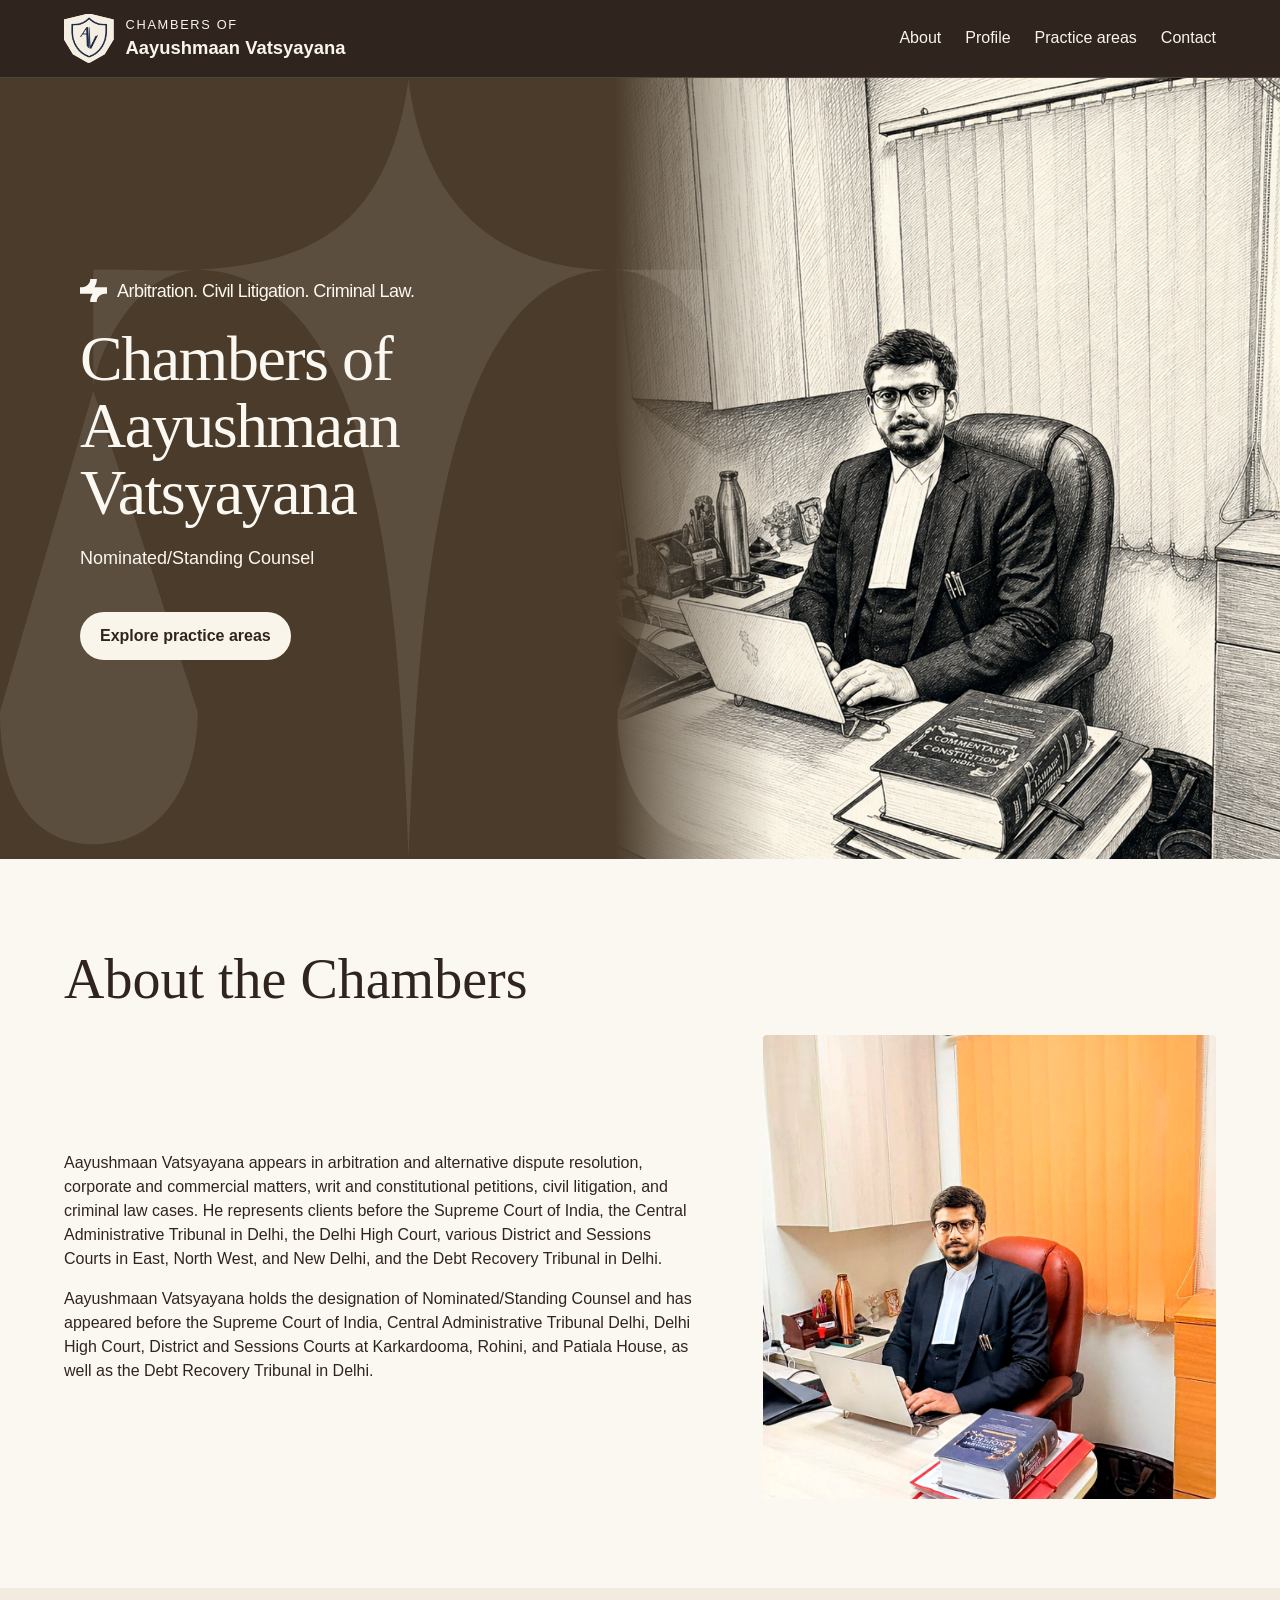
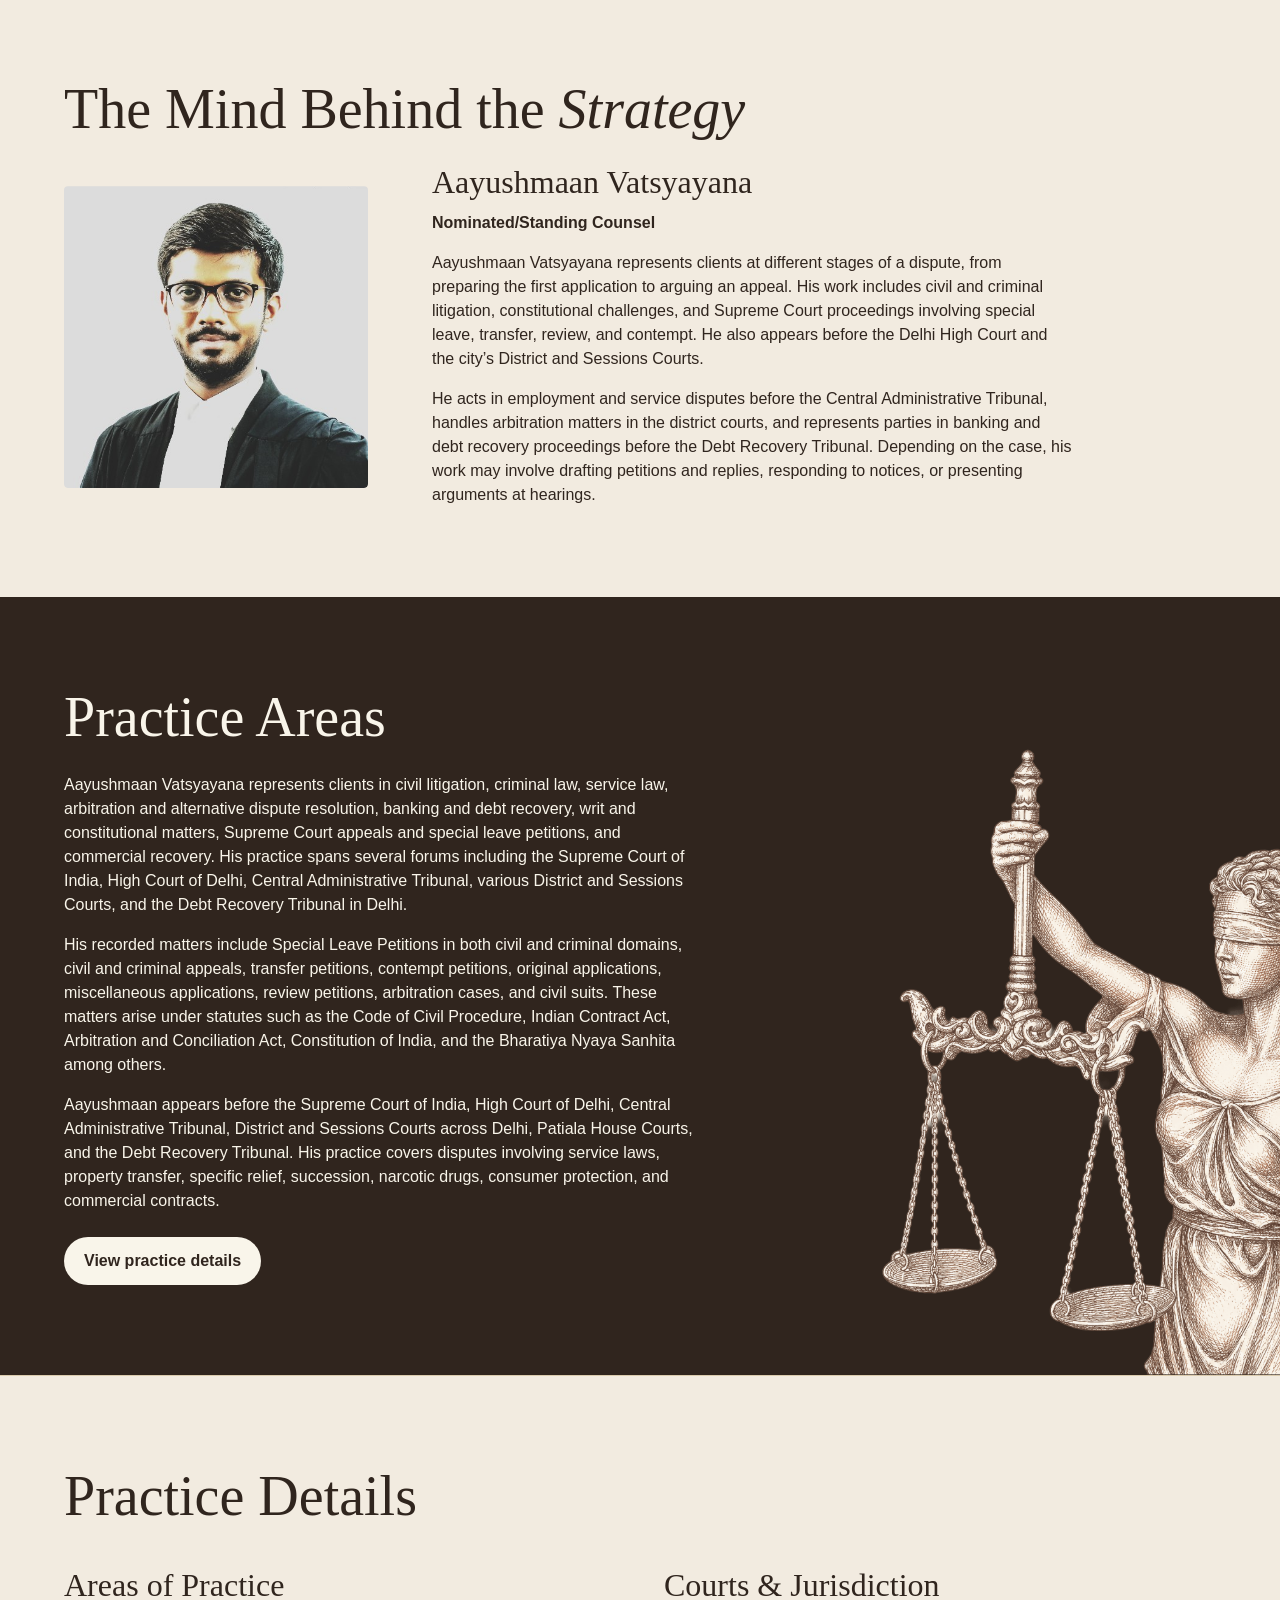
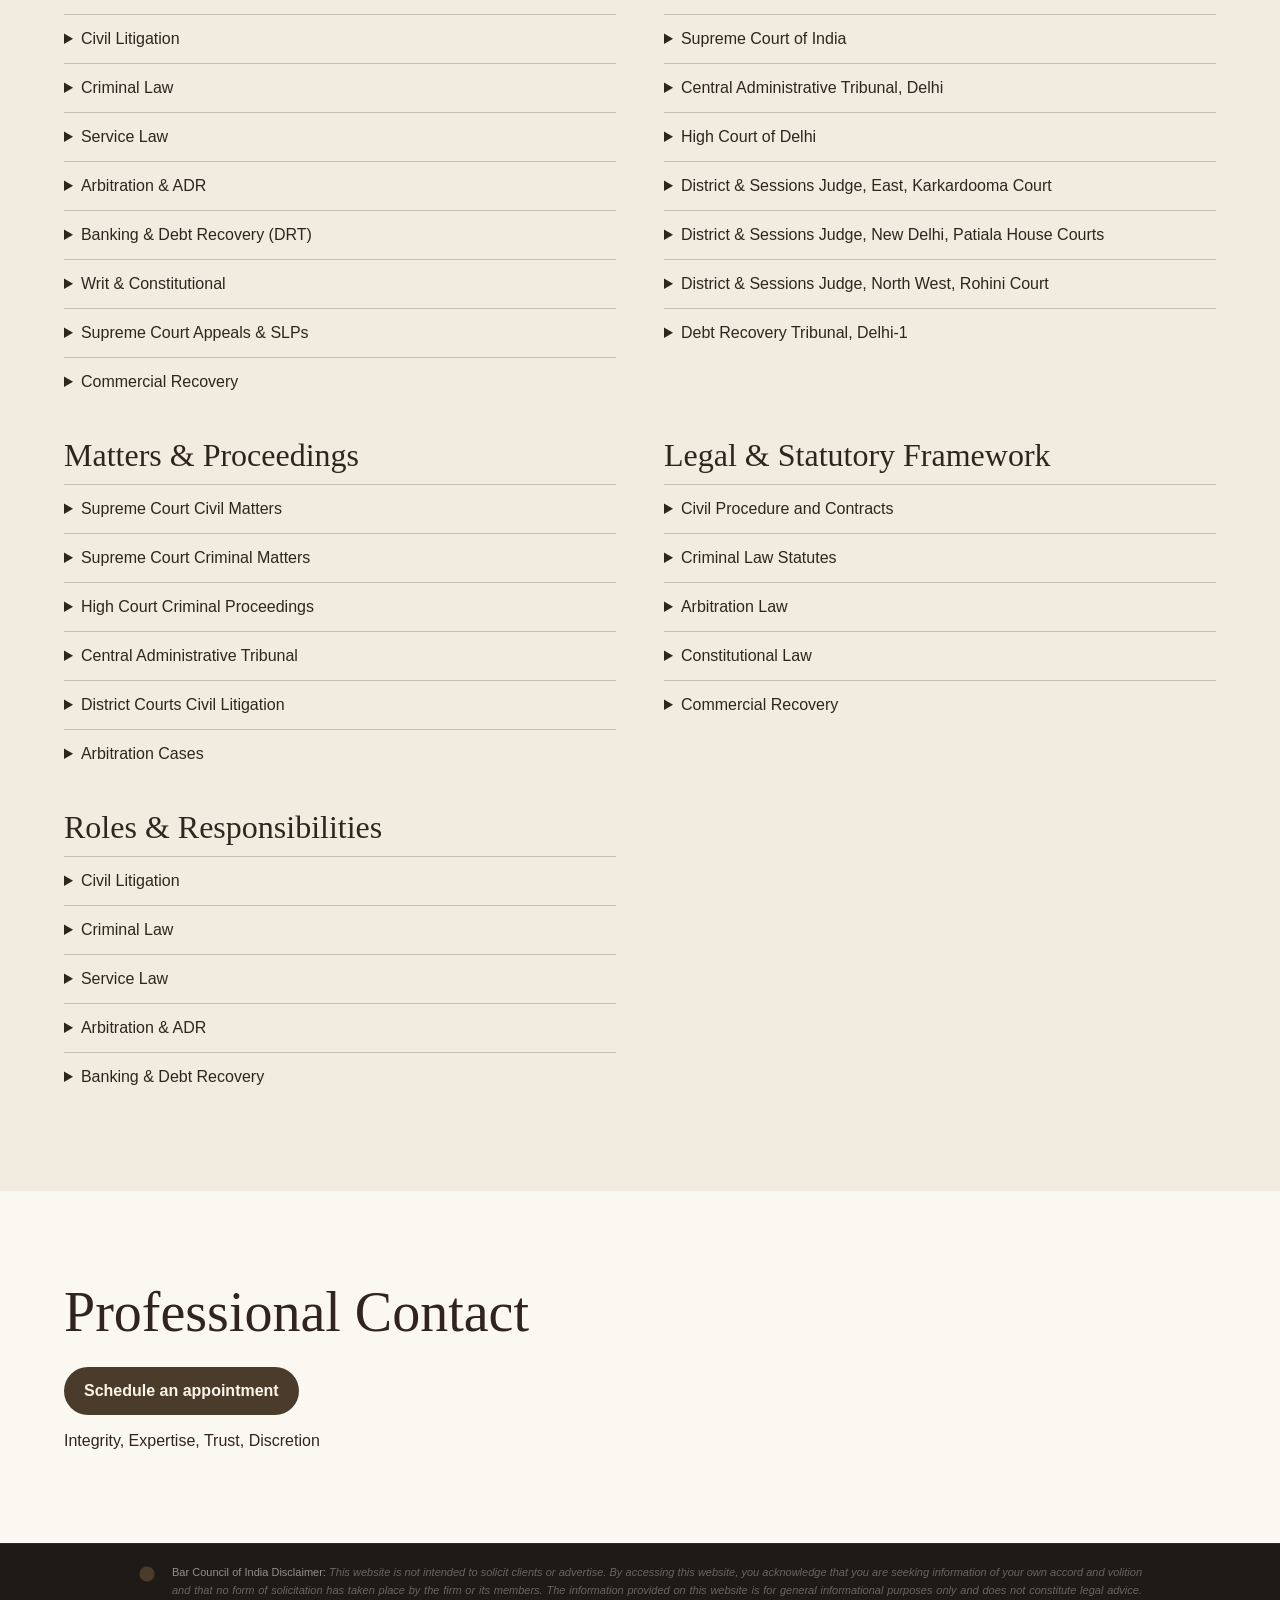
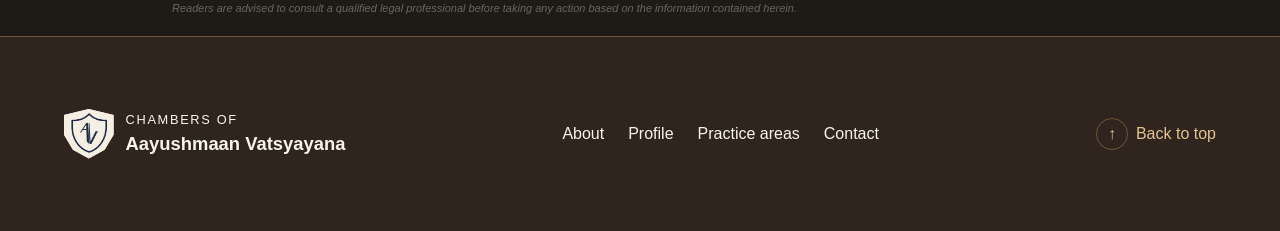
<file: index.html>
<!DOCTYPE html><html lang="en" class="jost_3e36cb27-module__GOVEQa__variable cormorant_garamond_97c65d7c-module__KWVokq__variable h-full"><head><meta charset="utf-8">
<meta http-equiv="Content-Security-Policy" content="default-src &#39;self&#39; data: blob:; script-src &#39;self&#39; &#39;unsafe-inline&#39; &#39;unsafe-eval&#39;; style-src &#39;self&#39; &#39;unsafe-inline&#39;; img-src &#39;self&#39; data: blob:; font-src &#39;self&#39; data:; media-src &#39;self&#39; data: blob:; connect-src &#39;self&#39;; frame-src &#39;self&#39;; worker-src &#39;self&#39; blob:; form-action &#39;self&#39;">


<meta name="viewport" content="width=device-width, initial-scale=1"><link rel="stylesheet" href="./assets/site/_next/static/chunks/3c9st355b9h98.__q189041d8.css" data-precedence="next"><title>Chambers of Aayushmaan Vatsyayana</title><meta name="description" content="Aayushmaan Vatsyayana, Nominated/Standing Counsel. Arbitration. Civil Litigation. Criminal Law."><link rel="icon" href="./assets/site/images/vatsyayana-logo.jpg" type="image/jpeg"><link rel="preload" href="./assets/site/_next/static/chunks/33ex3e_4hazko.__q189041d8.css" as="style"><link rel="stylesheet" href="./brand/brand.css">
<style data-sclf-ua-colours>:where(button,input,select,textarea){color:var(--sar-color-auto-000000, #1e1b16)}:where(input,select,textarea){background-color:var(--sar-color-auto-ffffff, #f5efe2)}</style><style data-sclf-logo-fit>img[data-sclf-logo]{object-fit:contain!important;max-height:100%!important}</style></head>
<body><main>
<section id="hero" class="flex w-full flex-col items-center bg-[#6d2c34] mx-auto" data-sar-section="home/s01-hero" data-sar-type="hero"><header class="home-header">
  <div class="home-header-inner">
    <a class="home-logo" href="#hero" aria-label="Chambers of Aayushmaan Vatsyayana">
      <span class="home-logo-emblem" aria-hidden="true"><img src="./assets/site/images/vatsyayana-logo.jpg" alt="" width="1188" height="750" loading="eager" decoding="async"></span>
      <span class="home-logo-title"><small>Chambers of</small><strong>Aayushmaan Vatsyayana</strong></span>
    </a>
    <nav class="home-desktop-nav" aria-label="Main navigation"><a href="#about-us">About</a><a href="#team">Profile</a><a href="#services">Practice areas</a><a href="#contact" data-open-appointment aria-haspopup="dialog">Contact</a></nav>
    <div class="home-mobile-menu">
      <button class="home-menu-toggle" type="button" aria-label="Open navigation menu" aria-expanded="false" aria-controls="home-mobile-nav">
        <span class="home-menu-icon" aria-hidden="true"><span></span><span></span><span></span></span>
      </button>
      <nav id="home-mobile-nav" aria-label="Mobile navigation" hidden>
        <a href="#hero">Home</a>
        <a href="#about-us">About</a>
        <a href="#services">Services</a>
        <a href="#contact" data-open-appointment aria-haspopup="dialog">Let’s Talk</a>
      </nav>
    </div>
  </div>
</header><div class="relative flex w-full justify-center overflow-hidden bg-[#6d2c34] home-hero-body"><div class="pointer-events-none absolute left-0 top-1/2 hidden -translate-y-1/2 sm:block w-[64%] max-w-[820px] aspect-[805/764]"><img alt="" loading="lazy" decoding="async" data-nimg="fill" class="object-contain object-left" style="position:absolute;height:100%;width:100%;left:0;top:0;right:0;bottom:0;color:transparent" src="./assets/site/images/hero-watermark.__q189041d8.svg"></div><div class="home-hero-engraving"><img src="./assets/site/images/vatsyayana-engraving.png" alt="Engraved portrait of Aayushmaan Vatsyayana at his desk" width="1080" height="1350" loading="eager" decoding="async"></div><div class="home-hero-content relative z-10 flex w-full max-w-[1570px] justify-center md:justify-start items-center px-5 sm:px-8 md:px-12 lg:px-20"><div class="flex home-hero-copy flex-col gap-6 md:gap-10 lg:pl-[34px]"><div class="flex flex-col gap-3 md:gap-5"><div style="opacity: 1; translate: none; rotate: none; scale: none; transform: translate(0px, 0px);" class="flex items-center gap-2.5"><img alt="" loading="lazy" width="27" height="23" decoding="async" data-nimg="1" class="shrink-0 w-5 h-4 md:w-[27px] md:h-[23px]" style="color:transparent" src="./assets/site/images/plus-icon.__q189041d8.svg"><p class="font-jost text-sm md:text-lg font-light tracking-[-0.54px] text-[#f9f5ea]">Arbitration. Civil Litigation. Criminal Law.</p></div><h1 style="opacity: 1; translate: none; rotate: none; scale: none; transform: translate(0px, 0px);" class="font-cormorant text-[42px] sm:text-[56px] md:text-[64px] lg:text-[72px] font-light leading-[1.05] tracking-[-1.5px] text-[#f9f5ea]">Chambers of <br>Aayushmaan Vatsyayana</h1><p class="home-hero-designation font-jost text-[#f9f5ea]">Nominated/Standing Counsel</p></div><div style="opacity: 1; translate: none; rotate: none; scale: none; transform: translate(0px, 0px);"><a class="home-action" href="#services">Explore practice areas</a></div></div></div></div></section>
<section id="about-us" class="home-section "><div class="home-section-inner"><h2>About the Chambers</h2><div class="home-split"><div class="home-prose"><p>Aayushmaan Vatsyayana appears in arbitration and alternative dispute resolution, corporate and commercial matters, writ and constitutional petitions, civil litigation, and criminal law cases. He represents clients before the Supreme Court of India, the Central Administrative Tribunal in Delhi, the Delhi High Court, various District and Sessions Courts in East, North West, and New Delhi, and the Debt Recovery Tribunal in Delhi.</p><p>Aayushmaan Vatsyayana holds the designation of Nominated/Standing Counsel and has appeared before the Supreme Court of India, Central Administrative Tribunal Delhi, Delhi High Court, District and Sessions Courts at Karkardooma, Rohini, and Patiala House, as well as the Debt Recovery Tribunal in Delhi.</p></div><img src="./assets/site/images/vatsyayana-office.png" alt="Aayushmaan Vatsyayana in his chambers" width="1080" height="1350" loading="lazy" decoding="async"></div></div></section>
<section id="team" class="home-section "><div class="home-section-inner"><h2>The Mind Behind the <em>Strategy</em></h2><div class="home-split home-profile"><img src="./assets/site/images/vatsyayana-headshot.jpg" alt="Aayushmaan Vatsyayana" width="500" height="500" loading="lazy" decoding="async"><div class="home-prose"><h3>Aayushmaan Vatsyayana</h3><p class="home-role">Nominated/Standing Counsel</p><p>Aayushmaan Vatsyayana represents clients at different stages of a dispute, from preparing the first application to arguing an appeal. His work includes civil and criminal litigation, constitutional challenges, and Supreme Court proceedings involving special leave, transfer, review, and contempt. He also appears before the Delhi High Court and the city’s District and Sessions Courts.</p><p>He acts in employment and service disputes before the Central Administrative Tribunal, handles arbitration matters in the district courts, and represents parties in banking and debt recovery proceedings before the Debt Recovery Tribunal. Depending on the case, his work may involve drafting petitions and replies, responding to notices, or presenting arguments at hearings.</p></div></div></div></section>
<section id="services" class="home-section home-section-dark"><div class="home-section-inner"><div class="practice-intro"><div><h2>Practice Areas</h2><div class="home-prose"><p>Aayushmaan Vatsyayana represents clients in civil litigation, criminal law, service law, arbitration and alternative dispute resolution, banking and debt recovery, writ and constitutional matters, Supreme Court appeals and special leave petitions, and commercial recovery. His practice spans several forums including the Supreme Court of India, High Court of Delhi, Central Administrative Tribunal, various District and Sessions Courts, and the Debt Recovery Tribunal in Delhi.</p><p>His recorded matters include Special Leave Petitions in both civil and criminal domains, civil and criminal appeals, transfer petitions, contempt petitions, original applications, miscellaneous applications, review petitions, arbitration cases, and civil suits. These matters arise under statutes such as the Code of Civil Procedure, Indian Contract Act, Arbitration and Conciliation Act, Constitution of India, and the Bharatiya Nyaya Sanhita among others.</p><p>Aayushmaan appears before the Supreme Court of India, High Court of Delhi, Central Administrative Tribunal, District and Sessions Courts across Delhi, Patiala House Courts, and the Debt Recovery Tribunal. His practice covers disputes involving service laws, property transfer, specific relief, succession, narcotic drugs, consumer protection, and commercial contracts.</p></div><a class="home-action practice-directory-link" href="#practice-directory">View practice details</a></div>
  <picture class="practice-engraving"><source media="(min-width: 768px)" srcset="./assets/site/_next/image.__q00c6fb45.png"><img alt="" width="1364" height="2050" loading="lazy" decoding="async"></picture>
</div></div></section>
<section id="practice-directory" class="home-section practice-directory" aria-labelledby="practice-directory-title">
  <div class="home-section-inner">
    <h2 id="practice-directory-title">Practice Details</h2>
    <div class="home-disclosure-grid"><div class="home-disclosures"><h3>Areas of Practice</h3><details><summary>Civil Litigation</summary><p>Aayushmaan Vatsyayana appears in civil litigation matters including Special Leave Petitions, civil appeals, transfer petitions, review petitions, civil suits, and curative petitions. His work includes contempt petitions and original applications before the Supreme Court of India and the Central Administrative Tribunal in Delhi, as well as proceedings before the District and Sessions Judge at Patiala House Courts. These matters involve statutes such as the Code of Civil Procedure, Limitation Act, and Indian Contract Act.</p></details><details><summary>Criminal Law</summary><p>He handles criminal law matters including Special Leave Petitions, criminal appeals, miscellaneous criminal applications, and transfer petitions. His appearances are recorded before the Supreme Court of India and the High Court of Delhi, representing petitioners and complainants. These matters are governed by the Bharatiya Nyaya Sanhita, Bharatiya Nagarik Suraksha Sanhita, and Bharatiya Sakshya Adhiniyam.</p></details><details><summary>Service Law</summary><p>Aayushmaan represents clients in service law matters through original applications before the Central Administrative Tribunal in Delhi. His practice covers issues related to appointment, probation, suspension, dismissal, promotion, seniority, and other service-related disputes.</p></details><details><summary>Arbitration &amp; ADR</summary><p>His arbitration practice includes arbitration cases before the District and Sessions Judge at Rohini Court, Delhi. These matters fall under the Arbitration and Conciliation Act and the Code of Civil Procedure.</p></details><details><summary>Banking &amp; Debt Recovery (DRT)</summary><p>He appears in securitisation applications before the Debt Recovery Tribunal, Delhi-1, handling matters related to banking and debt recovery.</p></details><details><summary>Writ &amp; Constitutional</summary><p>Aayushmaan handles writ petitions before the Supreme Court of India involving constitutional issues governed by the Constitution of India.</p></details><details><summary>Supreme Court Appeals &amp; SLPs</summary><p>He appears in Special Leave Petitions, civil appeals, and transfer petitions before the Supreme Court of India, representing clients in appellate matters.</p></details><details><summary>Commercial Recovery</summary><p>His commercial recovery practice involves civil suits before the District and Sessions Judge, Delhi, dealing with matters under the Indian Contract Act, Specific Relief Act, and Companies Act.</p></details></div><div class="home-disclosures"><h3>Courts &amp; Jurisdiction</h3><details><summary>Supreme Court of India</summary><p>Aayushmaan Vatsyayana appears in Special Leave Petitions and Criminal Appeals, as well as Transfer Petitions and Special Leave Petitions in civil matters before the Supreme Court of India. His practice here covers criminal law, civil litigation, and writ and constitutional matters.</p></details><details><summary>Central Administrative Tribunal, Delhi</summary><p>He represents clients in Miscellaneous Applications and Original Applications before the Central Administrative Tribunal in Delhi, focusing on service law matters.</p></details><details><summary>High Court of Delhi</summary><p>Vatsyayana appears in criminal miscellaneous matters before the High Court of Delhi, engaging with the criminal law practice area.</p></details><details><summary>District &amp; Sessions Judge, East, Karkardooma Court</summary><p>He appears before the District &amp; Sessions Judge at Karkardooma Court, East District, Delhi, handling matters within his practice scope.</p></details><details><summary>District &amp; Sessions Judge, New Delhi, Patiala House Courts</summary><p>His practice includes civil suits before the District and Sessions Judge at Patiala House Courts, New Delhi, within the civil litigation domain.</p></details><details><summary>District &amp; Sessions Judge, North West, Rohini Court</summary><p>Vatsyayana appears in arbitration cases before the District &amp; Sessions Judge at Rohini Court, North West Delhi, working within arbitration and alternative dispute resolution.</p></details><details><summary>Debt Recovery Tribunal, Delhi-1</summary><p>He represents matters involving securitisation applications before the Debt Recovery Tribunal, Delhi-1, focusing on banking and debt recovery.</p></details></div><div class="home-disclosures"><h3>Matters &amp; Proceedings</h3><details><summary>Supreme Court Civil Matters</summary><p>Aayushmaan Vatsyayana appears in Special Leave Petitions, Civil Appeals, Transfer Petitions, Review Petitions, and Miscellaneous Applications within civil litigation before the Supreme Court of India in New Delhi. He also represents clients in Contempt Petitions before this court.</p></details><details><summary>Supreme Court Criminal Matters</summary><p>His practice includes Special Leave Petitions, Criminal Appeals, Transfer Petitions, and related Miscellaneous Applications in criminal law before the Supreme Court of India, New Delhi.</p></details><details><summary>High Court Criminal Proceedings</summary><p>He appears in Criminal Miscellaneous matters before the High Court of Delhi, Delhi, involving various aspects of criminal law.</p></details><details><summary>Central Administrative Tribunal</summary><p>Aayushmaan Vatsyayana handles Original Applications and Miscellaneous Applications before the Central Administrative Tribunal, Delhi, focusing on service law matters.</p></details><details><summary>District Courts Civil Litigation</summary><p>His work includes Civil Suits before the District and Sessions Judge at Patiala House Courts, New Delhi, categorized under commercial civil matters.</p></details><details><summary>Arbitration Cases</summary><p>He represents parties in Arbitration Cases before the District and Sessions Judge at North West, Rohini Court, Delhi, under arbitration proceedings.</p></details></div><div class="home-disclosures"><h3>Legal &amp; Statutory Framework</h3><details><summary>Civil Procedure and Contracts</summary><p>His civil litigation practice involves the Code of Civil Procedure, 1908, the Limitation Act, 1963, and the Indian Contract Act, 1872.</p></details><details><summary>Criminal Law Statutes</summary><p>Criminal law matters in his practice are governed by the Bharatiya Nyaya Sanhita, 2023, the Bharatiya Nagarik Suraksha Sanhita, 2023, and the Bharatiya Sakshya Adhiniyam, 2023.</p></details><details><summary>Arbitration Law</summary><p>Arbitration and related dispute resolution matters fall under the Arbitration and Conciliation Act, 1996.</p></details><details><summary>Constitutional Law</summary><p>His work in writ and constitutional matters involves the Constitution of India.</p></details><details><summary>Commercial Recovery</summary><p>Commercial recovery proceedings in his practice are governed by the Specific Relief Act, 1963, and the Companies Act, 2013.</p></details></div><div class="home-disclosures"><h3>Roles &amp; Responsibilities</h3><details><summary>Civil Litigation</summary><p>Represents parties in contempt petitions, original applications, and review petitions before the Supreme Court and the Central Administrative Tribunal, Delhi, managing pleadings, notices, and arguments.</p></details><details><summary>Criminal Law</summary><p>Acts for petitioners and complainants in special leave petitions, criminal appeals, and miscellaneous criminal applications before the Supreme Court and Delhi High Court.</p></details><details><summary>Service Law</summary><p>Engages in service law matters, representing clients in relevant proceedings.</p></details><details><summary>Arbitration &amp; ADR</summary><p>Handles arbitration cases before the District &amp; Sessions Judge, overseeing petitions, notices, replies, and hearings.</p></details><details><summary>Banking &amp; Debt Recovery</summary><p>Appears in banking and debt recovery matters before the Debt Recovery Tribunal, managing procedural stages and hearings.</p></details></div></div></div></section>
<section id="contact" class="home-section "><div class="home-section-inner"><h2>Professional Contact</h2><button class="home-action" type="button" data-open-appointment aria-haspopup="dialog">Schedule an appointment</button><p>Integrity, Expertise, Trust, Discretion</p></div></section>
</main>
<section class="flex w-full flex-col items-center justify-center border-t border-[rgba(184,147,90,0.15)] bg-[#111] px-5 sm:px-8 md:px-16 lg:px-[138px] py-[19px] mx-auto" data-sar-section="home/s11-content" data-sar-type="content"><div class="flex w-full items-start gap-3 md:gap-4"><img alt="" loading="lazy" width="18" height="18" decoding="async" data-nimg="1" class="mt-0.5 shrink-0" style="color:transparent" src="./assets/site/images/disclaimer-icon.__q189041d8.svg"><p class="text-justify font-jost text-[11px] leading-[18.15px]"><span class="font-medium text-white/55">Bar Council of India Disclaimer:</span><span class="font-light italic text-white/35"> This website is not intended to solicit clients or advertise. By accessing this website, you acknowledge that you are seeking information of your own accord and volition and that no form of solicitation has taken place by the firm or its members. The information provided on this website is for general informational purposes only and does not constitute legal advice. Readers are advised to consult a qualified legal professional before taking any action based on the information contained herein.</span></p></div></section>
<footer class="home-footer"><div class="home-footer-inner"><a class="home-logo" href="#hero" aria-label="Chambers of Aayushmaan Vatsyayana">
      <span class="home-logo-emblem" aria-hidden="true"><img src="./assets/site/images/vatsyayana-logo.jpg" alt="" width="1188" height="750" loading="eager" decoding="async"></span>
      <span class="home-logo-title"><small>Chambers of</small><strong>Aayushmaan Vatsyayana</strong></span>
    </a><nav aria-label="Footer navigation"><a href="#about-us">About</a><a href="#team">Profile</a><a href="#services">Practice areas</a><a href="#contact" data-open-appointment aria-haspopup="dialog">Contact</a></nav><a class="home-back-top" href="#hero"><span aria-hidden="true">↑</span> Back to top</a></div></footer>

<dialog id="appointment-dialog" class="appointment-dialog" aria-labelledby="appointment-title">
  <div class="appointment-heading">
    <div>
      <h2 id="appointment-title">Schedule an <em>Appointment</em></h2>
      <p>Prepare a request to send via LinkedIn.</p>
    </div>
    <form method="dialog"><button class="appointment-close" aria-label="Close appointment form">&times;</button></form>
  </div>
  <div class="appointment-body">
    <form id="appointment-form" class="appointment-fields" method="dialog">
      <label>Full name<input name="name" autocomplete="name" required autofocus></label>
      <label>Mobile number<input name="phone" type="tel" autocomplete="tel" placeholder="+91 00000 00000" required></label>
      <label class="appointment-wide">Email address<input name="email" type="email" autocomplete="email" required></label>
      <label class="appointment-wide">Matter type
        <select name="matter" required>
          <option value="">Select area of practice</option>
          <option>Civil Litigation</option><option>Criminal Law</option><option>Service Law</option>
          <option>Arbitration &amp; ADR</option><option>Banking &amp; Debt Recovery</option>
          <option>Writ &amp; Constitutional</option><option>Supreme Court Appeals &amp; SLPs</option>
          <option>Commercial Recovery</option><option>Other</option>
        </select>
      </label>
      <label>Preferred date<input name="date" type="date" required></label>
      <label>Preferred time (IST)
        <select name="time" required>
          <option value="">Select a time slot</option>
          <option>Morning (9 am–12 pm)</option>
          <option>Afternoon (12–4 pm)</option>
          <option>Evening (4–7 pm)</option>
        </select>
      </label>
      <label class="appointment-wide">Brief description (optional)<textarea name="description" rows="3" maxlength="1200"></textarea></label>
      <button class="home-action appointment-wide" type="submit">Prepare appointment request</button>
    </form>
    <div id="appointment-draft" class="appointment-draft" hidden>
      <label for="appointment-message">Your request</label>
      <textarea id="appointment-message" rows="8" readonly></textarea>
      <div class="appointment-actions">
        <button type="button" class="home-action" id="appointment-copy">Copy request</button>
        <a href="https://www.linkedin.com/in/aayushmaan-vatsyayana-6444554b" target="_blank" rel="noopener">Open LinkedIn</a>
      </div>
      <p id="appointment-status" role="status">Copy the request and paste it into a LinkedIn message to send it.</p>
    </div>
  </div>
</dialog>
<script src="./runtime/homepage.js" defer></script>
</body></html>
</file>
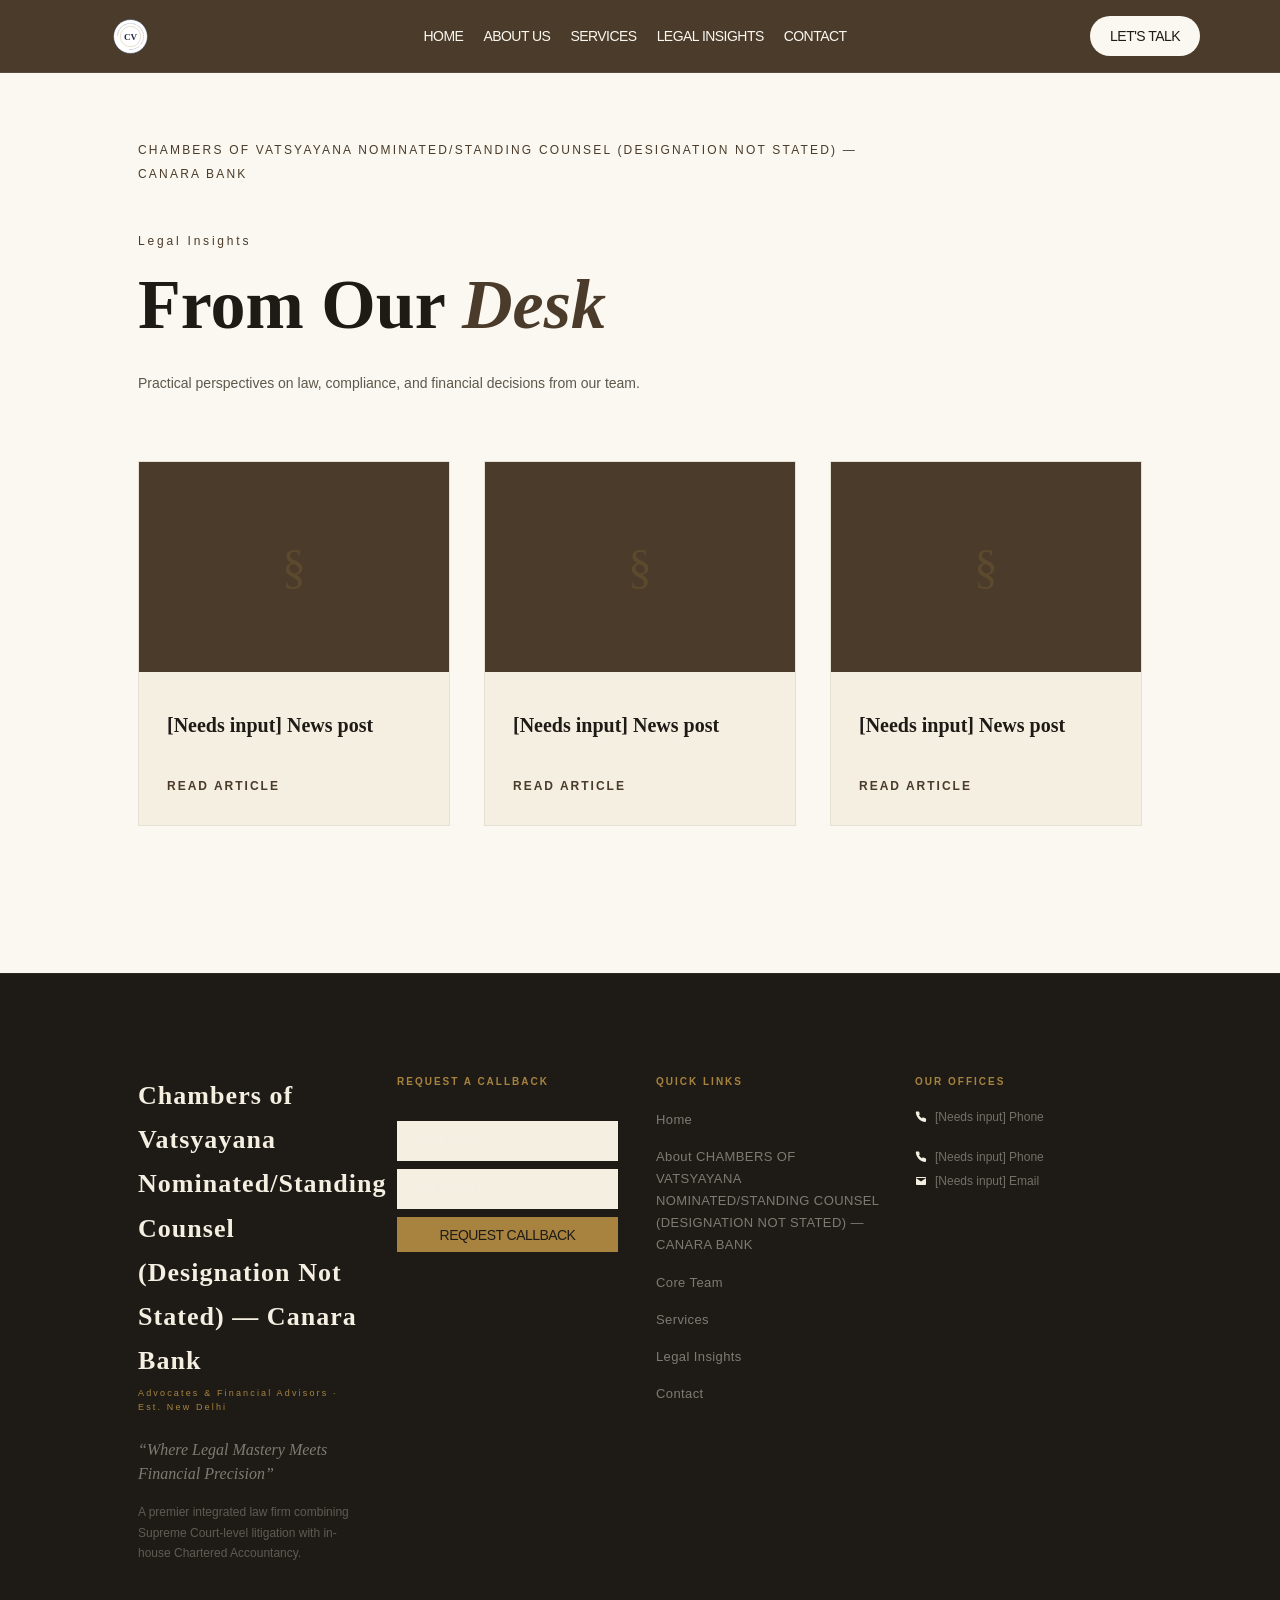
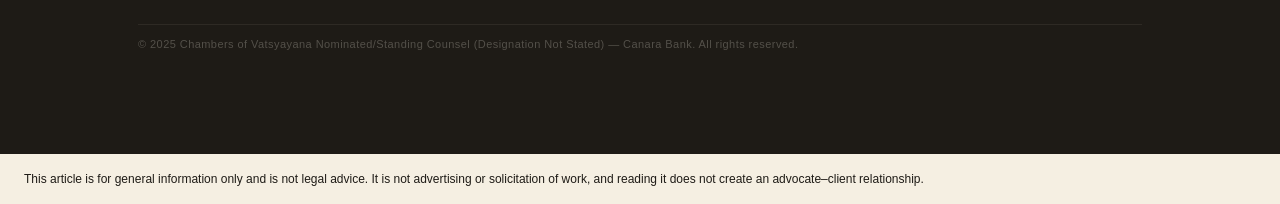
<file: blog/index.html>
<!DOCTYPE html><html lang="en" class="jost_3e36cb27-module__GOVEQa__variable cormorant_garamond_97c65d7c-module__KWVokq__variable h-full"><head><meta charset="utf-8">
<meta http-equiv="Content-Security-Policy" content="default-src &#39;self&#39; data: blob:; script-src &#39;self&#39; &#39;unsafe-inline&#39; &#39;unsafe-eval&#39;; style-src &#39;self&#39; &#39;unsafe-inline&#39;; img-src &#39;self&#39; data: blob:; font-src &#39;self&#39; data:; media-src &#39;self&#39; data: blob:; connect-src &#39;self&#39;; frame-src &#39;self&#39;; worker-src &#39;self&#39; blob:; form-action &#39;self&#39;">


<meta name="viewport" content="width=device-width, initial-scale=1"><link rel="stylesheet" href="../assets/site/_next/static/chunks/3c9st355b9h98.__q189041d8.css" data-precedence="next"><link rel="preload" as="script" fetchpriority="low" href="../assets/site/_next/static/chunks/0iq1i69206cyl.__q189041d8.js"><title>Chambers of Vatsyayana Nominated/Standing Counsel (Designation Not Stated) — Canara Bank</title><meta name="description" content="Counsel grounded in the law&#39;s long tradition."><link rel="icon" href="data:image/svg+xml,%3Csvg%20xmlns%3D%22http%3A%2F%2Fwww.w3.org%2F2000%2Fsvg%22%20width%3D%22200%22%20height%3D%22200%22%20viewBox%3D%220%200%20200%20200%22%3E%3Cdefs%3E%3Cpath%20id%3D%22scl-monogram-ring%22%20d%3D%22M26%2C100a74%2C74%200%201%2C1%20148%2C0a74%2C74%200%201%2C1%20-148%2C0%22%2F%3E%3C%2Fdefs%3E%3Ccircle%20cx%3D%22100%22%20cy%3D%22100%22%20r%3D%2297%22%20fill%3D%22white%22%20stroke%3D%22%231f2a44%22%20stroke-width%3D%223%22%2F%3E%3Ccircle%20cx%3D%22100%22%20cy%3D%22100%22%20r%3D%2258%22%20fill%3D%22none%22%20stroke%3D%22%23a8833f%22%20stroke-width%3D%221.5%22%2F%3E%3Ctext%20font-family%3D%22%26apos%3BCormorant%20Garamond%26apos%3B%2C%20Georgia%2C%20%26apos%3BTimes%20New%20Roman%26apos%3B%2C%20serif%22%20font-size%3D%227%22%20letter-spacing%3D%221.26%22%20fill%3D%22%231f2a44%22%3E%3CtextPath%20href%3D%22%23scl-monogram-ring%22%20startOffset%3D%2225%25%22%20text-anchor%3D%22middle%22%20dominant-baseline%3D%22middle%22%3ECHAMBERS%20OF%20VATSYAYANA%20%C2%B7%20NOMINATED%2FSTANDING%20COUNSEL%20(DESIGNATION%20NOT%20STATED)%20%E2%80%94%20CANARA%20BANK%3C%2FtextPath%3E%3C%2Ftext%3E%3Ctext%20x%3D%22100%22%20y%3D%22100%22%20text-anchor%3D%22middle%22%20dominant-baseline%3D%22central%22%20font-family%3D%22%26apos%3BCormorant%20Garamond%26apos%3B%2C%20Georgia%2C%20%26apos%3BTimes%20New%20Roman%26apos%3B%2C%20serif%22%20font-size%3D%2252%22%20font-weight%3D%22600%22%20fill%3D%22%231f2a44%22%3ECV%3C%2Ftext%3E%3C%2Fsvg%3E"><link rel="preload" href="../assets/site/_next/static/chunks/33ex3e_4hazko.__q189041d8.css" as="style"><link rel="stylesheet" href="../brand/brand.css">
<style data-sclf-ua-colours>:where(button,input,select,textarea){color:var(--sar-color-auto-000000, #1e1b16)}:where(input,select,textarea){background-color:var(--sar-color-auto-ffffff, #f5efe2)}</style><style data-sclf-logo-fit>img[data-sclf-logo]{object-fit:contain!important;max-height:100%!important}</style></head><body class="min-h-full flex flex-col bg-white"><div hidden=""></div><div class="min-h-screen bg-[#f8f3eb] text-[#1a1a1a]"><header class="sticky top-0 z-50 border-b border-white/10 bg-[#6b1f2a]" data-sar-section="blog/s01-navigation" data-sar-type="navigation"><div class="mx-auto flex w-full max-w-[1570px] items-center justify-between px-5 py-4 sm:px-8 md:px-12 lg:px-20"><a class="inline-flex items-center" href="../index.html"><button type="button" class="inline-flex cursor-pointer items-center gap-2.5 transition-opacity duration-200 hover:opacity-80" aria-label="Go to home"><img alt="CHAMBERS OF VATSYAYANA NOMINATED/STANDING COUNSEL (DESIGNATION NOT STATED) — CANARA BANK" width="100" height="35" decoding="async" data-nimg="1" class="h-[35px] w-[100px] object-contain transition-opacity duration-200 hover:opacity-80" style="color:transparent" src="data:image/svg+xml,%3Csvg%20xmlns%3D%22http%3A%2F%2Fwww.w3.org%2F2000%2Fsvg%22%20width%3D%22200%22%20height%3D%22200%22%20viewBox%3D%220%200%20200%20200%22%3E%3Cdefs%3E%3Cpath%20id%3D%22scl-monogram-ring%22%20d%3D%22M26%2C100a74%2C74%200%201%2C1%20148%2C0a74%2C74%200%201%2C1%20-148%2C0%22%2F%3E%3C%2Fdefs%3E%3Ccircle%20cx%3D%22100%22%20cy%3D%22100%22%20r%3D%2297%22%20fill%3D%22white%22%20stroke%3D%22%231f2a44%22%20stroke-width%3D%223%22%2F%3E%3Ccircle%20cx%3D%22100%22%20cy%3D%22100%22%20r%3D%2258%22%20fill%3D%22none%22%20stroke%3D%22%23a8833f%22%20stroke-width%3D%221.5%22%2F%3E%3Ctext%20font-family%3D%22%26apos%3BCormorant%20Garamond%26apos%3B%2C%20Georgia%2C%20%26apos%3BTimes%20New%20Roman%26apos%3B%2C%20serif%22%20font-size%3D%227%22%20letter-spacing%3D%221.26%22%20fill%3D%22%231f2a44%22%3E%3CtextPath%20href%3D%22%23scl-monogram-ring%22%20startOffset%3D%2225%25%22%20text-anchor%3D%22middle%22%20dominant-baseline%3D%22middle%22%3ECHAMBERS%20OF%20VATSYAYANA%20%C2%B7%20NOMINATED%2FSTANDING%20COUNSEL%20(DESIGNATION%20NOT%20STATED)%20%E2%80%94%20CANARA%20BANK%3C%2FtextPath%3E%3C%2Ftext%3E%3Ctext%20x%3D%22100%22%20y%3D%22100%22%20text-anchor%3D%22middle%22%20dominant-baseline%3D%22central%22%20font-family%3D%22%26apos%3BCormorant%20Garamond%26apos%3B%2C%20Georgia%2C%20%26apos%3BTimes%20New%20Roman%26apos%3B%2C%20serif%22%20font-size%3D%2252%22%20font-weight%3D%22600%22%20fill%3D%22%231f2a44%22%3ECV%3C%2Ftext%3E%3C%2Fsvg%3E" data-sclf-logo=""></button></a><nav class="hidden items-center gap-5 md:flex"><a class="font-jost text-sm font-normal uppercase tracking-[-0.54px] text-[#f9f5ea] transition-opacity duration-200 hover:opacity-80" href="../index.html">Home</a><a class="font-jost text-sm font-normal uppercase tracking-[-0.54px] text-[#f9f5ea] transition-opacity duration-200 hover:opacity-80" href="../index.html#about-us">About Us</a><a class="font-jost text-sm font-normal uppercase tracking-[-0.54px] text-[#f9f5ea] transition-opacity duration-200 hover:opacity-80" href="../index.html#services">Services</a><a class="font-jost text-sm font-normal uppercase tracking-[-0.54px] text-[#f9f5ea] transition-opacity duration-200 hover:opacity-80" href="../blog/index.html">Legal Insights</a><a class="font-jost text-sm font-normal uppercase tracking-[-0.54px] text-[#f9f5ea] transition-opacity duration-200 hover:opacity-80" href="../index.html#contact">Contact</a></nav><a class="rounded-full bg-[#f9f5ea] px-5 py-2.5 font-jost text-sm font-normal uppercase tracking-[-0.54px] text-[#1a1a1a] transition-all duration-200 hover:bg-white" href="../index.html#contact">Let&#39;s talk</a></div></header>
<div class="w-full" data-sar-section="blog/s02-hero" data-sar-type="hero"><main class="min-h-screen bg-[#f8f3eb] px-5 py-16 sm:px-8 md:px-16 lg:px-[138px]"><div class="mx-auto flex w-full max-w-[1280px] flex-col gap-12 md:gap-16"><header class="max-w-[720px]"><a class="font-jost text-xs uppercase tracking-[2.2px] text-[#6b1f2a] transition-colors hover:text-[#b8935a]" href="../index.html">Chambers of Vatsyayana Nominated/Standing Counsel (Designation Not Stated) — Canara Bank</a><p class="mt-12 font-jost text-xs tracking-[2.8px] text-[#b8935a]">Legal Insights</p><h1 class="mt-3 font-cormorant text-[48px] font-semibold leading-tight text-[#1a1a1a] md:text-[70px]">From Our <span class="italic text-[#6b1f2a]">Desk</span></h1><p class="mt-5 max-w-[620px] font-jost text-sm font-light leading-7 text-[#777]">Practical perspectives on law, compliance, and financial decisions from our team.</p></header><div class="grid grid-cols-1 gap-6 sm:grid-cols-2 lg:grid-cols-3 md:gap-[34px]"><article class="group overflow-hidden border border-black/[0.07] bg-white transition-shadow duration-300 hover:shadow-xl"><a class="block" href="../blog/the-security-cheque-trap/index.html"><div class="relative h-[210px] overflow-hidden"><img alt="" loading="lazy" decoding="async" data-nimg="fill" class="blog-img-zoom object-cover" style="position:absolute;height:100%;width:100%;left:0;top:0;right:0;bottom:0;color:transparent" sizes="100vw" src="data:image/svg+xml,%3Csvg%20xmlns%3D%22http%3A%2F%2Fwww.w3.org%2F2000%2Fsvg%22%20viewBox%3D%220%200%2016%209%22%3E%3Crect%20width%3D%2216%22%20height%3D%229%22%20fill%3D%22%234a3b2a%22%2F%3E%3C%2Fsvg%3E"><span class="absolute left-1/2 top-1/2 -translate-x-1/2 -translate-y-1/2 font-cormorant text-[48px] font-light text-[rgba(184,147,90,0.2)]">§</span><span class="absolute bottom-4 left-4 bg-[#6b1f2a] px-2.5 py-1.5 font-jost text-xs font-semibold uppercase tracking-[2.2px] text-white"></span></div><div class="p-6 md:p-7"><p class="font-jost text-xs font-semibold uppercase tracking-[2.2px] text-[#aaa]"></p><h2 class="mt-3 font-cormorant text-xl font-semibold leading-[26px] text-[#1a1a1a] transition-colors duration-200 group-hover:text-[#6b1f2a]">[Needs input] News post</h2><p class="mt-4 font-jost text-[13px] font-light leading-[22.75px] text-[#777]"></p><span class="mt-6 inline-block font-jost text-xs font-semibold uppercase tracking-[2px] text-[#b8935a]">Read article</span></div></a></article><article class="group overflow-hidden border border-black/[0.07] bg-white transition-shadow duration-300 hover:shadow-xl"><a class="block" href="../blog/the-stop-payment-myth/index.html"><div class="relative h-[210px] overflow-hidden"><img alt="" loading="lazy" decoding="async" data-nimg="fill" class="blog-img-zoom object-cover" style="position:absolute;height:100%;width:100%;left:0;top:0;right:0;bottom:0;color:transparent" sizes="100vw" src="data:image/svg+xml,%3Csvg%20xmlns%3D%22http%3A%2F%2Fwww.w3.org%2F2000%2Fsvg%22%20viewBox%3D%220%200%2016%209%22%3E%3Crect%20width%3D%2216%22%20height%3D%229%22%20fill%3D%22%234a3b2a%22%2F%3E%3C%2Fsvg%3E"><span class="absolute left-1/2 top-1/2 -translate-x-1/2 -translate-y-1/2 font-cormorant text-[48px] font-light text-[rgba(184,147,90,0.2)]">§</span><span class="absolute bottom-4 left-4 bg-[#6b1f2a] px-2.5 py-1.5 font-jost text-xs font-semibold uppercase tracking-[2.2px] text-white"></span></div><div class="p-6 md:p-7"><p class="font-jost text-xs font-semibold uppercase tracking-[2.2px] text-[#aaa]"></p><h2 class="mt-3 font-cormorant text-xl font-semibold leading-[26px] text-[#1a1a1a] transition-colors duration-200 group-hover:text-[#6b1f2a]">[Needs input] News post</h2><p class="mt-4 font-jost text-[13px] font-light leading-[22.75px] text-[#777]"></p><span class="mt-6 inline-block font-jost text-xs font-semibold uppercase tracking-[2px] text-[#b8935a]">Read article</span></div></a></article><article class="group overflow-hidden border border-black/[0.07] bg-white transition-shadow duration-300 hover:shadow-xl"><a class="block" href="../blog/the-jurisdiction-carousel/index.html"><div class="relative h-[210px] overflow-hidden"><img alt="" loading="lazy" decoding="async" data-nimg="fill" class="blog-img-zoom object-cover" style="position:absolute;height:100%;width:100%;left:0;top:0;right:0;bottom:0;color:transparent" sizes="100vw" src="data:image/svg+xml,%3Csvg%20xmlns%3D%22http%3A%2F%2Fwww.w3.org%2F2000%2Fsvg%22%20viewBox%3D%220%200%2016%209%22%3E%3Crect%20width%3D%2216%22%20height%3D%229%22%20fill%3D%22%234a3b2a%22%2F%3E%3C%2Fsvg%3E"><span class="absolute left-1/2 top-1/2 -translate-x-1/2 -translate-y-1/2 font-cormorant text-[48px] font-light text-[rgba(184,147,90,0.2)]">§</span><span class="absolute bottom-4 left-4 bg-[#6b1f2a] px-2.5 py-1.5 font-jost text-xs font-semibold uppercase tracking-[2.2px] text-white"></span></div><div class="p-6 md:p-7"><p class="font-jost text-xs font-semibold uppercase tracking-[2.2px] text-[#aaa]"></p><h2 class="mt-3 font-cormorant text-xl font-semibold leading-[26px] text-[#1a1a1a] transition-colors duration-200 group-hover:text-[#6b1f2a]">[Needs input] News post</h2><p class="mt-4 font-jost text-[13px] font-light leading-[22.75px] text-[#777]"></p><span class="mt-6 inline-block font-jost text-xs font-semibold uppercase tracking-[2px] text-[#b8935a]">Read article</span></div></a></article></div></div></main></div>
<footer class="relative flex w-full flex-col border-t border-white/[0.06] bg-[#111] px-5 sm:px-8 md:px-16 lg:px-[138px] py-14 md:py-[100px] mx-auto overflow-hidden" data-sar-section="blog/s03-footer" data-sar-type="footer"><div class="flex w-full flex-col gap-10 md:gap-[61px]"><div class="grid grid-cols-1 sm:grid-cols-2 lg:grid-cols-4 gap-10 md:gap-8"><div data-reveal="true" class="sm:col-span-2 lg:col-span-1 max-w-[318px]" style="translate: none; rotate: none; scale: none; transform: translate(0px, 0px); opacity: 1;"><p class="font-cormorant text-[22px] md:text-[26px] font-semibold leading-[44.2px] tracking-[1.04px] text-white">Chambers of Vatsyayana Nominated/Standing Counsel (Designation Not Stated) — Canara Bank</p><p class="mt-1 font-jost text-[9px] tracking-[2.16px] text-[#b8935a]">Advocates &amp; Financial Advisors · Est. New Delhi</p><p class="mt-6 font-cormorant text-base italic leading-6 text-white/45">“Where Legal Mastery Meets Financial Precision”</p><p class="mt-4 font-jost text-xs font-light leading-[20.4px] text-white/30">A premier integrated law firm combining Supreme Court-level litigation with in-house Chartered Accountancy.</p></div><div data-reveal="true" class="w-full lg:w-[221px]" style="translate: none; rotate: none; scale: none; transform: translate(0px, 0px); opacity: 1;"><p class="font-jost text-[10px] font-semibold uppercase tracking-[2px] text-[#b8935a]">Request a Callback</p><input type="text" placeholder="Your Name" class="input-gold mt-6 md:mt-8 block h-10 w-full border border-white/10 bg-white/[0.05] px-3.5 font-jost text-xs text-white placeholder:text-white/25"><input type="tel" placeholder="Mobile Number" class="input-gold mt-2 block h-10 w-full border border-white/10 bg-white/[0.05] px-3.5 font-jost text-xs text-white placeholder:text-white/25"><button type="button" class="cursor-pointer mt-2 h-[35px] w-full bg-[#b8935a] font-jost text-sm uppercase tracking-[-0.54px] text-[#1a1a1a] transition-all duration-200 hover:bg-[#c9a46b] hover:shadow-md active:scale-[0.98]">Request Callback</button></div><div data-reveal="true" style="translate: none; rotate: none; scale: none; transform: translate(0px, 0px); opacity: 1;"><p class="font-jost text-[10px] font-semibold uppercase tracking-[2px] text-[#b8935a]">Quick Links</p><ul class="mt-5 space-y-[15px] font-jost text-[13px] font-light leading-[22.1px] tracking-[0.39px] text-white/45"><li><a class="transition-colors duration-200 hover:text-white/70" href="#">Home</a></li><li><a class="transition-colors duration-200 hover:text-white/70" href="#about-us">About CHAMBERS OF VATSYAYANA NOMINATED/STANDING COUNSEL (DESIGNATION NOT STATED) — CANARA BANK</a></li><li><a class="transition-colors duration-200 hover:text-white/70" href="#team">Core Team</a></li><li><a class="transition-colors duration-200 hover:text-white/70" href="#services">Services</a></li><li><a class="transition-colors duration-200 hover:text-white/70" href="#blogs">Legal Insights</a></li><li><a class="transition-colors duration-200 hover:text-white/70" href="#contact">Contact</a></li></ul></div><div data-reveal="true" style="translate: none; rotate: none; scale: none; transform: translate(0px, 0px); opacity: 1;"><p class="font-jost text-[10px] font-semibold uppercase tracking-[2px] text-[#b8935a]">Our Offices</p><div class="mt-5 space-y-6"><div><p class="font-jost text-[11px] tracking-[1.1px] text-white/55"></p><p class="font-jost text-xs font-light leading-[20.4px] text-white/40"></p><div class="mt-2 flex items-center gap-2"><img alt="" loading="lazy" width="12" height="12" decoding="async" data-nimg="1" style="color:transparent" src="../assets/site/images/footer-phone.__q189041d8.svg"><span class="font-jost text-xs font-light text-white/40 transition-colors hover:text-white/60">[Needs input] Phone</span></div></div><div><p class="font-jost text-[11px] tracking-[1.1px] text-white/55"></p><p class="font-jost text-xs font-light leading-[20.4px] text-white/40"></p><div class="mt-2 flex items-center gap-2"><img alt="" loading="lazy" width="12" height="12" decoding="async" data-nimg="1" style="color:transparent" src="../assets/site/images/footer-phone.__q189041d8.svg"><span class="font-jost text-xs font-light text-white/40 transition-colors hover:text-white/60">[Needs input] Phone</span></div><div class="mt-2 flex items-center gap-2"><img alt="" loading="lazy" width="12" height="12" decoding="async" data-nimg="1" style="color:transparent" src="../assets/site/images/footer-email.__q189041d8.svg"><span class="font-jost text-xs font-light text-white/40 break-all transition-colors hover:text-white/60">[Needs input] Email</span></div></div></div></div></div><div data-reveal="true" class="border-t border-white/[0.07] pt-2.5" style="translate: none; rotate: none; scale: none; transform: translate(0px, 0px); opacity: 1;"><div class="flex flex-col sm:flex-row items-start sm:items-center justify-between gap-2 font-jost text-[11px] font-light leading-[18.7px]"><p class="tracking-[0.44px] text-white/25">© 2025 Chambers of Vatsyayana Nominated/Standing Counsel (Designation Not Stated) — Canara Bank. All rights reserved.</p><p class="text-white/20"></p></div></div></div></footer>
</div><next-route-announcer style="position: absolute;"></next-route-announcer><aside data-sclf-disclaimer style="padding:16px 24px;font-size:12px;line-height:1.5;color:var(--sar-color-auto-000000, #1e1b16);background-color:var(--sar-color-auto-ffffff, #f5efe2)">This article is for general information only and is not legal advice. It is not advertising or solicitation of work, and reading it does not create an advocate–client relationship.</aside></body></html>
</file>
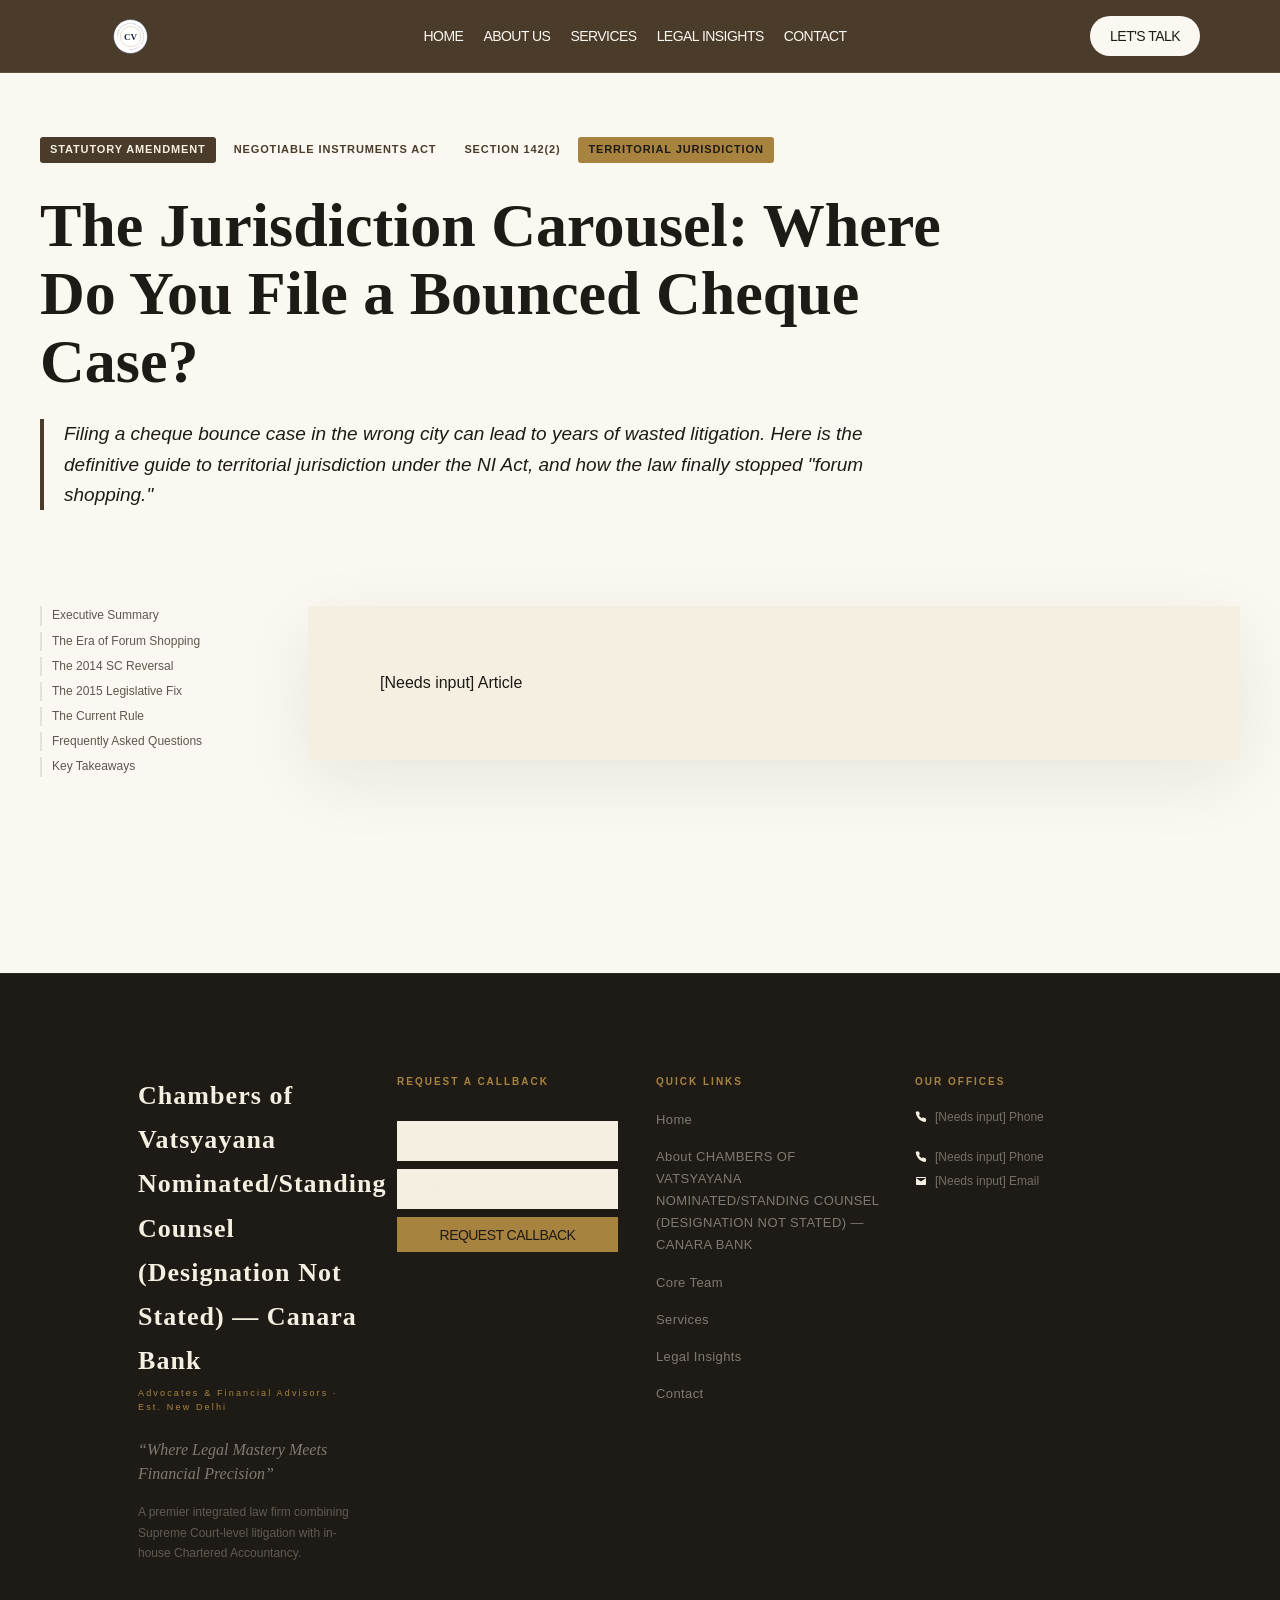
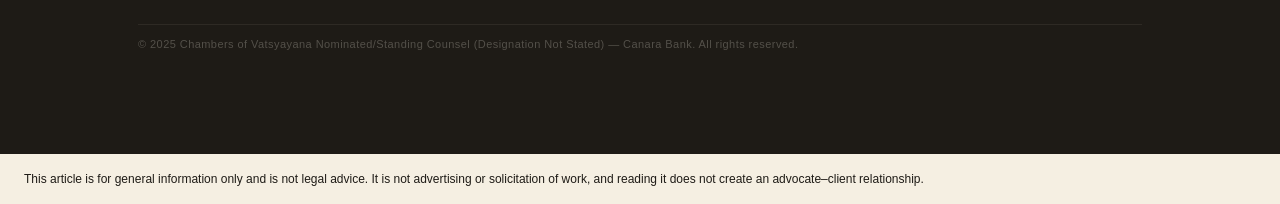
<file: blog/the-jurisdiction-carousel/index.html>
<!DOCTYPE html><html lang="en" class="jost_3e36cb27-module__GOVEQa__variable cormorant_garamond_97c65d7c-module__KWVokq__variable h-full"><head><meta charset="utf-8">
<meta http-equiv="Content-Security-Policy" content="default-src &#39;self&#39; data: blob:; script-src &#39;self&#39; &#39;unsafe-inline&#39; &#39;unsafe-eval&#39;; style-src &#39;self&#39; &#39;unsafe-inline&#39;; img-src &#39;self&#39; data: blob:; font-src &#39;self&#39; data:; media-src &#39;self&#39; data: blob:; connect-src &#39;self&#39;; frame-src &#39;self&#39;; worker-src &#39;self&#39; blob:; form-action &#39;self&#39;">


<meta name="viewport" content="width=device-width, initial-scale=1"><link rel="stylesheet" href="../../assets/site/_next/static/chunks/3c9st355b9h98.__q189041d8.css" data-precedence="next"><link rel="stylesheet" href="../../assets/site/_next/static/chunks/33ex3e_4hazko.__q189041d8.css" data-precedence="next"><link rel="preload" as="script" fetchpriority="low" href="../../assets/site/_next/static/chunks/0iq1i69206cyl.__q189041d8.js"><title>Chambers of Vatsyayana Nominated/Standing Counsel (Designation Not Stated) — Canara Bank</title><meta name="description" content="Counsel grounded in the law&#39;s long tradition."><link rel="icon" href="data:image/svg+xml,%3Csvg%20xmlns%3D%22http%3A%2F%2Fwww.w3.org%2F2000%2Fsvg%22%20width%3D%22200%22%20height%3D%22200%22%20viewBox%3D%220%200%20200%20200%22%3E%3Cdefs%3E%3Cpath%20id%3D%22scl-monogram-ring%22%20d%3D%22M26%2C100a74%2C74%200%201%2C1%20148%2C0a74%2C74%200%201%2C1%20-148%2C0%22%2F%3E%3C%2Fdefs%3E%3Ccircle%20cx%3D%22100%22%20cy%3D%22100%22%20r%3D%2297%22%20fill%3D%22white%22%20stroke%3D%22%231f2a44%22%20stroke-width%3D%223%22%2F%3E%3Ccircle%20cx%3D%22100%22%20cy%3D%22100%22%20r%3D%2258%22%20fill%3D%22none%22%20stroke%3D%22%23a8833f%22%20stroke-width%3D%221.5%22%2F%3E%3Ctext%20font-family%3D%22%26apos%3BCormorant%20Garamond%26apos%3B%2C%20Georgia%2C%20%26apos%3BTimes%20New%20Roman%26apos%3B%2C%20serif%22%20font-size%3D%227%22%20letter-spacing%3D%221.26%22%20fill%3D%22%231f2a44%22%3E%3CtextPath%20href%3D%22%23scl-monogram-ring%22%20startOffset%3D%2225%25%22%20text-anchor%3D%22middle%22%20dominant-baseline%3D%22middle%22%3ECHAMBERS%20OF%20VATSYAYANA%20%C2%B7%20NOMINATED%2FSTANDING%20COUNSEL%20(DESIGNATION%20NOT%20STATED)%20%E2%80%94%20CANARA%20BANK%3C%2FtextPath%3E%3C%2Ftext%3E%3Ctext%20x%3D%22100%22%20y%3D%22100%22%20text-anchor%3D%22middle%22%20dominant-baseline%3D%22central%22%20font-family%3D%22%26apos%3BCormorant%20Garamond%26apos%3B%2C%20Georgia%2C%20%26apos%3BTimes%20New%20Roman%26apos%3B%2C%20serif%22%20font-size%3D%2252%22%20font-weight%3D%22600%22%20fill%3D%22%231f2a44%22%3ECV%3C%2Ftext%3E%3C%2Fsvg%3E"><link rel="stylesheet" href="../../brand/brand.css">
<style data-sclf-ua-colours>:where(button,input,select,textarea){color:var(--sar-color-auto-000000, #1e1b16)}:where(input,select,textarea){background-color:var(--sar-color-auto-ffffff, #f5efe2)}</style><style data-sclf-logo-fit>img[data-sclf-logo]{object-fit:contain!important;max-height:100%!important}</style></head><body class="min-h-full flex flex-col bg-white"><div hidden=""></div><div class="min-h-screen bg-[#f8f3eb] text-[#1a1a1a]"><header class="sticky top-0 z-50 border-b border-white/10 bg-[#6b1f2a]" data-sar-section="blog-the-jurisdiction-carousel/s01-navigation" data-sar-type="navigation"><div class="mx-auto flex w-full max-w-[1570px] items-center justify-between px-5 py-4 sm:px-8 md:px-12 lg:px-20"><a class="inline-flex items-center" href="../../index.html"><button type="button" class="inline-flex cursor-pointer items-center gap-2.5 transition-opacity duration-200 hover:opacity-80" aria-label="Go to home"><img alt="CHAMBERS OF VATSYAYANA NOMINATED/STANDING COUNSEL (DESIGNATION NOT STATED) — CANARA BANK" width="100" height="35" decoding="async" data-nimg="1" class="h-[35px] w-[100px] object-contain transition-opacity duration-200 hover:opacity-80" style="color:transparent" src="data:image/svg+xml,%3Csvg%20xmlns%3D%22http%3A%2F%2Fwww.w3.org%2F2000%2Fsvg%22%20width%3D%22200%22%20height%3D%22200%22%20viewBox%3D%220%200%20200%20200%22%3E%3Cdefs%3E%3Cpath%20id%3D%22scl-monogram-ring%22%20d%3D%22M26%2C100a74%2C74%200%201%2C1%20148%2C0a74%2C74%200%201%2C1%20-148%2C0%22%2F%3E%3C%2Fdefs%3E%3Ccircle%20cx%3D%22100%22%20cy%3D%22100%22%20r%3D%2297%22%20fill%3D%22white%22%20stroke%3D%22%231f2a44%22%20stroke-width%3D%223%22%2F%3E%3Ccircle%20cx%3D%22100%22%20cy%3D%22100%22%20r%3D%2258%22%20fill%3D%22none%22%20stroke%3D%22%23a8833f%22%20stroke-width%3D%221.5%22%2F%3E%3Ctext%20font-family%3D%22%26apos%3BCormorant%20Garamond%26apos%3B%2C%20Georgia%2C%20%26apos%3BTimes%20New%20Roman%26apos%3B%2C%20serif%22%20font-size%3D%227%22%20letter-spacing%3D%221.26%22%20fill%3D%22%231f2a44%22%3E%3CtextPath%20href%3D%22%23scl-monogram-ring%22%20startOffset%3D%2225%25%22%20text-anchor%3D%22middle%22%20dominant-baseline%3D%22middle%22%3ECHAMBERS%20OF%20VATSYAYANA%20%C2%B7%20NOMINATED%2FSTANDING%20COUNSEL%20(DESIGNATION%20NOT%20STATED)%20%E2%80%94%20CANARA%20BANK%3C%2FtextPath%3E%3C%2Ftext%3E%3Ctext%20x%3D%22100%22%20y%3D%22100%22%20text-anchor%3D%22middle%22%20dominant-baseline%3D%22central%22%20font-family%3D%22%26apos%3BCormorant%20Garamond%26apos%3B%2C%20Georgia%2C%20%26apos%3BTimes%20New%20Roman%26apos%3B%2C%20serif%22%20font-size%3D%2252%22%20font-weight%3D%22600%22%20fill%3D%22%231f2a44%22%3ECV%3C%2Ftext%3E%3C%2Fsvg%3E" data-sclf-logo=""></button></a><nav class="hidden items-center gap-5 md:flex"><a class="font-jost text-sm font-normal uppercase tracking-[-0.54px] text-[#f9f5ea] transition-opacity duration-200 hover:opacity-80" href="../../index.html">Home</a><a class="font-jost text-sm font-normal uppercase tracking-[-0.54px] text-[#f9f5ea] transition-opacity duration-200 hover:opacity-80" href="../../index.html#about-us">About Us</a><a class="font-jost text-sm font-normal uppercase tracking-[-0.54px] text-[#f9f5ea] transition-opacity duration-200 hover:opacity-80" href="../../index.html#services">Services</a><a class="font-jost text-sm font-normal uppercase tracking-[-0.54px] text-[#f9f5ea] transition-opacity duration-200 hover:opacity-80" href="../../blog/index.html">Legal Insights</a><a class="font-jost text-sm font-normal uppercase tracking-[-0.54px] text-[#f9f5ea] transition-opacity duration-200 hover:opacity-80" href="../../index.html#contact">Contact</a></nav><a class="rounded-full bg-[#f9f5ea] px-5 py-2.5 font-jost text-sm font-normal uppercase tracking-[-0.54px] text-[#1a1a1a] transition-all duration-200 hover:bg-white" href="../../index.html#contact">Let&#39;s talk</a></div></header>
<div class="w-full" data-sar-section="blog-the-jurisdiction-carousel/s02-faq" data-sar-type="faq"><main class="BlogArticle-module__iFhOjW__page"><header class="BlogArticle-module__iFhOjW__header"><div class="BlogArticle-module__iFhOjW__tagStrip"><span class="BlogArticle-module__iFhOjW__tag BlogArticle-module__iFhOjW__tagCourt">Statutory Amendment</span><span class="BlogArticle-module__iFhOjW__tag">Negotiable Instruments Act</span><span class="BlogArticle-module__iFhOjW__tag">Section 142(2)</span><span class="BlogArticle-module__iFhOjW__tag BlogArticle-module__iFhOjW__tagStatusYes">Territorial Jurisdiction</span></div><h1>The Jurisdiction Carousel: Where Do You File a Bounced Cheque Case?</h1><p class="BlogArticle-module__iFhOjW__articleDeck">Filing a cheque bounce case in the wrong city can lead to years of wasted litigation. Here is the definitive guide to territorial jurisdiction under the NI Act, and how the law finally stopped &quot;forum shopping.&quot;</p></header><div class="BlogArticle-module__iFhOjW__layout"><nav class="BlogArticle-module__iFhOjW__toc" aria-label=""><ul><li><a href="#executive-summary">Executive Summary</a></li><li><a href="#the-chaos">The Era of Forum Shopping</a></li><li><a href="#the-reversal">The 2014 SC Reversal</a></li><li><a href="#the-amendment">The 2015 Legislative Fix</a></li><li><a href="#ratio-decidendi">The Current Rule</a></li><li><a href="#frequently-asked-questions">Frequently Asked Questions</a></li><li><a href="#key-takeaways">Key Takeaways</a></li></ul></nav><article class="BlogArticle-module__iFhOjW__articleBody"><p>[Needs input] Article</p></article></div></main></div>
<footer class="relative flex w-full flex-col border-t border-white/[0.06] bg-[#111] px-5 sm:px-8 md:px-16 lg:px-[138px] py-14 md:py-[100px] mx-auto overflow-hidden" data-sar-section="blog-the-jurisdiction-carousel/s03-footer" data-sar-type="footer"><div class="flex w-full flex-col gap-10 md:gap-[61px]"><div class="grid grid-cols-1 sm:grid-cols-2 lg:grid-cols-4 gap-10 md:gap-8"><div data-reveal="true" class="sm:col-span-2 lg:col-span-1 max-w-[318px]" style="translate: none; rotate: none; scale: none; transform: translate(0px, 0px); opacity: 1;"><p class="font-cormorant text-[22px] md:text-[26px] font-semibold leading-[44.2px] tracking-[1.04px] text-white">Chambers of Vatsyayana Nominated/Standing Counsel (Designation Not Stated) — Canara Bank</p><p class="mt-1 font-jost text-[9px] tracking-[2.16px] text-[#b8935a]">Advocates &amp; Financial Advisors · Est. New Delhi</p><p class="mt-6 font-cormorant text-base italic leading-6 text-white/45">“Where Legal Mastery Meets Financial Precision”</p><p class="mt-4 font-jost text-xs font-light leading-[20.4px] text-white/30">A premier integrated law firm combining Supreme Court-level litigation with in-house Chartered Accountancy.</p></div><div data-reveal="true" class="w-full lg:w-[221px]" style="translate: none; rotate: none; scale: none; transform: translate(0px, 0px); opacity: 1;"><p class="font-jost text-[10px] font-semibold uppercase tracking-[2px] text-[#b8935a]">Request a Callback</p><input type="text" placeholder="Your Name" class="input-gold mt-6 md:mt-8 block h-10 w-full border border-white/10 bg-white/[0.05] px-3.5 font-jost text-xs text-white placeholder:text-white/25"><input type="tel" placeholder="Mobile Number" class="input-gold mt-2 block h-10 w-full border border-white/10 bg-white/[0.05] px-3.5 font-jost text-xs text-white placeholder:text-white/25"><button type="button" class="cursor-pointer mt-2 h-[35px] w-full bg-[#b8935a] font-jost text-sm uppercase tracking-[-0.54px] text-[#1a1a1a] transition-all duration-200 hover:bg-[#c9a46b] hover:shadow-md active:scale-[0.98]">Request Callback</button></div><div data-reveal="true" style="translate: none; rotate: none; scale: none; transform: translate(0px, 0px); opacity: 1;"><p class="font-jost text-[10px] font-semibold uppercase tracking-[2px] text-[#b8935a]">Quick Links</p><ul class="mt-5 space-y-[15px] font-jost text-[13px] font-light leading-[22.1px] tracking-[0.39px] text-white/45"><li><a class="transition-colors duration-200 hover:text-white/70" href="#">Home</a></li><li><a class="transition-colors duration-200 hover:text-white/70" href="#about-us">About CHAMBERS OF VATSYAYANA NOMINATED/STANDING COUNSEL (DESIGNATION NOT STATED) — CANARA BANK</a></li><li><a class="transition-colors duration-200 hover:text-white/70" href="#team">Core Team</a></li><li><a class="transition-colors duration-200 hover:text-white/70" href="#services">Services</a></li><li><a class="transition-colors duration-200 hover:text-white/70" href="#blogs">Legal Insights</a></li><li><a class="transition-colors duration-200 hover:text-white/70" href="#contact">Contact</a></li></ul></div><div data-reveal="true" style="translate: none; rotate: none; scale: none; transform: translate(0px, 0px); opacity: 1;"><p class="font-jost text-[10px] font-semibold uppercase tracking-[2px] text-[#b8935a]">Our Offices</p><div class="mt-5 space-y-6"><div><p class="font-jost text-[11px] tracking-[1.1px] text-white/55"></p><p class="font-jost text-xs font-light leading-[20.4px] text-white/40"></p><div class="mt-2 flex items-center gap-2"><img alt="" loading="lazy" width="12" height="12" decoding="async" data-nimg="1" style="color:transparent" src="../../assets/site/images/footer-phone.__q189041d8.svg"><span class="font-jost text-xs font-light text-white/40 transition-colors hover:text-white/60">[Needs input] Phone</span></div></div><div><p class="font-jost text-[11px] tracking-[1.1px] text-white/55"></p><p class="font-jost text-xs font-light leading-[20.4px] text-white/40"></p><div class="mt-2 flex items-center gap-2"><img alt="" loading="lazy" width="12" height="12" decoding="async" data-nimg="1" style="color:transparent" src="../../assets/site/images/footer-phone.__q189041d8.svg"><span class="font-jost text-xs font-light text-white/40 transition-colors hover:text-white/60">[Needs input] Phone</span></div><div class="mt-2 flex items-center gap-2"><img alt="" loading="lazy" width="12" height="12" decoding="async" data-nimg="1" style="color:transparent" src="../../assets/site/images/footer-email.__q189041d8.svg"><span class="font-jost text-xs font-light text-white/40 break-all transition-colors hover:text-white/60">[Needs input] Email</span></div></div></div></div></div><div data-reveal="true" class="border-t border-white/[0.07] pt-2.5" style="translate: none; rotate: none; scale: none; transform: translate(0px, 0px); opacity: 1;"><div class="flex flex-col sm:flex-row items-start sm:items-center justify-between gap-2 font-jost text-[11px] font-light leading-[18.7px]"><p class="tracking-[0.44px] text-white/25">© 2025 Chambers of Vatsyayana Nominated/Standing Counsel (Designation Not Stated) — Canara Bank. All rights reserved.</p><p class="text-white/20"></p></div></div></div></footer>
</div><next-route-announcer style="position: absolute;"></next-route-announcer><aside data-sclf-disclaimer style="padding:16px 24px;font-size:12px;line-height:1.5;color:var(--sar-color-auto-000000, #1e1b16);background-color:var(--sar-color-auto-ffffff, #f5efe2)">This article is for general information only and is not legal advice. It is not advertising or solicitation of work, and reading it does not create an advocate–client relationship.</aside></body></html>
</file>
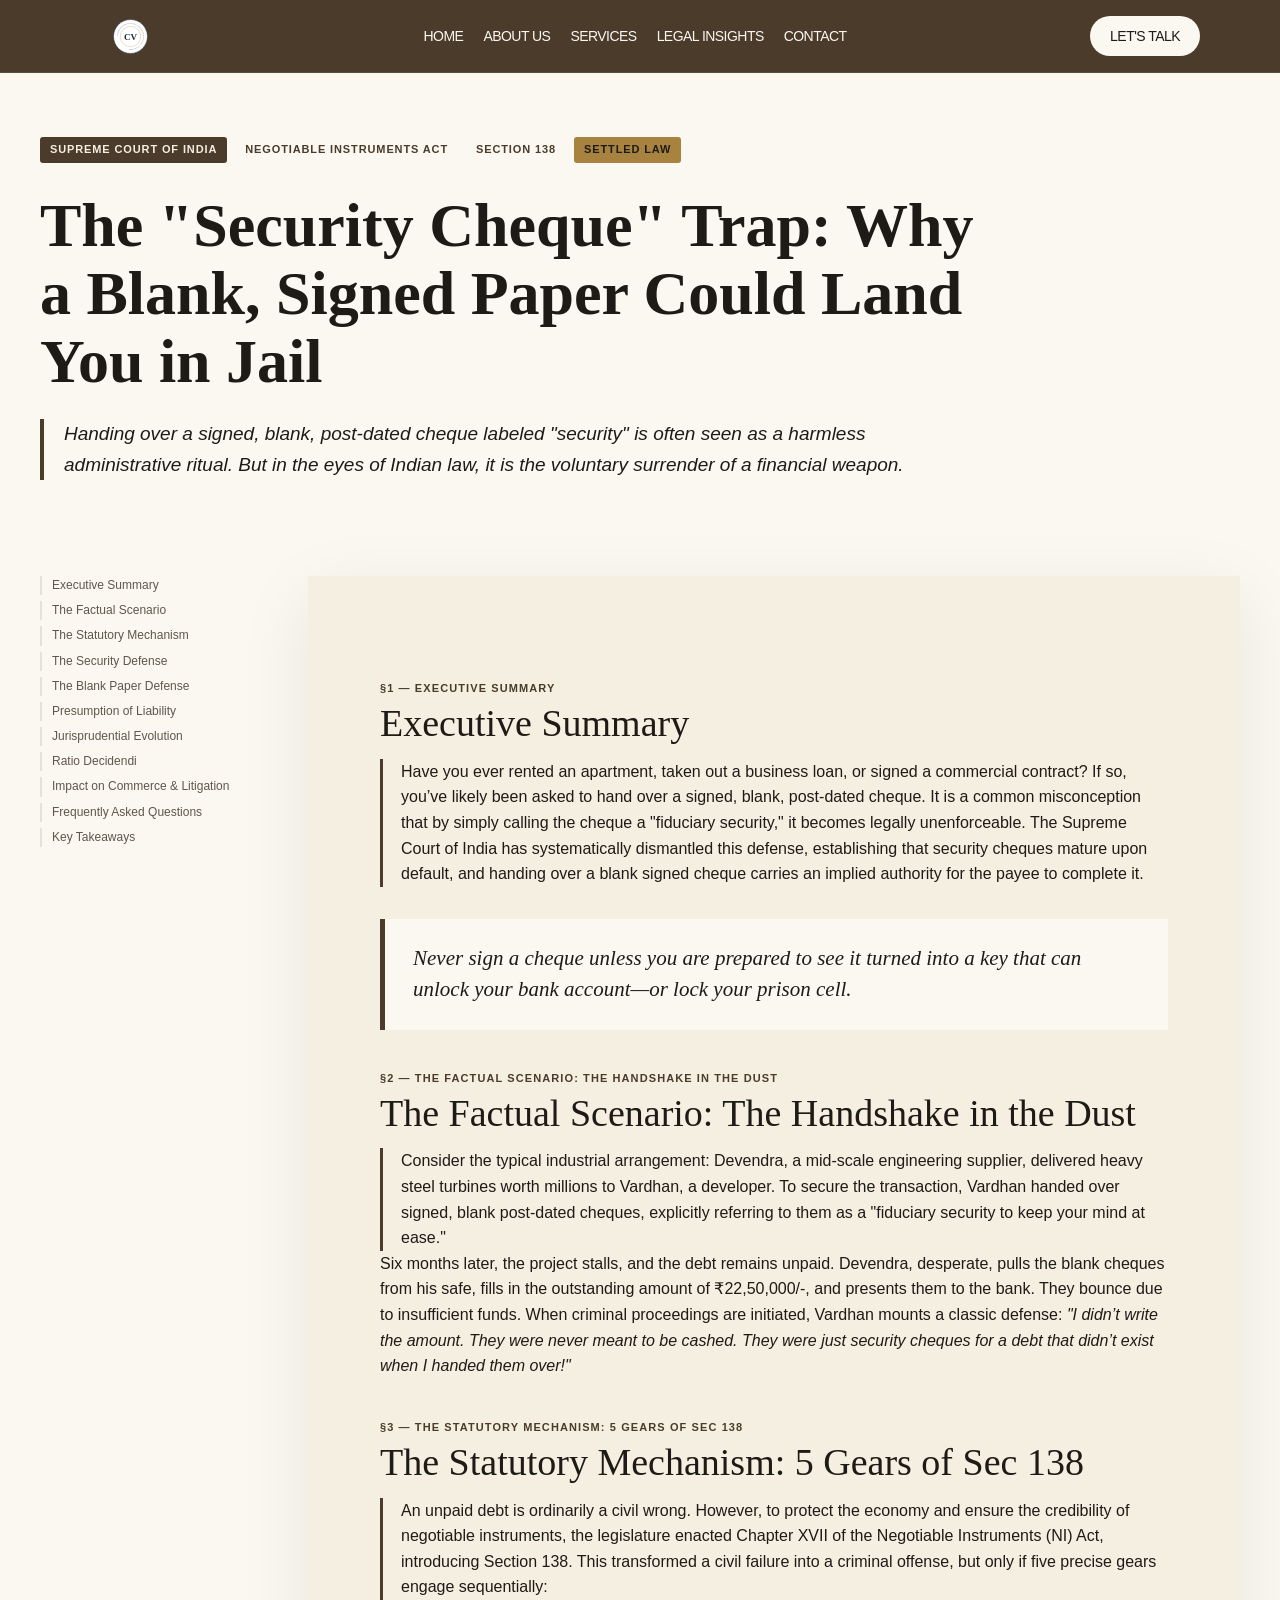
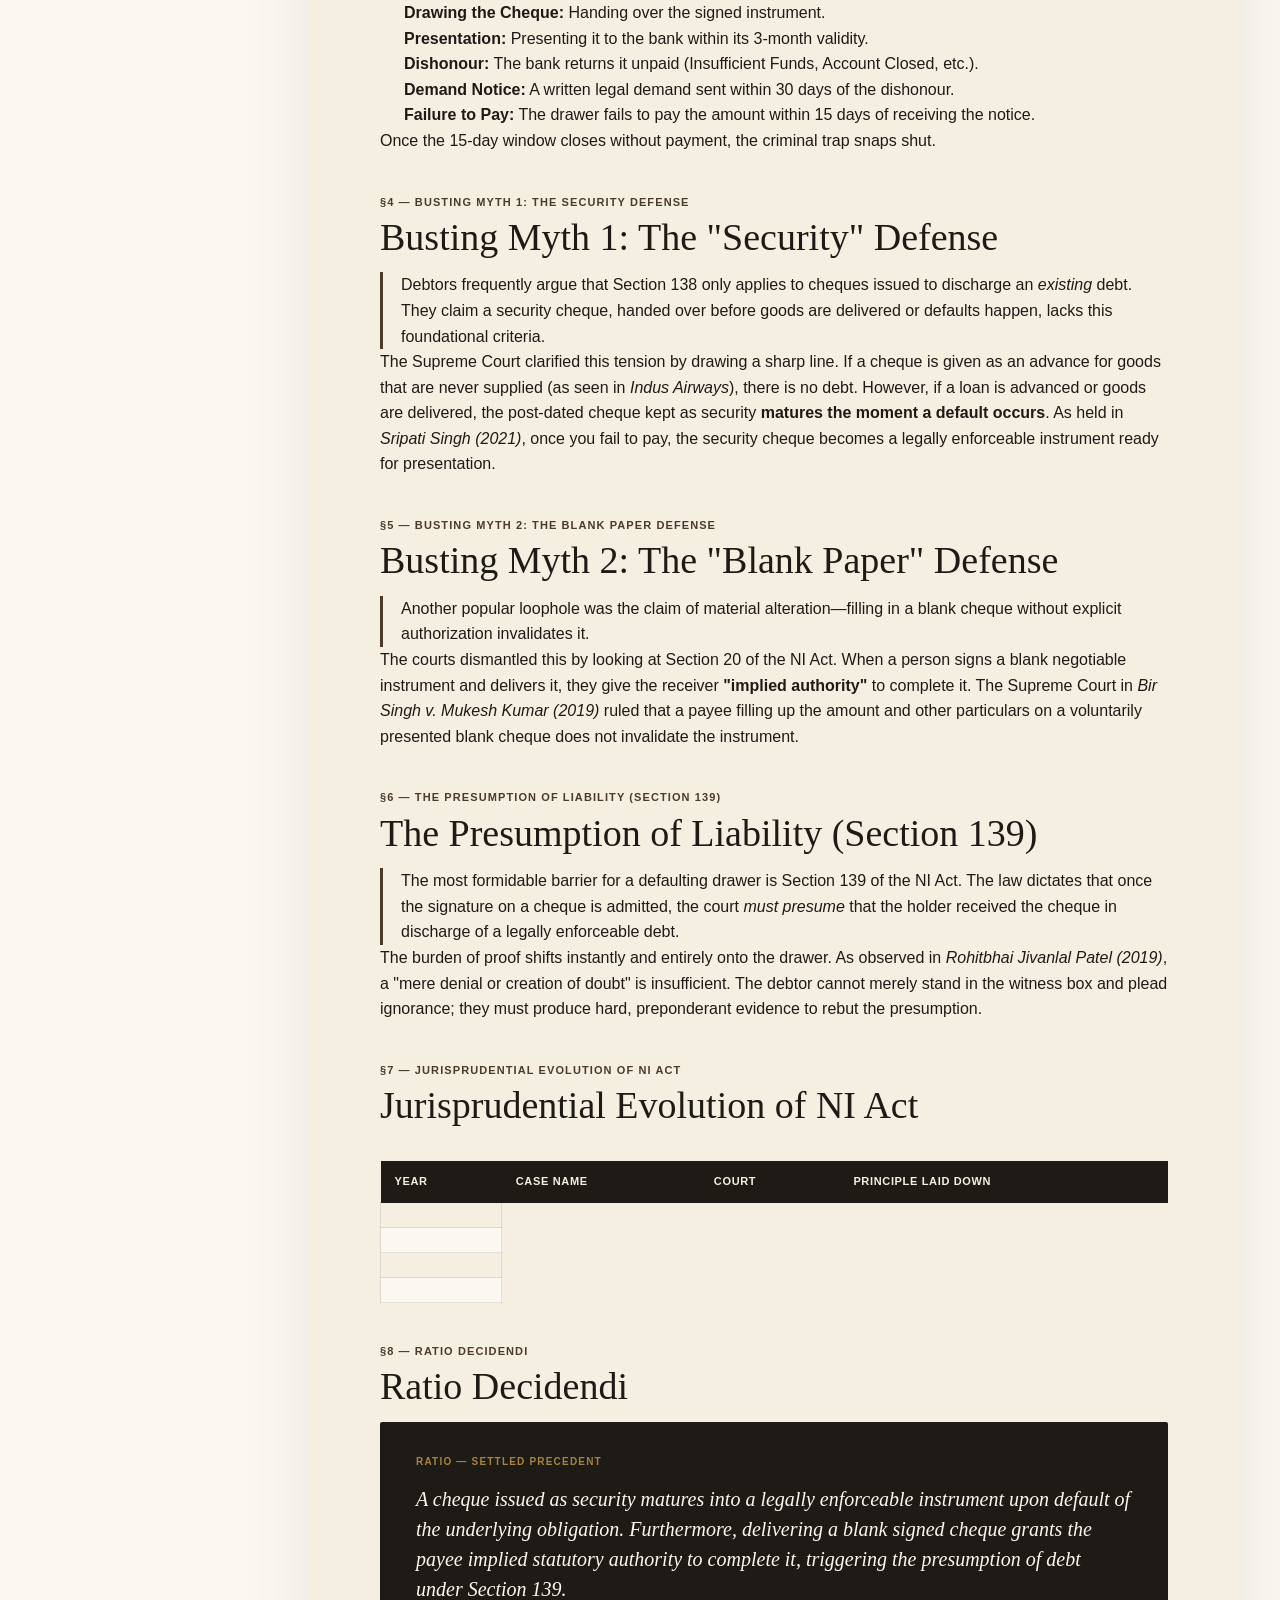
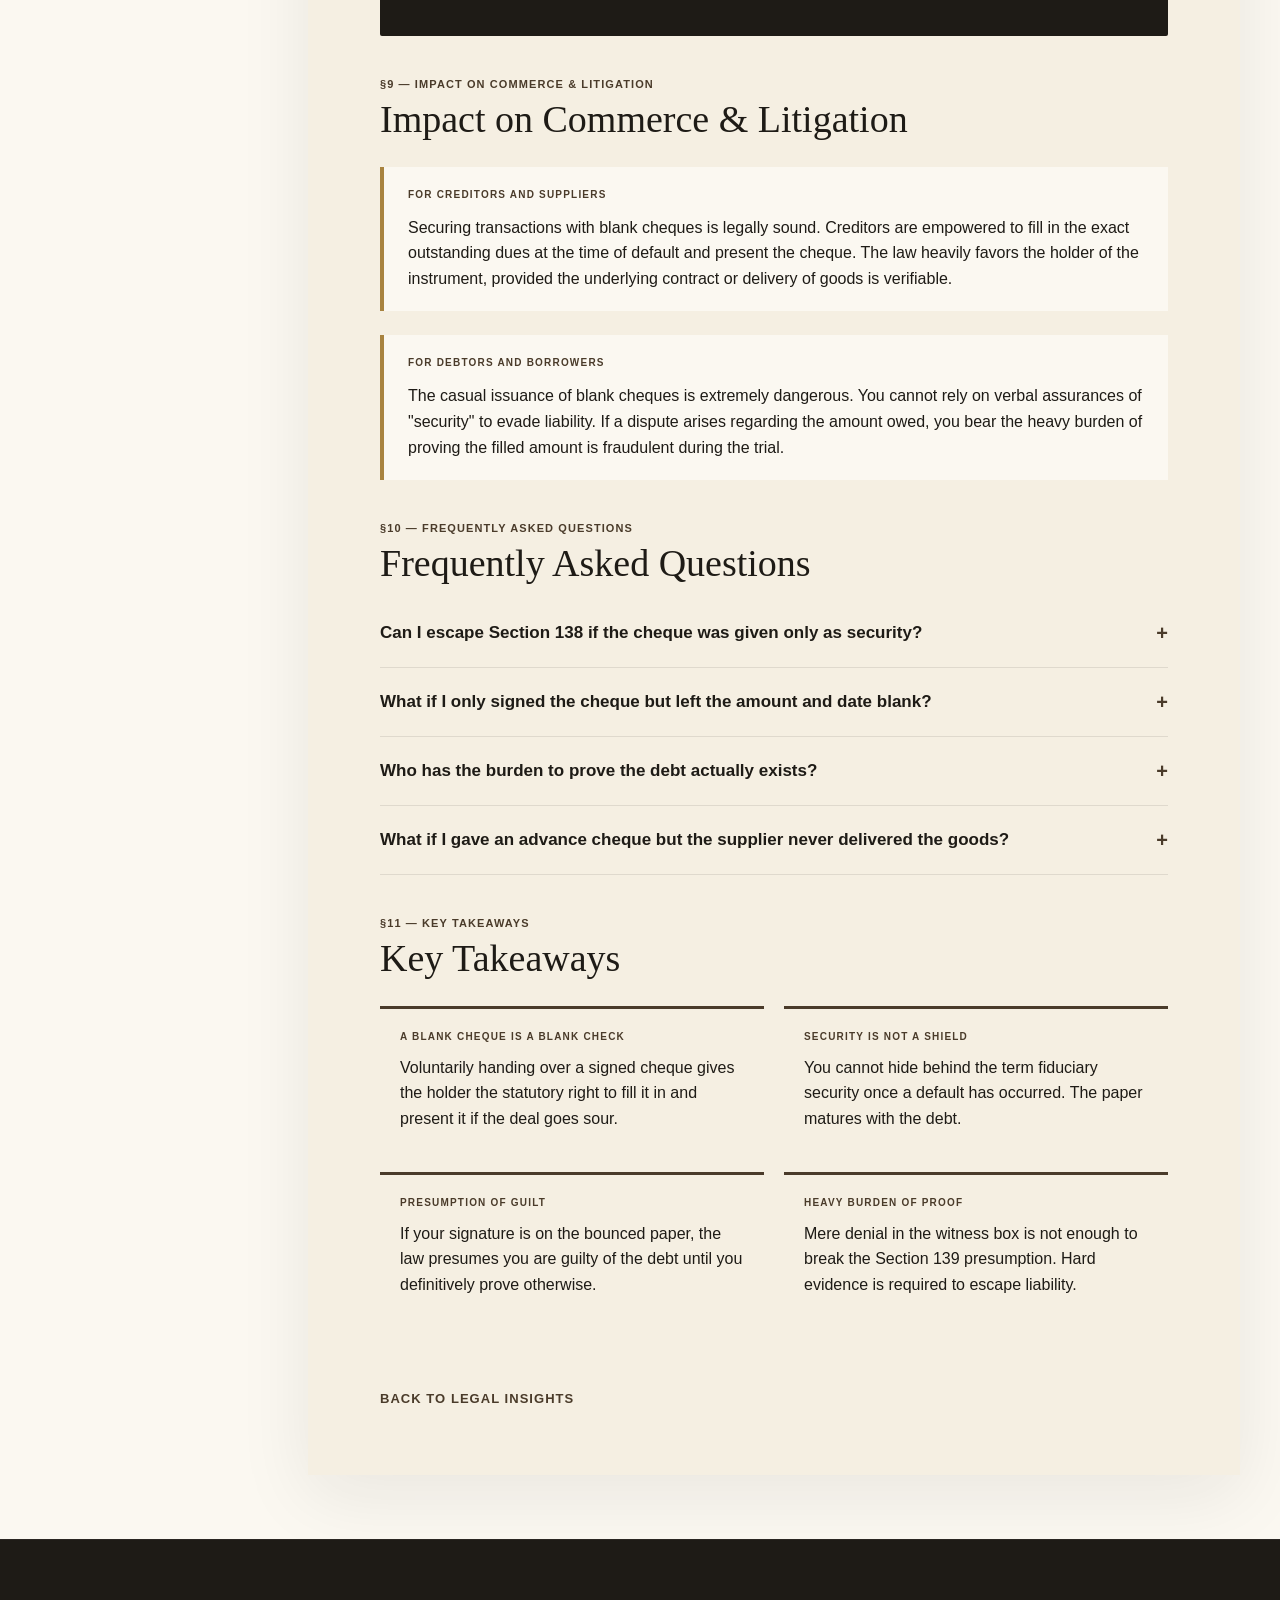
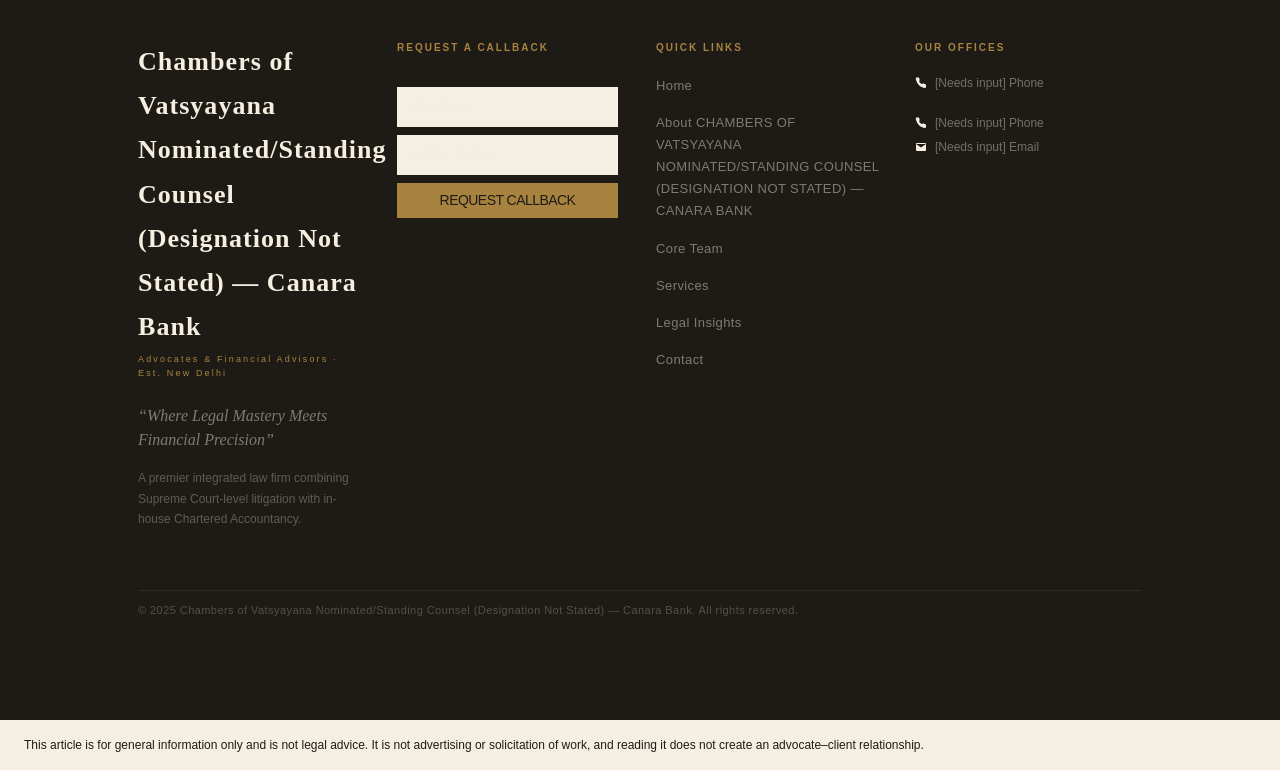
<file: blog/the-security-cheque-trap/index.html>
<!DOCTYPE html><html lang="en" class="jost_3e36cb27-module__GOVEQa__variable cormorant_garamond_97c65d7c-module__KWVokq__variable h-full"><head><meta charset="utf-8">
<meta http-equiv="Content-Security-Policy" content="default-src &#39;self&#39; data: blob:; script-src &#39;self&#39; &#39;unsafe-inline&#39; &#39;unsafe-eval&#39;; style-src &#39;self&#39; &#39;unsafe-inline&#39;; img-src &#39;self&#39; data: blob:; font-src &#39;self&#39; data:; media-src &#39;self&#39; data: blob:; connect-src &#39;self&#39;; frame-src &#39;self&#39;; worker-src &#39;self&#39; blob:; form-action &#39;self&#39;">


<meta name="viewport" content="width=device-width, initial-scale=1"><link rel="stylesheet" href="../../assets/site/_next/static/chunks/3c9st355b9h98.__q189041d8.css" data-precedence="next"><link rel="stylesheet" href="../../assets/site/_next/static/chunks/33ex3e_4hazko.__q189041d8.css" data-precedence="next"><link rel="preload" as="script" fetchpriority="low" href="../../assets/site/_next/static/chunks/0iq1i69206cyl.__q189041d8.js"><title>Chambers of Vatsyayana Nominated/Standing Counsel (Designation Not Stated) — Canara Bank</title><meta name="description" content="Counsel grounded in the law&#39;s long tradition."><link rel="icon" href="data:image/svg+xml,%3Csvg%20xmlns%3D%22http%3A%2F%2Fwww.w3.org%2F2000%2Fsvg%22%20width%3D%22200%22%20height%3D%22200%22%20viewBox%3D%220%200%20200%20200%22%3E%3Cdefs%3E%3Cpath%20id%3D%22scl-monogram-ring%22%20d%3D%22M26%2C100a74%2C74%200%201%2C1%20148%2C0a74%2C74%200%201%2C1%20-148%2C0%22%2F%3E%3C%2Fdefs%3E%3Ccircle%20cx%3D%22100%22%20cy%3D%22100%22%20r%3D%2297%22%20fill%3D%22white%22%20stroke%3D%22%231f2a44%22%20stroke-width%3D%223%22%2F%3E%3Ccircle%20cx%3D%22100%22%20cy%3D%22100%22%20r%3D%2258%22%20fill%3D%22none%22%20stroke%3D%22%23a8833f%22%20stroke-width%3D%221.5%22%2F%3E%3Ctext%20font-family%3D%22%26apos%3BCormorant%20Garamond%26apos%3B%2C%20Georgia%2C%20%26apos%3BTimes%20New%20Roman%26apos%3B%2C%20serif%22%20font-size%3D%227%22%20letter-spacing%3D%221.26%22%20fill%3D%22%231f2a44%22%3E%3CtextPath%20href%3D%22%23scl-monogram-ring%22%20startOffset%3D%2225%25%22%20text-anchor%3D%22middle%22%20dominant-baseline%3D%22middle%22%3ECHAMBERS%20OF%20VATSYAYANA%20%C2%B7%20NOMINATED%2FSTANDING%20COUNSEL%20(DESIGNATION%20NOT%20STATED)%20%E2%80%94%20CANARA%20BANK%3C%2FtextPath%3E%3C%2Ftext%3E%3Ctext%20x%3D%22100%22%20y%3D%22100%22%20text-anchor%3D%22middle%22%20dominant-baseline%3D%22central%22%20font-family%3D%22%26apos%3BCormorant%20Garamond%26apos%3B%2C%20Georgia%2C%20%26apos%3BTimes%20New%20Roman%26apos%3B%2C%20serif%22%20font-size%3D%2252%22%20font-weight%3D%22600%22%20fill%3D%22%231f2a44%22%3ECV%3C%2Ftext%3E%3C%2Fsvg%3E"><link rel="stylesheet" href="../../brand/brand.css">
<style data-sclf-ua-colours>:where(button,input,select,textarea){color:var(--sar-color-auto-000000, #1e1b16)}:where(input,select,textarea){background-color:var(--sar-color-auto-ffffff, #f5efe2)}</style><style data-sclf-logo-fit>img[data-sclf-logo]{object-fit:contain!important;max-height:100%!important}</style></head><body class="min-h-full flex flex-col bg-white"><div hidden=""></div><div class="min-h-screen bg-[#f8f3eb] text-[#1a1a1a]"><header class="sticky top-0 z-50 border-b border-white/10 bg-[#6b1f2a]" data-sar-section="blog-the-security-cheque-trap/s01-navigation" data-sar-type="navigation"><div class="mx-auto flex w-full max-w-[1570px] items-center justify-between px-5 py-4 sm:px-8 md:px-12 lg:px-20"><a class="inline-flex items-center" href="../../index.html"><button type="button" class="inline-flex cursor-pointer items-center gap-2.5 transition-opacity duration-200 hover:opacity-80" aria-label="Go to home"><img alt="CHAMBERS OF VATSYAYANA NOMINATED/STANDING COUNSEL (DESIGNATION NOT STATED) — CANARA BANK" width="100" height="35" decoding="async" data-nimg="1" class="h-[35px] w-[100px] object-contain transition-opacity duration-200 hover:opacity-80" style="color:transparent" src="data:image/svg+xml,%3Csvg%20xmlns%3D%22http%3A%2F%2Fwww.w3.org%2F2000%2Fsvg%22%20width%3D%22200%22%20height%3D%22200%22%20viewBox%3D%220%200%20200%20200%22%3E%3Cdefs%3E%3Cpath%20id%3D%22scl-monogram-ring%22%20d%3D%22M26%2C100a74%2C74%200%201%2C1%20148%2C0a74%2C74%200%201%2C1%20-148%2C0%22%2F%3E%3C%2Fdefs%3E%3Ccircle%20cx%3D%22100%22%20cy%3D%22100%22%20r%3D%2297%22%20fill%3D%22white%22%20stroke%3D%22%231f2a44%22%20stroke-width%3D%223%22%2F%3E%3Ccircle%20cx%3D%22100%22%20cy%3D%22100%22%20r%3D%2258%22%20fill%3D%22none%22%20stroke%3D%22%23a8833f%22%20stroke-width%3D%221.5%22%2F%3E%3Ctext%20font-family%3D%22%26apos%3BCormorant%20Garamond%26apos%3B%2C%20Georgia%2C%20%26apos%3BTimes%20New%20Roman%26apos%3B%2C%20serif%22%20font-size%3D%227%22%20letter-spacing%3D%221.26%22%20fill%3D%22%231f2a44%22%3E%3CtextPath%20href%3D%22%23scl-monogram-ring%22%20startOffset%3D%2225%25%22%20text-anchor%3D%22middle%22%20dominant-baseline%3D%22middle%22%3ECHAMBERS%20OF%20VATSYAYANA%20%C2%B7%20NOMINATED%2FSTANDING%20COUNSEL%20(DESIGNATION%20NOT%20STATED)%20%E2%80%94%20CANARA%20BANK%3C%2FtextPath%3E%3C%2Ftext%3E%3Ctext%20x%3D%22100%22%20y%3D%22100%22%20text-anchor%3D%22middle%22%20dominant-baseline%3D%22central%22%20font-family%3D%22%26apos%3BCormorant%20Garamond%26apos%3B%2C%20Georgia%2C%20%26apos%3BTimes%20New%20Roman%26apos%3B%2C%20serif%22%20font-size%3D%2252%22%20font-weight%3D%22600%22%20fill%3D%22%231f2a44%22%3ECV%3C%2Ftext%3E%3C%2Fsvg%3E" data-sclf-logo=""></button></a><nav class="hidden items-center gap-5 md:flex"><a class="font-jost text-sm font-normal uppercase tracking-[-0.54px] text-[#f9f5ea] transition-opacity duration-200 hover:opacity-80" href="../../index.html">Home</a><a class="font-jost text-sm font-normal uppercase tracking-[-0.54px] text-[#f9f5ea] transition-opacity duration-200 hover:opacity-80" href="../../index.html#about-us">About Us</a><a class="font-jost text-sm font-normal uppercase tracking-[-0.54px] text-[#f9f5ea] transition-opacity duration-200 hover:opacity-80" href="../../index.html#services">Services</a><a class="font-jost text-sm font-normal uppercase tracking-[-0.54px] text-[#f9f5ea] transition-opacity duration-200 hover:opacity-80" href="../../blog/index.html">Legal Insights</a><a class="font-jost text-sm font-normal uppercase tracking-[-0.54px] text-[#f9f5ea] transition-opacity duration-200 hover:opacity-80" href="../../index.html#contact">Contact</a></nav><a class="rounded-full bg-[#f9f5ea] px-5 py-2.5 font-jost text-sm font-normal uppercase tracking-[-0.54px] text-[#1a1a1a] transition-all duration-200 hover:bg-white" href="../../index.html#contact">Let&#39;s talk</a></div></header>
<div class="w-full" data-sar-section="blog-the-security-cheque-trap/s02-faq" data-sar-type="faq"><main class="BlogArticle-module__iFhOjW__page"><header class="BlogArticle-module__iFhOjW__header"><div class="BlogArticle-module__iFhOjW__tagStrip"><span class="BlogArticle-module__iFhOjW__tag BlogArticle-module__iFhOjW__tagCourt">Supreme Court of India</span><span class="BlogArticle-module__iFhOjW__tag">Negotiable Instruments Act</span><span class="BlogArticle-module__iFhOjW__tag">Section 138</span><span class="BlogArticle-module__iFhOjW__tag BlogArticle-module__iFhOjW__tagStatusYes">Settled Law</span></div><h1>The &quot;Security Cheque&quot; Trap: Why a Blank, Signed Paper Could Land You in Jail</h1><p class="BlogArticle-module__iFhOjW__articleDeck">Handing over a signed, blank, post-dated cheque labeled &quot;security&quot; is often seen as a harmless administrative ritual. But in the eyes of Indian law, it is the voluntary surrender of a financial weapon.</p></header><div class="BlogArticle-module__iFhOjW__layout"><nav class="BlogArticle-module__iFhOjW__toc" aria-label=""><ul><li><a href="#executive-summary">Executive Summary</a></li><li><a href="#factual-scenario">The Factual Scenario</a></li><li><a href="#statutory-mechanism">The Statutory Mechanism</a></li><li><a href="#security-defense">The Security Defense</a></li><li><a href="#blank-paper-defense">The Blank Paper Defense</a></li><li><a href="#presumption-liability">Presumption of Liability</a></li><li><a href="#jurisprudential-evolution">Jurisprudential Evolution</a></li><li><a href="#ratio-decidendi">Ratio Decidendi</a></li><li><a href="#impact-on-practice">Impact on Commerce &amp; Litigation</a></li><li><a href="#frequently-asked-questions">Frequently Asked Questions</a></li><li><a href="#key-takeaways">Key Takeaways</a></li></ul></nav><article class="BlogArticle-module__iFhOjW__articleBody"><h2 id="executive-summary" data-section="§1 — Executive Summary">Executive Summary</h2><p>Have you ever rented an apartment, taken out a business loan, or signed a commercial contract? If so, you’ve likely been asked to hand over a signed, blank, post-dated cheque. It is a common misconception that by simply calling the cheque a &quot;fiduciary security,&quot; it becomes legally unenforceable. The Supreme Court of India has systematically dismantled this defense, establishing that security cheques mature upon default, and handing over a blank signed cheque carries an implied authority for the payee to complete it.</p><p class="BlogArticle-module__iFhOjW__pullQuote">Never sign a cheque unless you are prepared to see it turned into a key that can unlock your bank account—or lock your prison cell.</p><h2 id="factual-scenario" data-section="§2 — The Factual Scenario: The Handshake in the Dust">The Factual Scenario: The Handshake in the Dust</h2><p>Consider the typical industrial arrangement: Devendra, a mid-scale engineering supplier, delivered heavy steel turbines worth millions to Vardhan, a developer. To secure the transaction, Vardhan handed over signed, blank post-dated cheques, explicitly referring to them as a &quot;fiduciary security to keep your mind at ease.&quot;</p><p>Six months later, the project stalls, and the debt remains unpaid. Devendra, desperate, pulls the blank cheques from his safe, fills in the outstanding amount of ₹22,50,000/-, and presents them to the bank. They bounce due to insufficient funds. When criminal proceedings are initiated, Vardhan mounts a classic defense: <em>"I didn’t write the amount. They were never meant to be cashed. They were just security cheques for a debt that didn’t exist when I handed them over!"</em></p><h2 id="statutory-mechanism" data-section="§3 — The Statutory Mechanism: 5 Gears of Sec 138">The Statutory Mechanism: 5 Gears of Sec 138</h2><p>An unpaid debt is ordinarily a civil wrong. However, to protect the economy and ensure the credibility of negotiable instruments, the legislature enacted Chapter XVII of the Negotiable Instruments (NI) Act, introducing Section 138. This transformed a civil failure into a criminal offense, but only if five precise gears engage sequentially:</p><ol><li><strong>Drawing the Cheque:</strong> Handing over the signed instrument.</li><li><strong>Presentation:</strong> Presenting it to the bank within its 3-month validity.</li><li><strong>Dishonour:</strong> The bank returns it unpaid (Insufficient Funds, Account Closed, etc.).</li><li><strong>Demand Notice:</strong> A written legal demand sent within 30 days of the dishonour.</li><li><strong>Failure to Pay:</strong> The drawer fails to pay the amount within 15 days of receiving the notice.</li></ol><p>Once the 15-day window closes without payment, the criminal trap snaps shut.</p><h2 id="security-defense" data-section="§4 — Busting Myth 1: The Security Defense">Busting Myth 1: The &quot;Security&quot; Defense</h2><p>Debtors frequently argue that Section 138 only applies to cheques issued to discharge an <em>existing</em> debt. They claim a security cheque, handed over before goods are delivered or defaults happen, lacks this foundational criteria.</p><p>The Supreme Court clarified this tension by drawing a sharp line. If a cheque is given as an advance for goods that are never supplied (as seen in <em>Indus Airways</em>), there is no debt. However, if a loan is advanced or goods are delivered, the post-dated cheque kept as security <strong>matures the moment a default occurs</strong>. As held in <em>Sripati Singh (2021)</em>, once you fail to pay, the security cheque becomes a legally enforceable instrument ready for presentation.</p><h2 id="blank-paper-defense" data-section="§5 — Busting Myth 2: The Blank Paper Defense">Busting Myth 2: The &quot;Blank Paper&quot; Defense</h2><p>Another popular loophole was the claim of material alteration—filling in a blank cheque without explicit authorization invalidates it.</p><p>The courts dismantled this by looking at Section 20 of the NI Act. When a person signs a blank negotiable instrument and delivers it, they give the receiver <strong>"implied authority"</strong> to complete it. The Supreme Court in <em>Bir Singh v. Mukesh Kumar (2019)</em> ruled that a payee filling up the amount and other particulars on a voluntarily presented blank cheque does not invalidate the instrument.</p><h2 id="presumption-liability" data-section="§6 — The Presumption of Liability (Section 139)">The Presumption of Liability (Section 139)</h2><p>The most formidable barrier for a defaulting drawer is Section 139 of the NI Act. The law dictates that once the signature on a cheque is admitted, the court <em>must presume</em> that the holder received the cheque in discharge of a legally enforceable debt.</p><p>The burden of proof shifts instantly and entirely onto the drawer. As observed in <em>Rohitbhai Jivanlal Patel (2019)</em>, a "mere denial or creation of doubt" is insufficient. The debtor cannot merely stand in the witness box and plead ignorance; they must produce hard, preponderant evidence to rebut the presumption.</p><h2 id="jurisprudential-evolution" data-section="§7 — Jurisprudential Evolution of NI Act">Jurisprudential Evolution of NI Act</h2><table><thead><tr><th>Year</th><th>Case Name</th><th>Court</th><th>Principle Laid Down</th></tr></thead><tbody><tr><td></td></tr><tr><td></td></tr><tr><td></td></tr><tr><td></td></tr></tbody></table><h2 id="ratio-decidendi" data-section="§8 — Ratio Decidendi">Ratio Decidendi</h2><div class="BlogArticle-module__iFhOjW__verdictBox"><span class="BlogArticle-module__iFhOjW__ratioLabel">Ratio — Settled Precedent</span><p class="BlogArticle-module__iFhOjW__verdictText">A cheque issued as security matures into a legally enforceable instrument upon default of the underlying obligation. Furthermore, delivering a blank signed cheque grants the payee implied statutory authority to complete it, triggering the presumption of debt under Section 139.</p></div><h2 id="impact-on-practice" data-section="§9 — Impact on Commerce &amp; Litigation">Impact on Commerce &amp; Litigation</h2><div class="BlogArticle-module__iFhOjW__perspective"><h3>For Creditors and Suppliers</h3><p>Securing transactions with blank cheques is legally sound. Creditors are empowered to fill in the exact outstanding dues at the time of default and present the cheque. The law heavily favors the holder of the instrument, provided the underlying contract or delivery of goods is verifiable.</p></div><div class="BlogArticle-module__iFhOjW__perspective"><h3>For Debtors and Borrowers</h3><p>The casual issuance of blank cheques is extremely dangerous. You cannot rely on verbal assurances of &quot;security&quot; to evade liability. If a dispute arises regarding the amount owed, you bear the heavy burden of proving the filled amount is fraudulent during the trial.</p></div><h2 id="frequently-asked-questions" data-section="§10 — Frequently Asked Questions">Frequently Asked Questions</h2><div><details class="BlogArticle-module__iFhOjW__faqItem"><summary class="BlogArticle-module__iFhOjW__faqQuestion">Can I escape Section 138 if the cheque was given only as security?</summary><div class="BlogArticle-module__iFhOjW__faqAnswer"><p>No. If the underlying loan was disbursed or goods were delivered, a security cheque matures the moment you default on payment. If it bounces, Section 138 applies.</p></div></details><details class="BlogArticle-module__iFhOjW__faqItem"><summary class="BlogArticle-module__iFhOjW__faqQuestion">What if I only signed the cheque but left the amount and date blank?</summary><div class="BlogArticle-module__iFhOjW__faqAnswer"><p>Under Section 20 of the NI Act, handing over a blank signed cheque gives the receiver implied authority to fill it in. The court will not consider it a material alteration or fraud by default.</p></div></details><details class="BlogArticle-module__iFhOjW__faqItem"><summary class="BlogArticle-module__iFhOjW__faqQuestion">Who has the burden to prove the debt actually exists?</summary><div class="BlogArticle-module__iFhOjW__faqAnswer"><p>You do. Under Section 139, once you admit your signature is on the cheque, the court legally presumes you owe the debt. You must provide hard evidence to prove otherwise.</p></div></details><details class="BlogArticle-module__iFhOjW__faqItem"><summary class="BlogArticle-module__iFhOjW__faqQuestion">What if I gave an advance cheque but the supplier never delivered the goods?</summary><div class="BlogArticle-module__iFhOjW__faqAnswer"><p>In this specific scenario, relying on the <em>Indus Airways</em> precedent, since the transaction was never completed and no goods were supplied, there is no existing debt. Section 138 would not apply.</p></div></details></div><h2 id="key-takeaways" data-section="§11 — Key Takeaways">Key Takeaways</h2><div class="BlogArticle-module__iFhOjW__takeaways"><div class="BlogArticle-module__iFhOjW__takeaway"><span class="BlogArticle-module__iFhOjW__takeawayLabel">A Blank Cheque is a Blank Check</span><p>Voluntarily handing over a signed cheque gives the holder the statutory right to fill it in and present it if the deal goes sour.</p></div><div class="BlogArticle-module__iFhOjW__takeaway"><span class="BlogArticle-module__iFhOjW__takeawayLabel">Security is Not a Shield</span><p>You cannot hide behind the term fiduciary security once a default has occurred. The paper matures with the debt.</p></div><div class="BlogArticle-module__iFhOjW__takeaway"><span class="BlogArticle-module__iFhOjW__takeawayLabel">Presumption of Guilt</span><p>If your signature is on the bounced paper, the law presumes you are guilty of the debt until you definitively prove otherwise.</p></div><div class="BlogArticle-module__iFhOjW__takeaway"><span class="BlogArticle-module__iFhOjW__takeawayLabel">Heavy Burden of Proof</span><p>Mere denial in the witness box is not enough to break the Section 139 presumption. Hard evidence is required to escape liability.</p></div></div><a class="BlogArticle-module__iFhOjW__backLink" href="../../blog/index.html">Back to Legal Insights</a></article></div></main></div>
<footer class="relative flex w-full flex-col border-t border-white/[0.06] bg-[#111] px-5 sm:px-8 md:px-16 lg:px-[138px] py-14 md:py-[100px] mx-auto overflow-hidden" data-sar-section="blog-the-security-cheque-trap/s03-footer" data-sar-type="footer"><div class="flex w-full flex-col gap-10 md:gap-[61px]"><div class="grid grid-cols-1 sm:grid-cols-2 lg:grid-cols-4 gap-10 md:gap-8"><div data-reveal="true" class="sm:col-span-2 lg:col-span-1 max-w-[318px]" style="translate: none; rotate: none; scale: none; transform: translate(0px, 0px); opacity: 1;"><p class="font-cormorant text-[22px] md:text-[26px] font-semibold leading-[44.2px] tracking-[1.04px] text-white">Chambers of Vatsyayana Nominated/Standing Counsel (Designation Not Stated) — Canara Bank</p><p class="mt-1 font-jost text-[9px] tracking-[2.16px] text-[#b8935a]">Advocates &amp; Financial Advisors · Est. New Delhi</p><p class="mt-6 font-cormorant text-base italic leading-6 text-white/45">“Where Legal Mastery Meets Financial Precision”</p><p class="mt-4 font-jost text-xs font-light leading-[20.4px] text-white/30">A premier integrated law firm combining Supreme Court-level litigation with in-house Chartered Accountancy.</p></div><div data-reveal="true" class="w-full lg:w-[221px]" style="translate: none; rotate: none; scale: none; transform: translate(0px, 0px); opacity: 1;"><p class="font-jost text-[10px] font-semibold uppercase tracking-[2px] text-[#b8935a]">Request a Callback</p><input type="text" placeholder="Your Name" class="input-gold mt-6 md:mt-8 block h-10 w-full border border-white/10 bg-white/[0.05] px-3.5 font-jost text-xs text-white placeholder:text-white/25"><input type="tel" placeholder="Mobile Number" class="input-gold mt-2 block h-10 w-full border border-white/10 bg-white/[0.05] px-3.5 font-jost text-xs text-white placeholder:text-white/25"><button type="button" class="cursor-pointer mt-2 h-[35px] w-full bg-[#b8935a] font-jost text-sm uppercase tracking-[-0.54px] text-[#1a1a1a] transition-all duration-200 hover:bg-[#c9a46b] hover:shadow-md active:scale-[0.98]">Request Callback</button></div><div data-reveal="true" style="translate: none; rotate: none; scale: none; transform: translate(0px, 0px); opacity: 1;"><p class="font-jost text-[10px] font-semibold uppercase tracking-[2px] text-[#b8935a]">Quick Links</p><ul class="mt-5 space-y-[15px] font-jost text-[13px] font-light leading-[22.1px] tracking-[0.39px] text-white/45"><li><a class="transition-colors duration-200 hover:text-white/70" href="#">Home</a></li><li><a class="transition-colors duration-200 hover:text-white/70" href="#about-us">About CHAMBERS OF VATSYAYANA NOMINATED/STANDING COUNSEL (DESIGNATION NOT STATED) — CANARA BANK</a></li><li><a class="transition-colors duration-200 hover:text-white/70" href="#team">Core Team</a></li><li><a class="transition-colors duration-200 hover:text-white/70" href="#services">Services</a></li><li><a class="transition-colors duration-200 hover:text-white/70" href="#blogs">Legal Insights</a></li><li><a class="transition-colors duration-200 hover:text-white/70" href="#contact">Contact</a></li></ul></div><div data-reveal="true" style="translate: none; rotate: none; scale: none; transform: translate(0px, 0px); opacity: 1;"><p class="font-jost text-[10px] font-semibold uppercase tracking-[2px] text-[#b8935a]">Our Offices</p><div class="mt-5 space-y-6"><div><p class="font-jost text-[11px] tracking-[1.1px] text-white/55"></p><p class="font-jost text-xs font-light leading-[20.4px] text-white/40"></p><div class="mt-2 flex items-center gap-2"><img alt="" loading="lazy" width="12" height="12" decoding="async" data-nimg="1" style="color:transparent" src="../../assets/site/images/footer-phone.__q189041d8.svg"><span class="font-jost text-xs font-light text-white/40 transition-colors hover:text-white/60">[Needs input] Phone</span></div></div><div><p class="font-jost text-[11px] tracking-[1.1px] text-white/55"></p><p class="font-jost text-xs font-light leading-[20.4px] text-white/40"></p><div class="mt-2 flex items-center gap-2"><img alt="" loading="lazy" width="12" height="12" decoding="async" data-nimg="1" style="color:transparent" src="../../assets/site/images/footer-phone.__q189041d8.svg"><span class="font-jost text-xs font-light text-white/40 transition-colors hover:text-white/60">[Needs input] Phone</span></div><div class="mt-2 flex items-center gap-2"><img alt="" loading="lazy" width="12" height="12" decoding="async" data-nimg="1" style="color:transparent" src="../../assets/site/images/footer-email.__q189041d8.svg"><span class="font-jost text-xs font-light text-white/40 break-all transition-colors hover:text-white/60">[Needs input] Email</span></div></div></div></div></div><div data-reveal="true" class="border-t border-white/[0.07] pt-2.5" style="translate: none; rotate: none; scale: none; transform: translate(0px, 0px); opacity: 1;"><div class="flex flex-col sm:flex-row items-start sm:items-center justify-between gap-2 font-jost text-[11px] font-light leading-[18.7px]"><p class="tracking-[0.44px] text-white/25">© 2025 Chambers of Vatsyayana Nominated/Standing Counsel (Designation Not Stated) — Canara Bank. All rights reserved.</p><p class="text-white/20"></p></div></div></div></footer>
</div><next-route-announcer style="position: absolute;"></next-route-announcer><aside data-sclf-disclaimer style="padding:16px 24px;font-size:12px;line-height:1.5;color:var(--sar-color-auto-000000, #1e1b16);background-color:var(--sar-color-auto-ffffff, #f5efe2)">This article is for general information only and is not legal advice. It is not advertising or solicitation of work, and reading it does not create an advocate–client relationship.</aside></body></html>
</file>
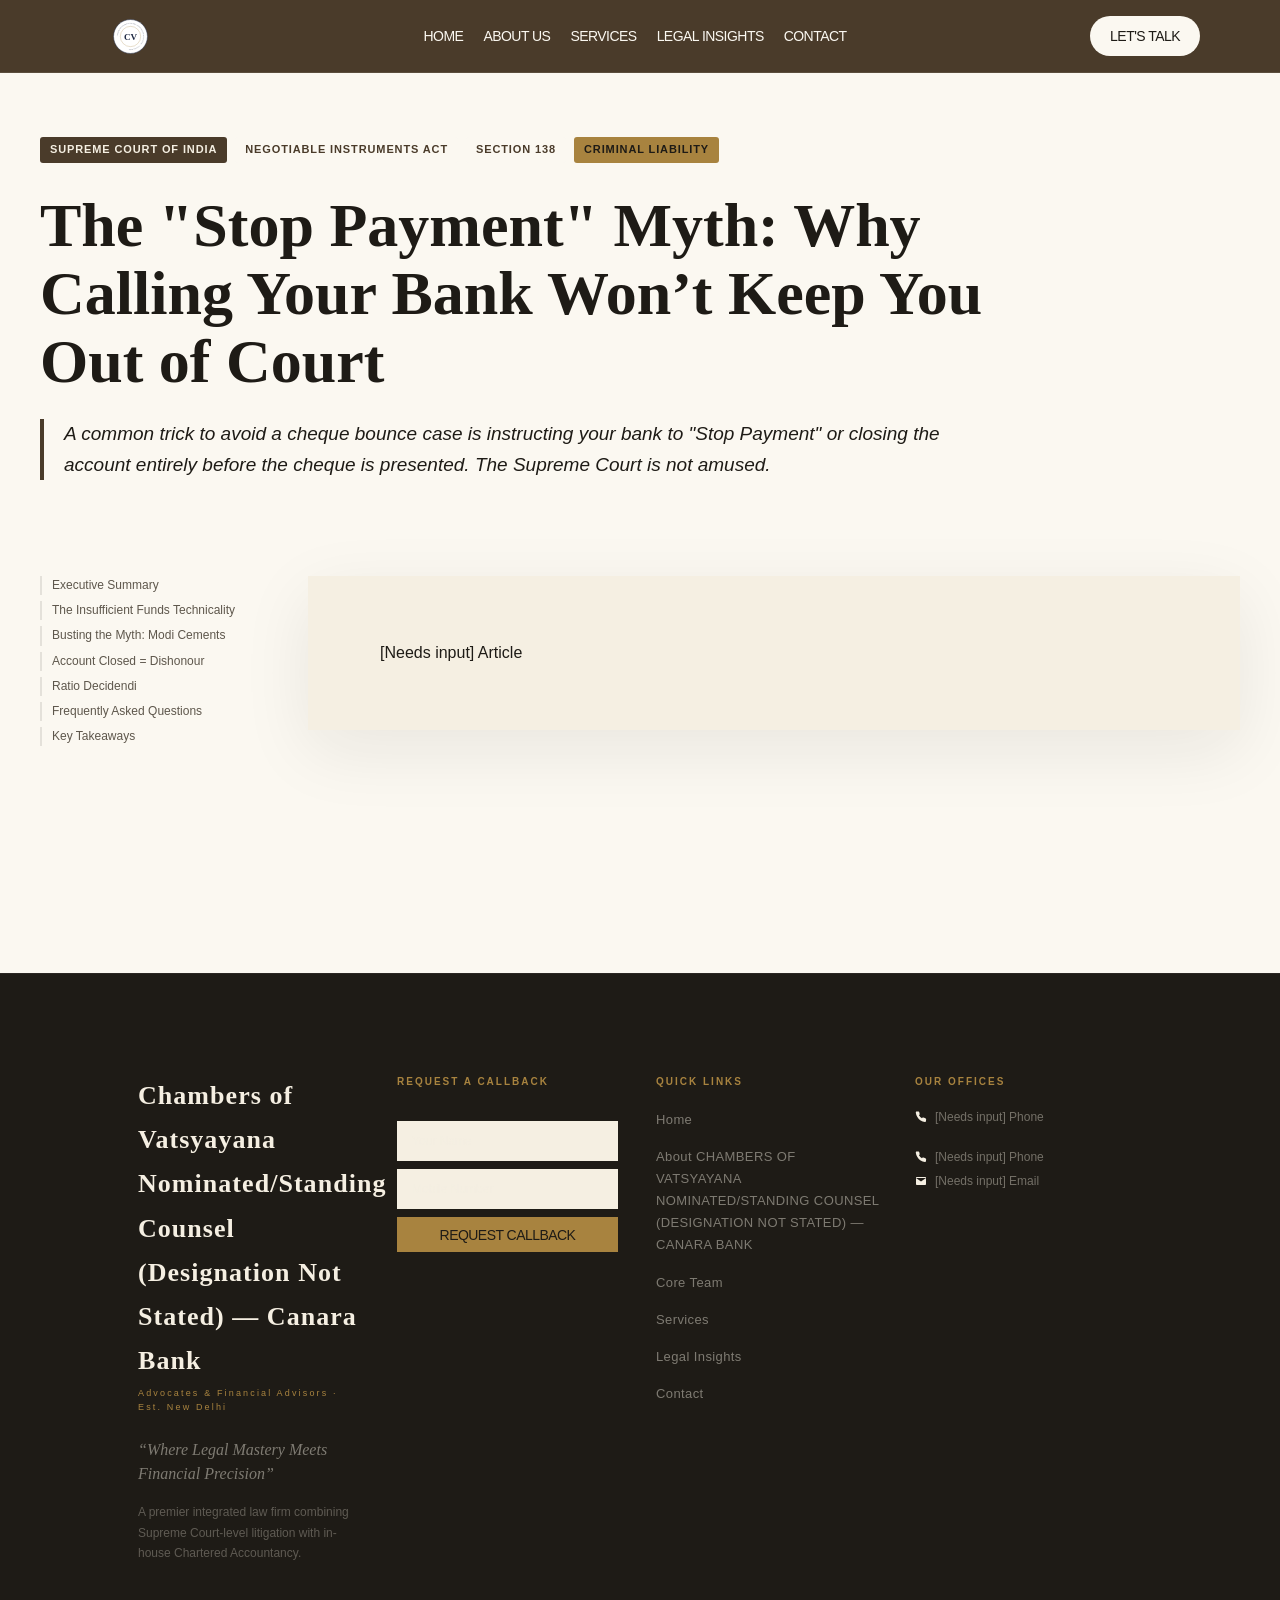
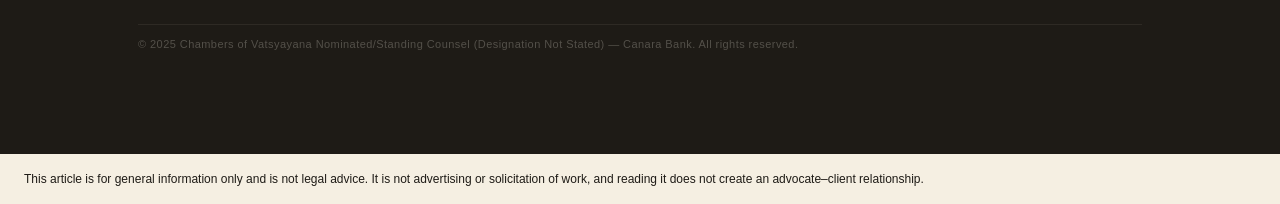
<file: blog/the-stop-payment-myth/index.html>
<!DOCTYPE html><html lang="en" class="jost_3e36cb27-module__GOVEQa__variable cormorant_garamond_97c65d7c-module__KWVokq__variable h-full"><head><meta charset="utf-8">
<meta http-equiv="Content-Security-Policy" content="default-src &#39;self&#39; data: blob:; script-src &#39;self&#39; &#39;unsafe-inline&#39; &#39;unsafe-eval&#39;; style-src &#39;self&#39; &#39;unsafe-inline&#39;; img-src &#39;self&#39; data: blob:; font-src &#39;self&#39; data:; media-src &#39;self&#39; data: blob:; connect-src &#39;self&#39;; frame-src &#39;self&#39;; worker-src &#39;self&#39; blob:; form-action &#39;self&#39;">


<meta name="viewport" content="width=device-width, initial-scale=1"><link rel="stylesheet" href="../../assets/site/_next/static/chunks/3c9st355b9h98.__q189041d8.css" data-precedence="next"><link rel="stylesheet" href="../../assets/site/_next/static/chunks/33ex3e_4hazko.__q189041d8.css" data-precedence="next"><link rel="preload" as="script" fetchpriority="low" href="../../assets/site/_next/static/chunks/0iq1i69206cyl.__q189041d8.js"><title>Chambers of Vatsyayana Nominated/Standing Counsel (Designation Not Stated) — Canara Bank</title><meta name="description" content="Counsel grounded in the law&#39;s long tradition."><link rel="icon" href="data:image/svg+xml,%3Csvg%20xmlns%3D%22http%3A%2F%2Fwww.w3.org%2F2000%2Fsvg%22%20width%3D%22200%22%20height%3D%22200%22%20viewBox%3D%220%200%20200%20200%22%3E%3Cdefs%3E%3Cpath%20id%3D%22scl-monogram-ring%22%20d%3D%22M26%2C100a74%2C74%200%201%2C1%20148%2C0a74%2C74%200%201%2C1%20-148%2C0%22%2F%3E%3C%2Fdefs%3E%3Ccircle%20cx%3D%22100%22%20cy%3D%22100%22%20r%3D%2297%22%20fill%3D%22white%22%20stroke%3D%22%231f2a44%22%20stroke-width%3D%223%22%2F%3E%3Ccircle%20cx%3D%22100%22%20cy%3D%22100%22%20r%3D%2258%22%20fill%3D%22none%22%20stroke%3D%22%23a8833f%22%20stroke-width%3D%221.5%22%2F%3E%3Ctext%20font-family%3D%22%26apos%3BCormorant%20Garamond%26apos%3B%2C%20Georgia%2C%20%26apos%3BTimes%20New%20Roman%26apos%3B%2C%20serif%22%20font-size%3D%227%22%20letter-spacing%3D%221.26%22%20fill%3D%22%231f2a44%22%3E%3CtextPath%20href%3D%22%23scl-monogram-ring%22%20startOffset%3D%2225%25%22%20text-anchor%3D%22middle%22%20dominant-baseline%3D%22middle%22%3ECHAMBERS%20OF%20VATSYAYANA%20%C2%B7%20NOMINATED%2FSTANDING%20COUNSEL%20(DESIGNATION%20NOT%20STATED)%20%E2%80%94%20CANARA%20BANK%3C%2FtextPath%3E%3C%2Ftext%3E%3Ctext%20x%3D%22100%22%20y%3D%22100%22%20text-anchor%3D%22middle%22%20dominant-baseline%3D%22central%22%20font-family%3D%22%26apos%3BCormorant%20Garamond%26apos%3B%2C%20Georgia%2C%20%26apos%3BTimes%20New%20Roman%26apos%3B%2C%20serif%22%20font-size%3D%2252%22%20font-weight%3D%22600%22%20fill%3D%22%231f2a44%22%3ECV%3C%2Ftext%3E%3C%2Fsvg%3E"><link rel="stylesheet" href="../../brand/brand.css">
<style data-sclf-ua-colours>:where(button,input,select,textarea){color:var(--sar-color-auto-000000, #1e1b16)}:where(input,select,textarea){background-color:var(--sar-color-auto-ffffff, #f5efe2)}</style><style data-sclf-logo-fit>img[data-sclf-logo]{object-fit:contain!important;max-height:100%!important}</style></head><body class="min-h-full flex flex-col bg-white"><div hidden=""></div><div class="min-h-screen bg-[#f8f3eb] text-[#1a1a1a]"><header class="sticky top-0 z-50 border-b border-white/10 bg-[#6b1f2a]" data-sar-section="blog-the-stop-payment-myth/s01-navigation" data-sar-type="navigation"><div class="mx-auto flex w-full max-w-[1570px] items-center justify-between px-5 py-4 sm:px-8 md:px-12 lg:px-20"><a class="inline-flex items-center" href="../../index.html"><button type="button" class="inline-flex cursor-pointer items-center gap-2.5 transition-opacity duration-200 hover:opacity-80" aria-label="Go to home"><img alt="CHAMBERS OF VATSYAYANA NOMINATED/STANDING COUNSEL (DESIGNATION NOT STATED) — CANARA BANK" width="100" height="35" decoding="async" data-nimg="1" class="h-[35px] w-[100px] object-contain transition-opacity duration-200 hover:opacity-80" style="color:transparent" src="data:image/svg+xml,%3Csvg%20xmlns%3D%22http%3A%2F%2Fwww.w3.org%2F2000%2Fsvg%22%20width%3D%22200%22%20height%3D%22200%22%20viewBox%3D%220%200%20200%20200%22%3E%3Cdefs%3E%3Cpath%20id%3D%22scl-monogram-ring%22%20d%3D%22M26%2C100a74%2C74%200%201%2C1%20148%2C0a74%2C74%200%201%2C1%20-148%2C0%22%2F%3E%3C%2Fdefs%3E%3Ccircle%20cx%3D%22100%22%20cy%3D%22100%22%20r%3D%2297%22%20fill%3D%22white%22%20stroke%3D%22%231f2a44%22%20stroke-width%3D%223%22%2F%3E%3Ccircle%20cx%3D%22100%22%20cy%3D%22100%22%20r%3D%2258%22%20fill%3D%22none%22%20stroke%3D%22%23a8833f%22%20stroke-width%3D%221.5%22%2F%3E%3Ctext%20font-family%3D%22%26apos%3BCormorant%20Garamond%26apos%3B%2C%20Georgia%2C%20%26apos%3BTimes%20New%20Roman%26apos%3B%2C%20serif%22%20font-size%3D%227%22%20letter-spacing%3D%221.26%22%20fill%3D%22%231f2a44%22%3E%3CtextPath%20href%3D%22%23scl-monogram-ring%22%20startOffset%3D%2225%25%22%20text-anchor%3D%22middle%22%20dominant-baseline%3D%22middle%22%3ECHAMBERS%20OF%20VATSYAYANA%20%C2%B7%20NOMINATED%2FSTANDING%20COUNSEL%20(DESIGNATION%20NOT%20STATED)%20%E2%80%94%20CANARA%20BANK%3C%2FtextPath%3E%3C%2Ftext%3E%3Ctext%20x%3D%22100%22%20y%3D%22100%22%20text-anchor%3D%22middle%22%20dominant-baseline%3D%22central%22%20font-family%3D%22%26apos%3BCormorant%20Garamond%26apos%3B%2C%20Georgia%2C%20%26apos%3BTimes%20New%20Roman%26apos%3B%2C%20serif%22%20font-size%3D%2252%22%20font-weight%3D%22600%22%20fill%3D%22%231f2a44%22%3ECV%3C%2Ftext%3E%3C%2Fsvg%3E" data-sclf-logo=""></button></a><nav class="hidden items-center gap-5 md:flex"><a class="font-jost text-sm font-normal uppercase tracking-[-0.54px] text-[#f9f5ea] transition-opacity duration-200 hover:opacity-80" href="../../index.html">Home</a><a class="font-jost text-sm font-normal uppercase tracking-[-0.54px] text-[#f9f5ea] transition-opacity duration-200 hover:opacity-80" href="../../index.html#about-us">About Us</a><a class="font-jost text-sm font-normal uppercase tracking-[-0.54px] text-[#f9f5ea] transition-opacity duration-200 hover:opacity-80" href="../../index.html#services">Services</a><a class="font-jost text-sm font-normal uppercase tracking-[-0.54px] text-[#f9f5ea] transition-opacity duration-200 hover:opacity-80" href="../../blog/index.html">Legal Insights</a><a class="font-jost text-sm font-normal uppercase tracking-[-0.54px] text-[#f9f5ea] transition-opacity duration-200 hover:opacity-80" href="../../index.html#contact">Contact</a></nav><a class="rounded-full bg-[#f9f5ea] px-5 py-2.5 font-jost text-sm font-normal uppercase tracking-[-0.54px] text-[#1a1a1a] transition-all duration-200 hover:bg-white" href="../../index.html#contact">Let&#39;s talk</a></div></header>
<div class="w-full" data-sar-section="blog-the-stop-payment-myth/s02-faq" data-sar-type="faq"><main class="BlogArticle-module__iFhOjW__page"><header class="BlogArticle-module__iFhOjW__header"><div class="BlogArticle-module__iFhOjW__tagStrip"><span class="BlogArticle-module__iFhOjW__tag BlogArticle-module__iFhOjW__tagCourt">Supreme Court of India</span><span class="BlogArticle-module__iFhOjW__tag">Negotiable Instruments Act</span><span class="BlogArticle-module__iFhOjW__tag">Section 138</span><span class="BlogArticle-module__iFhOjW__tag BlogArticle-module__iFhOjW__tagStatusYes">Criminal Liability</span></div><h1>The &quot;Stop Payment&quot; Myth: Why Calling Your Bank Won’t Keep You Out of Court</h1><p class="BlogArticle-module__iFhOjW__articleDeck">A common trick to avoid a cheque bounce case is instructing your bank to &quot;Stop Payment&quot; or closing the account entirely before the cheque is presented. The Supreme Court is not amused.</p></header><div class="BlogArticle-module__iFhOjW__layout"><nav class="BlogArticle-module__iFhOjW__toc" aria-label=""><ul><li><a href="#executive-summary">Executive Summary</a></li><li><a href="#the-technicality">The Insufficient Funds Technicality</a></li><li><a href="#modi-cements">Busting the Myth: Modi Cements</a></li><li><a href="#account-closed">Account Closed = Dishonour</a></li><li><a href="#ratio-decidendi">Ratio Decidendi</a></li><li><a href="#frequently-asked-questions">Frequently Asked Questions</a></li><li><a href="#key-takeaways">Key Takeaways</a></li></ul></nav><article class="BlogArticle-module__iFhOjW__articleBody"><p>[Needs input] Article</p></article></div></main></div>
<footer class="relative flex w-full flex-col border-t border-white/[0.06] bg-[#111] px-5 sm:px-8 md:px-16 lg:px-[138px] py-14 md:py-[100px] mx-auto overflow-hidden" data-sar-section="blog-the-stop-payment-myth/s03-footer" data-sar-type="footer"><div class="flex w-full flex-col gap-10 md:gap-[61px]"><div class="grid grid-cols-1 sm:grid-cols-2 lg:grid-cols-4 gap-10 md:gap-8"><div data-reveal="true" class="sm:col-span-2 lg:col-span-1 max-w-[318px]" style="translate: none; rotate: none; scale: none; transform: translate(0px, 0px); opacity: 1;"><p class="font-cormorant text-[22px] md:text-[26px] font-semibold leading-[44.2px] tracking-[1.04px] text-white">Chambers of Vatsyayana Nominated/Standing Counsel (Designation Not Stated) — Canara Bank</p><p class="mt-1 font-jost text-[9px] tracking-[2.16px] text-[#b8935a]">Advocates &amp; Financial Advisors · Est. New Delhi</p><p class="mt-6 font-cormorant text-base italic leading-6 text-white/45">“Where Legal Mastery Meets Financial Precision”</p><p class="mt-4 font-jost text-xs font-light leading-[20.4px] text-white/30">A premier integrated law firm combining Supreme Court-level litigation with in-house Chartered Accountancy.</p></div><div data-reveal="true" class="w-full lg:w-[221px]" style="translate: none; rotate: none; scale: none; transform: translate(0px, 0px); opacity: 1;"><p class="font-jost text-[10px] font-semibold uppercase tracking-[2px] text-[#b8935a]">Request a Callback</p><input type="text" placeholder="Your Name" class="input-gold mt-6 md:mt-8 block h-10 w-full border border-white/10 bg-white/[0.05] px-3.5 font-jost text-xs text-white placeholder:text-white/25"><input type="tel" placeholder="Mobile Number" class="input-gold mt-2 block h-10 w-full border border-white/10 bg-white/[0.05] px-3.5 font-jost text-xs text-white placeholder:text-white/25"><button type="button" class="cursor-pointer mt-2 h-[35px] w-full bg-[#b8935a] font-jost text-sm uppercase tracking-[-0.54px] text-[#1a1a1a] transition-all duration-200 hover:bg-[#c9a46b] hover:shadow-md active:scale-[0.98]">Request Callback</button></div><div data-reveal="true" style="translate: none; rotate: none; scale: none; transform: translate(0px, 0px); opacity: 1;"><p class="font-jost text-[10px] font-semibold uppercase tracking-[2px] text-[#b8935a]">Quick Links</p><ul class="mt-5 space-y-[15px] font-jost text-[13px] font-light leading-[22.1px] tracking-[0.39px] text-white/45"><li><a class="transition-colors duration-200 hover:text-white/70" href="#">Home</a></li><li><a class="transition-colors duration-200 hover:text-white/70" href="#about-us">About CHAMBERS OF VATSYAYANA NOMINATED/STANDING COUNSEL (DESIGNATION NOT STATED) — CANARA BANK</a></li><li><a class="transition-colors duration-200 hover:text-white/70" href="#team">Core Team</a></li><li><a class="transition-colors duration-200 hover:text-white/70" href="#services">Services</a></li><li><a class="transition-colors duration-200 hover:text-white/70" href="#blogs">Legal Insights</a></li><li><a class="transition-colors duration-200 hover:text-white/70" href="#contact">Contact</a></li></ul></div><div data-reveal="true" style="translate: none; rotate: none; scale: none; transform: translate(0px, 0px); opacity: 1;"><p class="font-jost text-[10px] font-semibold uppercase tracking-[2px] text-[#b8935a]">Our Offices</p><div class="mt-5 space-y-6"><div><p class="font-jost text-[11px] tracking-[1.1px] text-white/55"></p><p class="font-jost text-xs font-light leading-[20.4px] text-white/40"></p><div class="mt-2 flex items-center gap-2"><img alt="" loading="lazy" width="12" height="12" decoding="async" data-nimg="1" style="color:transparent" src="../../assets/site/images/footer-phone.__q189041d8.svg"><span class="font-jost text-xs font-light text-white/40 transition-colors hover:text-white/60">[Needs input] Phone</span></div></div><div><p class="font-jost text-[11px] tracking-[1.1px] text-white/55"></p><p class="font-jost text-xs font-light leading-[20.4px] text-white/40"></p><div class="mt-2 flex items-center gap-2"><img alt="" loading="lazy" width="12" height="12" decoding="async" data-nimg="1" style="color:transparent" src="../../assets/site/images/footer-phone.__q189041d8.svg"><span class="font-jost text-xs font-light text-white/40 transition-colors hover:text-white/60">[Needs input] Phone</span></div><div class="mt-2 flex items-center gap-2"><img alt="" loading="lazy" width="12" height="12" decoding="async" data-nimg="1" style="color:transparent" src="../../assets/site/images/footer-email.__q189041d8.svg"><span class="font-jost text-xs font-light text-white/40 break-all transition-colors hover:text-white/60">[Needs input] Email</span></div></div></div></div></div><div data-reveal="true" class="border-t border-white/[0.07] pt-2.5" style="translate: none; rotate: none; scale: none; transform: translate(0px, 0px); opacity: 1;"><div class="flex flex-col sm:flex-row items-start sm:items-center justify-between gap-2 font-jost text-[11px] font-light leading-[18.7px]"><p class="tracking-[0.44px] text-white/25">© 2025 Chambers of Vatsyayana Nominated/Standing Counsel (Designation Not Stated) — Canara Bank. All rights reserved.</p><p class="text-white/20"></p></div></div></div></footer>
</div><next-route-announcer style="position: absolute;"></next-route-announcer><aside data-sclf-disclaimer style="padding:16px 24px;font-size:12px;line-height:1.5;color:var(--sar-color-auto-000000, #1e1b16);background-color:var(--sar-color-auto-ffffff, #f5efe2)">This article is for general information only and is not legal advice. It is not advertising or solicitation of work, and reading it does not create an advocate–client relationship.</aside></body></html>
</file>
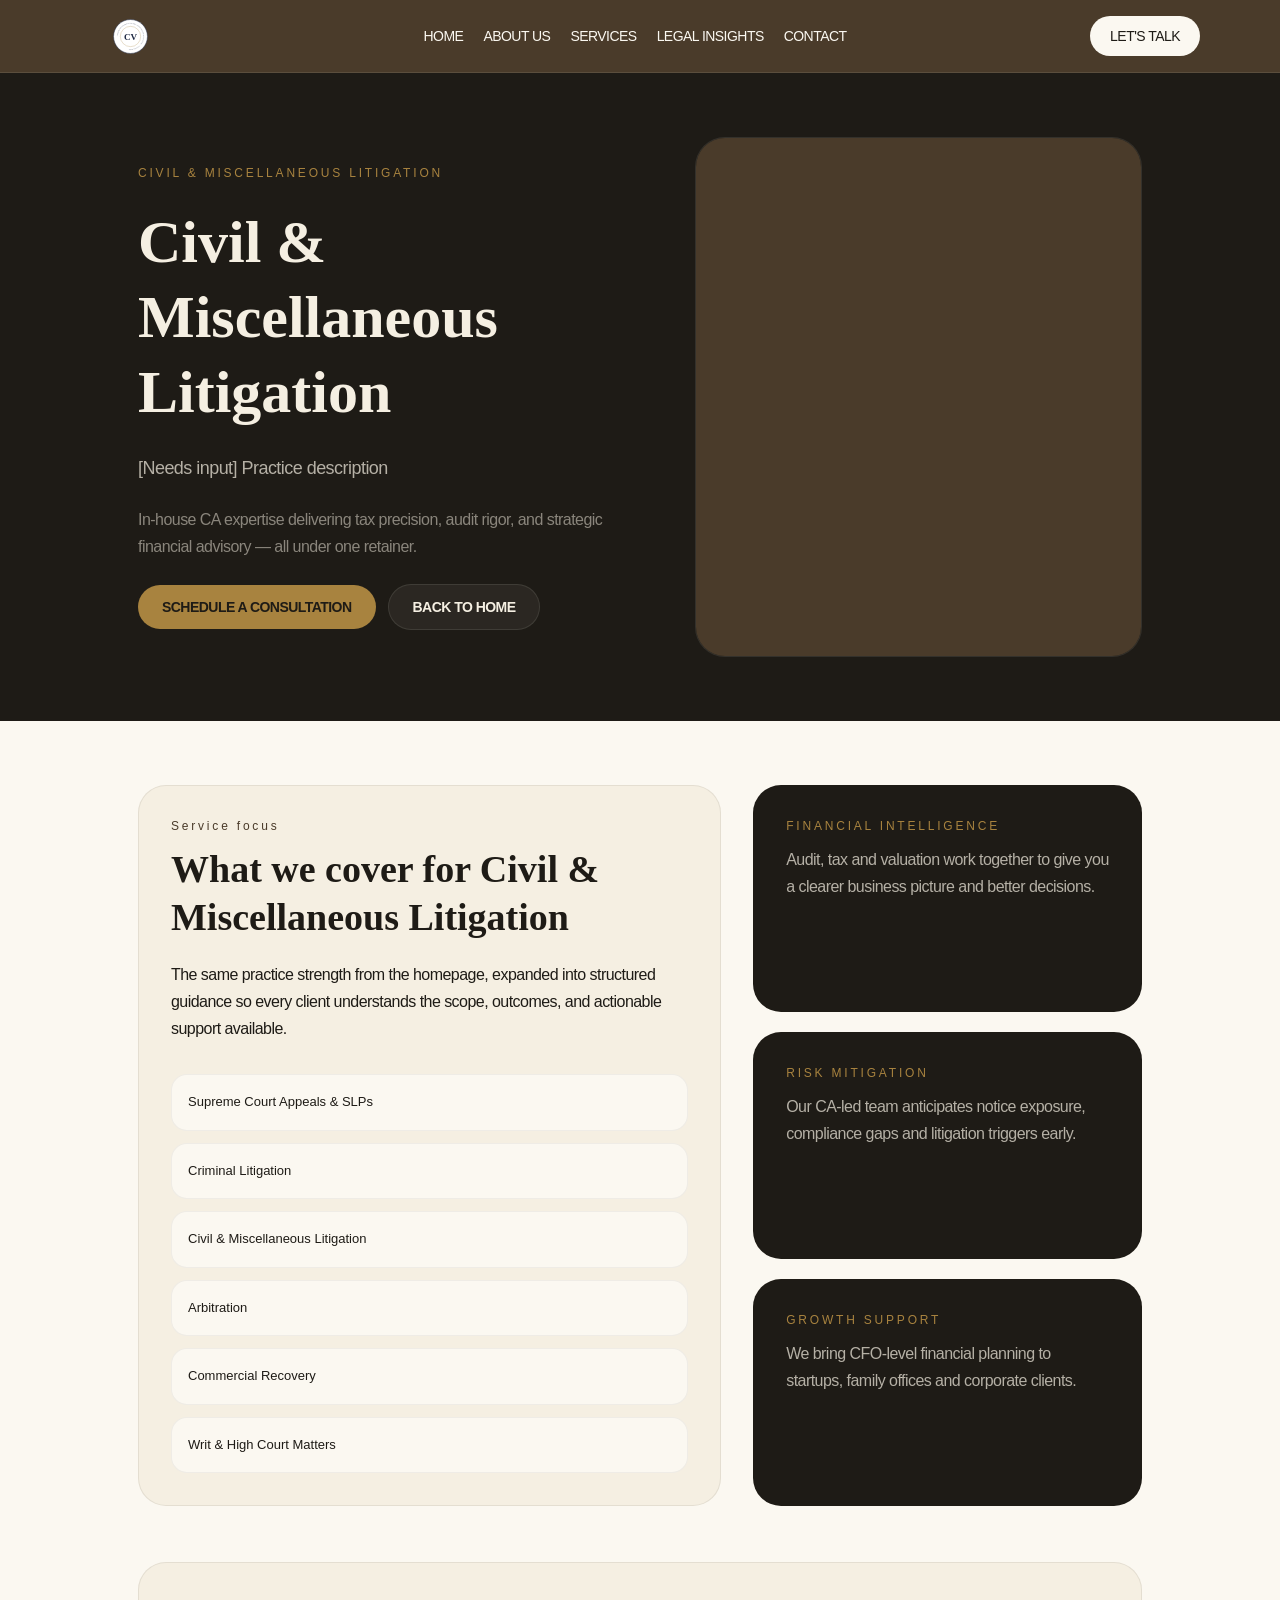
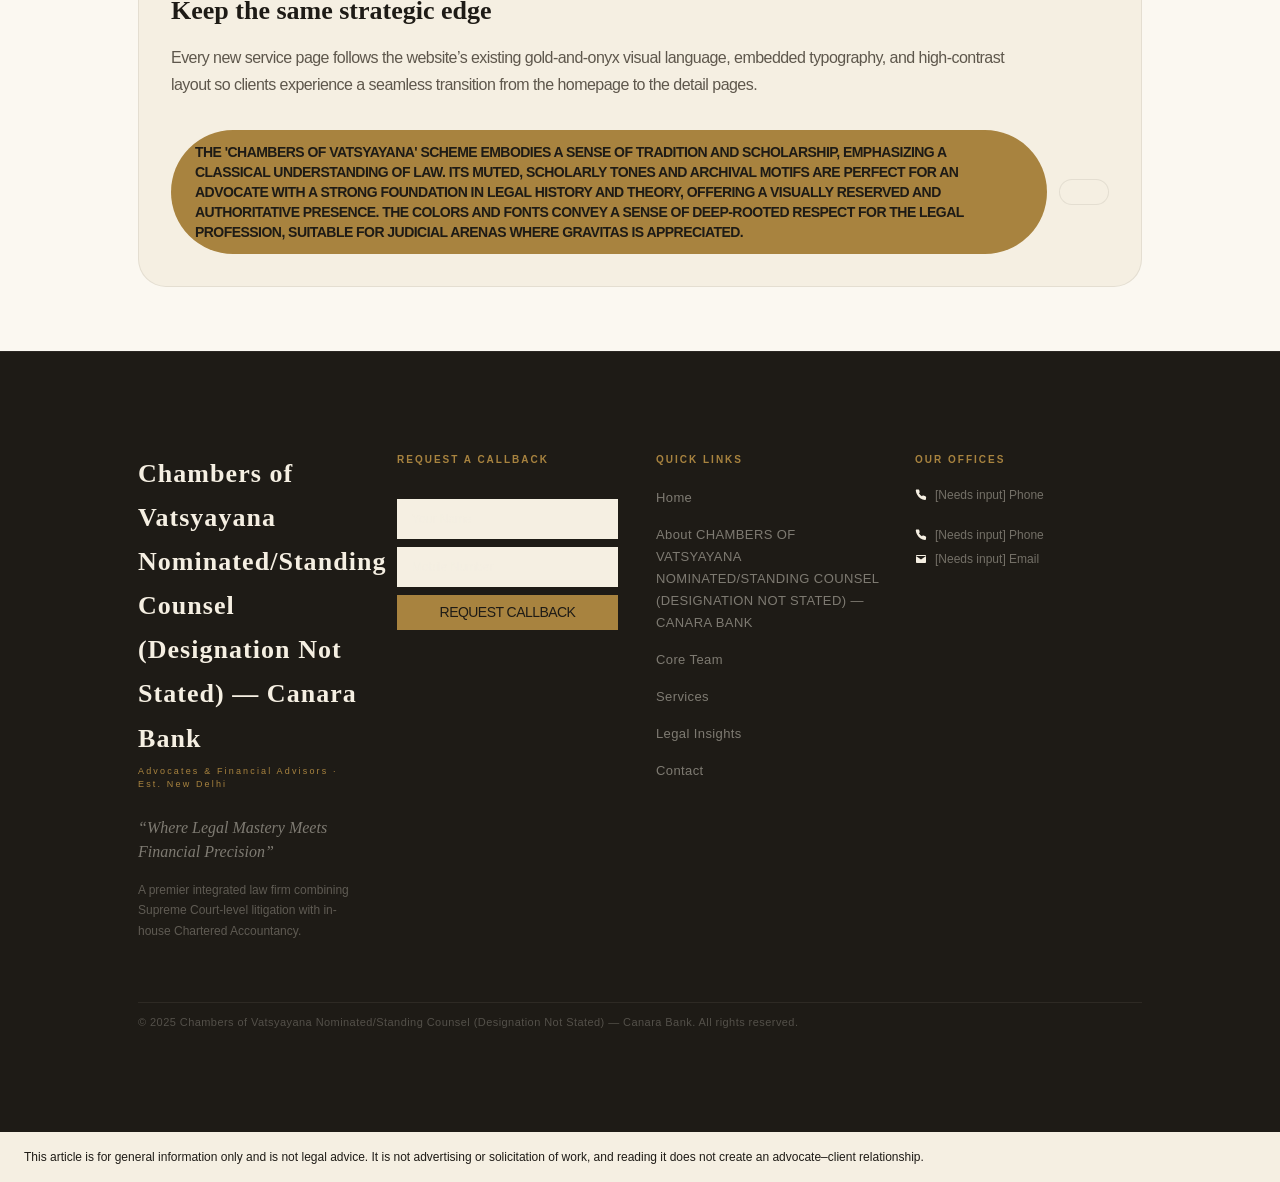
<file: services/audit-tax-financial-advisory/index.html>
<!DOCTYPE html><html lang="en" class="jost_3e36cb27-module__GOVEQa__variable cormorant_garamond_97c65d7c-module__KWVokq__variable h-full"><head><meta charset="utf-8">
<meta http-equiv="Content-Security-Policy" content="default-src &#39;self&#39; data: blob:; script-src &#39;self&#39; &#39;unsafe-inline&#39; &#39;unsafe-eval&#39;; style-src &#39;self&#39; &#39;unsafe-inline&#39;; img-src &#39;self&#39; data: blob:; font-src &#39;self&#39; data:; media-src &#39;self&#39; data: blob:; connect-src &#39;self&#39;; frame-src &#39;self&#39;; worker-src &#39;self&#39; blob:; form-action &#39;self&#39;">


<meta name="viewport" content="width=device-width, initial-scale=1"><link rel="stylesheet" href="../../assets/site/_next/static/chunks/3c9st355b9h98.__q189041d8.css" data-precedence="next"><link rel="preload" as="script" fetchpriority="low" href="../../assets/site/_next/static/chunks/0iq1i69206cyl.__q189041d8.js"><title>Chambers of Vatsyayana Nominated/Standing Counsel (Designation Not Stated) — Canara Bank</title><meta name="description" content="Counsel grounded in the law&#39;s long tradition."><link rel="icon" href="data:image/svg+xml,%3Csvg%20xmlns%3D%22http%3A%2F%2Fwww.w3.org%2F2000%2Fsvg%22%20width%3D%22200%22%20height%3D%22200%22%20viewBox%3D%220%200%20200%20200%22%3E%3Cdefs%3E%3Cpath%20id%3D%22scl-monogram-ring%22%20d%3D%22M26%2C100a74%2C74%200%201%2C1%20148%2C0a74%2C74%200%201%2C1%20-148%2C0%22%2F%3E%3C%2Fdefs%3E%3Ccircle%20cx%3D%22100%22%20cy%3D%22100%22%20r%3D%2297%22%20fill%3D%22white%22%20stroke%3D%22%231f2a44%22%20stroke-width%3D%223%22%2F%3E%3Ccircle%20cx%3D%22100%22%20cy%3D%22100%22%20r%3D%2258%22%20fill%3D%22none%22%20stroke%3D%22%23a8833f%22%20stroke-width%3D%221.5%22%2F%3E%3Ctext%20font-family%3D%22%26apos%3BCormorant%20Garamond%26apos%3B%2C%20Georgia%2C%20%26apos%3BTimes%20New%20Roman%26apos%3B%2C%20serif%22%20font-size%3D%227%22%20letter-spacing%3D%221.26%22%20fill%3D%22%231f2a44%22%3E%3CtextPath%20href%3D%22%23scl-monogram-ring%22%20startOffset%3D%2225%25%22%20text-anchor%3D%22middle%22%20dominant-baseline%3D%22middle%22%3ECHAMBERS%20OF%20VATSYAYANA%20%C2%B7%20NOMINATED%2FSTANDING%20COUNSEL%20(DESIGNATION%20NOT%20STATED)%20%E2%80%94%20CANARA%20BANK%3C%2FtextPath%3E%3C%2Ftext%3E%3Ctext%20x%3D%22100%22%20y%3D%22100%22%20text-anchor%3D%22middle%22%20dominant-baseline%3D%22central%22%20font-family%3D%22%26apos%3BCormorant%20Garamond%26apos%3B%2C%20Georgia%2C%20%26apos%3BTimes%20New%20Roman%26apos%3B%2C%20serif%22%20font-size%3D%2252%22%20font-weight%3D%22600%22%20fill%3D%22%231f2a44%22%3ECV%3C%2Ftext%3E%3C%2Fsvg%3E"><link rel="stylesheet" href="../../brand/brand.css">
<style data-sclf-ua-colours>:where(button,input,select,textarea){color:var(--sar-color-auto-000000, #1e1b16)}:where(input,select,textarea){background-color:var(--sar-color-auto-ffffff, #f5efe2)}</style><style data-sclf-logo-fit>img[data-sclf-logo]{object-fit:contain!important;max-height:100%!important}</style></head><body class="min-h-full flex flex-col bg-white"><div hidden=""></div><div class="min-h-screen bg-[#f8f3eb] text-[#1a1a1a]"><header class="sticky top-0 z-50 border-b border-white/10 bg-[#6b1f2a]" data-sar-section="services-audit-tax-financial-advisory/s01-navigation" data-sar-type="navigation"><div class="mx-auto flex w-full max-w-[1570px] items-center justify-between px-5 py-4 sm:px-8 md:px-12 lg:px-20"><a class="inline-flex items-center" href="../../index.html"><button type="button" class="inline-flex cursor-pointer items-center gap-2.5 transition-opacity duration-200 hover:opacity-80" aria-label="Go to home"><img alt="CHAMBERS OF VATSYAYANA NOMINATED/STANDING COUNSEL (DESIGNATION NOT STATED) — CANARA BANK" width="100" height="35" decoding="async" data-nimg="1" class="h-[35px] w-[100px] object-contain transition-opacity duration-200 hover:opacity-80" style="color:transparent" src="data:image/svg+xml,%3Csvg%20xmlns%3D%22http%3A%2F%2Fwww.w3.org%2F2000%2Fsvg%22%20width%3D%22200%22%20height%3D%22200%22%20viewBox%3D%220%200%20200%20200%22%3E%3Cdefs%3E%3Cpath%20id%3D%22scl-monogram-ring%22%20d%3D%22M26%2C100a74%2C74%200%201%2C1%20148%2C0a74%2C74%200%201%2C1%20-148%2C0%22%2F%3E%3C%2Fdefs%3E%3Ccircle%20cx%3D%22100%22%20cy%3D%22100%22%20r%3D%2297%22%20fill%3D%22white%22%20stroke%3D%22%231f2a44%22%20stroke-width%3D%223%22%2F%3E%3Ccircle%20cx%3D%22100%22%20cy%3D%22100%22%20r%3D%2258%22%20fill%3D%22none%22%20stroke%3D%22%23a8833f%22%20stroke-width%3D%221.5%22%2F%3E%3Ctext%20font-family%3D%22%26apos%3BCormorant%20Garamond%26apos%3B%2C%20Georgia%2C%20%26apos%3BTimes%20New%20Roman%26apos%3B%2C%20serif%22%20font-size%3D%227%22%20letter-spacing%3D%221.26%22%20fill%3D%22%231f2a44%22%3E%3CtextPath%20href%3D%22%23scl-monogram-ring%22%20startOffset%3D%2225%25%22%20text-anchor%3D%22middle%22%20dominant-baseline%3D%22middle%22%3ECHAMBERS%20OF%20VATSYAYANA%20%C2%B7%20NOMINATED%2FSTANDING%20COUNSEL%20(DESIGNATION%20NOT%20STATED)%20%E2%80%94%20CANARA%20BANK%3C%2FtextPath%3E%3C%2Ftext%3E%3Ctext%20x%3D%22100%22%20y%3D%22100%22%20text-anchor%3D%22middle%22%20dominant-baseline%3D%22central%22%20font-family%3D%22%26apos%3BCormorant%20Garamond%26apos%3B%2C%20Georgia%2C%20%26apos%3BTimes%20New%20Roman%26apos%3B%2C%20serif%22%20font-size%3D%2252%22%20font-weight%3D%22600%22%20fill%3D%22%231f2a44%22%3ECV%3C%2Ftext%3E%3C%2Fsvg%3E" data-sclf-logo=""></button></a><nav class="hidden items-center gap-5 md:flex"><a class="font-jost text-sm font-normal uppercase tracking-[-0.54px] text-[#f9f5ea] transition-opacity duration-200 hover:opacity-80" href="../../index.html">Home</a><a class="font-jost text-sm font-normal uppercase tracking-[-0.54px] text-[#f9f5ea] transition-opacity duration-200 hover:opacity-80" href="../../index.html#about-us">About Us</a><a class="font-jost text-sm font-normal uppercase tracking-[-0.54px] text-[#f9f5ea] transition-opacity duration-200 hover:opacity-80" href="../../index.html#services">Services</a><a class="font-jost text-sm font-normal uppercase tracking-[-0.54px] text-[#f9f5ea] transition-opacity duration-200 hover:opacity-80" href="../../blog/index.html">Legal Insights</a><a class="font-jost text-sm font-normal uppercase tracking-[-0.54px] text-[#f9f5ea] transition-opacity duration-200 hover:opacity-80" href="../../index.html#contact">Contact</a></nav><a class="rounded-full bg-[#f9f5ea] px-5 py-2.5 font-jost text-sm font-normal uppercase tracking-[-0.54px] text-[#1a1a1a] transition-all duration-200 hover:bg-white" href="../../index.html#contact">Let&#39;s talk</a></div></header>
<div class="w-full" data-sar-section="services-audit-tax-financial-advisory/s02-hero" data-sar-type="hero"><main class="flex min-h-screen flex-col bg-[#f8f3eb] text-[#1a1a1a]"><section class="relative overflow-hidden bg-[#1a1a1a] px-5 py-16 sm:px-8 md:px-16 lg:px-[138px]"><div class="mx-auto flex max-w-[1570px] flex-col gap-12 lg:grid lg:grid-cols-[1.05fr_0.95fr] lg:items-center lg:gap-16"><div class="flex flex-col gap-6"><p class="font-jost text-xs tracking-[2.8px] text-[#b8935a] uppercase">Civil &amp; Miscellaneous Litigation</p><h1 class="font-cormorant text-[34px] sm:text-[44px] md:text-[52px] lg:text-[60px] font-semibold leading-tight text-white">Civil &amp; Miscellaneous Litigation</h1><p class="max-w-[720px] font-jost text-base md:text-lg font-light leading-[28px] tracking-[-0.54px] text-white/70">[Needs input] Practice description</p><p class="max-w-[640px] font-jost text-sm md:text-base font-light leading-[27px] tracking-[-0.54px] text-white/50">In-house CA expertise delivering tax precision, audit rigor, and strategic financial advisory — all under one retainer.</p><div class="flex flex-col gap-3 sm:flex-row sm:items-center"><a class="inline-flex w-full items-center justify-center rounded-full bg-[#b8935a] px-6 py-3 text-sm font-semibold uppercase tracking-[-0.54px] text-[#1a1a1a] transition duration-200 hover:bg-[#c9a46b] sm:w-auto" href="../../index.html#contact">Schedule a Consultation</a><a class="inline-flex w-full items-center justify-center rounded-full border border-white/10 bg-white/[0.06] px-6 py-3 text-sm font-semibold uppercase tracking-[-0.54px] text-white transition duration-200 hover:border-[#b8935a] hover:text-white sm:w-auto" href="../../index.html">Back to Home</a></div></div><div class="relative h-[360px] sm:h-[420px] md:h-[520px] rounded-[30px] overflow-hidden border border-white/[0.1] bg-[#111]"><img alt="Civil &amp; Miscellaneous Litigation" decoding="async" data-nimg="fill" class="object-cover" style="position:absolute;height:100%;width:100%;left:0;top:0;right:0;bottom:0;color:transparent" sizes="(max-width: 768px) 100vw, 640px" src="data:image/svg+xml,%3Csvg%20xmlns%3D%22http%3A%2F%2Fwww.w3.org%2F2000%2Fsvg%22%20viewBox%3D%220%200%2016%209%22%3E%3Crect%20width%3D%2216%22%20height%3D%229%22%20fill%3D%22%234a3b2a%22%2F%3E%3C%2Fsvg%3E"></div></div></section><section class="bg-[#f8f3eb] px-5 py-16 sm:px-8 md:px-16 lg:px-[138px]"><div class="mx-auto flex max-w-[1240px] flex-col gap-14"><div class="grid gap-8 lg:grid-cols-[1.2fr_0.8fr]"><div class="rounded-[28px] border border-black/[0.08] bg-white p-8 shadow-[0_18px_60px_rgba(16,24,40,0.08)]"><p class="font-jost text-xs tracking-[2.8px] text-[#b8935a]">Service focus</p><h2 class="mt-3 font-cormorant text-[30px] md:text-[38px] font-semibold leading-tight text-[#1a1a1a]">What we cover for Civil &amp; Miscellaneous Litigation</h2><p class="mt-5 font-jost text-base leading-[27px] tracking-[-0.54px] text-[#444]">The same practice strength from the homepage, expanded into structured guidance so every client understands the scope, outcomes, and actionable support available.</p><ul class="mt-8 grid gap-3 text-[13px] font-light leading-[22.5px] text-[#1a1a1a]"><li class="flex items-start gap-3 rounded-2xl border border-black/[0.05] bg-[#faf7f2] px-4 py-4">Supreme Court Appeals &amp; SLPs</li><li class="flex items-start gap-3 rounded-2xl border border-black/[0.05] bg-[#faf7f2] px-4 py-4">Criminal Litigation</li><li class="flex items-start gap-3 rounded-2xl border border-black/[0.05] bg-[#faf7f2] px-4 py-4">Civil &amp; Miscellaneous Litigation</li><li class="flex items-start gap-3 rounded-2xl border border-black/[0.05] bg-[#faf7f2] px-4 py-4">Arbitration</li><li class="flex items-start gap-3 rounded-2xl border border-black/[0.05] bg-[#faf7f2] px-4 py-4">Commercial Recovery</li><li class="flex items-start gap-3 rounded-2xl border border-black/[0.05] bg-[#faf7f2] px-4 py-4">Writ &amp; High Court Matters</li></ul></div><div class="grid gap-5"><div class="rounded-[28px] border border-black/[0.08] bg-[#1a1a1a] p-8 text-white shadow-[0_16px_40px_rgba(0,0,0,0.08)]"><p class="font-jost text-xs tracking-[2.8px] text-[#b8935a] uppercase">Financial Intelligence</p><p class="mt-3 font-jost text-base leading-[27px] tracking-[-0.54px] text-white/70">Audit, tax and valuation work together to give you a clearer business picture and better decisions.</p></div><div class="rounded-[28px] border border-black/[0.08] bg-[#1a1a1a] p-8 text-white shadow-[0_16px_40px_rgba(0,0,0,0.08)]"><p class="font-jost text-xs tracking-[2.8px] text-[#b8935a] uppercase">Risk Mitigation</p><p class="mt-3 font-jost text-base leading-[27px] tracking-[-0.54px] text-white/70">Our CA-led team anticipates notice exposure, compliance gaps and litigation triggers early.</p></div><div class="rounded-[28px] border border-black/[0.08] bg-[#1a1a1a] p-8 text-white shadow-[0_16px_40px_rgba(0,0,0,0.08)]"><p class="font-jost text-xs tracking-[2.8px] text-[#b8935a] uppercase">Growth Support</p><p class="mt-3 font-jost text-base leading-[27px] tracking-[-0.54px] text-white/70">We bring CFO-level financial planning to startups, family offices and corporate clients.</p></div></div></div><div class="rounded-[28px] border border-black/[0.08] bg-white p-8"><h3 class="font-cormorant text-[26px] font-semibold leading-tight text-[#1a1a1a]">Keep the same strategic edge</h3><p class="mt-4 max-w-[860px] font-jost text-base leading-[27px] tracking-[-0.54px] text-[#4d4d4d]">Every new service page follows the website’s existing gold-and-onyx visual language, embedded typography, and high-contrast layout so clients experience a seamless transition from the homepage to the detail pages.</p><div class="mt-8 flex flex-col gap-3 sm:flex-row sm:items-center"><a class="inline-flex items-center justify-center rounded-full bg-[#b8935a] px-6 py-3 text-sm font-semibold uppercase tracking-[-0.54px] text-[#1a1a1a] transition duration-200 hover:bg-[#c9a46b]" href="../../index.html#contact">The &#39;Chambers of Vatsyayana&#39; scheme embodies a sense of tradition and scholarship, emphasizing a classical understanding of law. Its muted, scholarly tones and archival motifs are perfect for an advocate with a strong foundation in legal history and theory, offering a visually reserved and authoritative presence. The colors and fonts convey a sense of deep-rooted respect for the legal profession, suitable for judicial arenas where gravitas is appreciated.</a><a class="inline-flex items-center justify-center rounded-full border border-black/[0.08] bg-white px-6 py-3 text-sm font-semibold uppercase tracking-[-0.54px] text-[#1a1a1a] transition duration-200 hover:border-[#b8935a]" href="../../index.html"></a></div></div></div></section></main></div>
<footer class="relative flex w-full flex-col border-t border-white/[0.06] bg-[#111] px-5 sm:px-8 md:px-16 lg:px-[138px] py-14 md:py-[100px] mx-auto overflow-hidden" data-sar-section="services-audit-tax-financial-advisory/s03-footer" data-sar-type="footer"><div class="flex w-full flex-col gap-10 md:gap-[61px]"><div class="grid grid-cols-1 sm:grid-cols-2 lg:grid-cols-4 gap-10 md:gap-8"><div data-reveal="true" class="sm:col-span-2 lg:col-span-1 max-w-[318px]" style="translate: none; rotate: none; scale: none; transform: translate(0px, 0px); opacity: 1;"><p class="font-cormorant text-[22px] md:text-[26px] font-semibold leading-[44.2px] tracking-[1.04px] text-white">Chambers of Vatsyayana Nominated/Standing Counsel (Designation Not Stated) — Canara Bank</p><p class="mt-1 font-jost text-[9px] tracking-[2.16px] text-[#b8935a]">Advocates &amp; Financial Advisors · Est. New Delhi</p><p class="mt-6 font-cormorant text-base italic leading-6 text-white/45">“Where Legal Mastery Meets Financial Precision”</p><p class="mt-4 font-jost text-xs font-light leading-[20.4px] text-white/30">A premier integrated law firm combining Supreme Court-level litigation with in-house Chartered Accountancy.</p></div><div data-reveal="true" class="w-full lg:w-[221px]" style="translate: none; rotate: none; scale: none; transform: translate(0px, 0px); opacity: 1;"><p class="font-jost text-[10px] font-semibold uppercase tracking-[2px] text-[#b8935a]">Request a Callback</p><input type="text" placeholder="Your Name" class="input-gold mt-6 md:mt-8 block h-10 w-full border border-white/10 bg-white/[0.05] px-3.5 font-jost text-xs text-white placeholder:text-white/25"><input type="tel" placeholder="Mobile Number" class="input-gold mt-2 block h-10 w-full border border-white/10 bg-white/[0.05] px-3.5 font-jost text-xs text-white placeholder:text-white/25"><button type="button" class="cursor-pointer mt-2 h-[35px] w-full bg-[#b8935a] font-jost text-sm uppercase tracking-[-0.54px] text-[#1a1a1a] transition-all duration-200 hover:bg-[#c9a46b] hover:shadow-md active:scale-[0.98]">Request Callback</button></div><div data-reveal="true" style="translate: none; rotate: none; scale: none; transform: translate(0px, 0px); opacity: 1;"><p class="font-jost text-[10px] font-semibold uppercase tracking-[2px] text-[#b8935a]">Quick Links</p><ul class="mt-5 space-y-[15px] font-jost text-[13px] font-light leading-[22.1px] tracking-[0.39px] text-white/45"><li><a class="transition-colors duration-200 hover:text-white/70" href="#">Home</a></li><li><a class="transition-colors duration-200 hover:text-white/70" href="#about-us">About CHAMBERS OF VATSYAYANA NOMINATED/STANDING COUNSEL (DESIGNATION NOT STATED) — CANARA BANK</a></li><li><a class="transition-colors duration-200 hover:text-white/70" href="#team">Core Team</a></li><li><a class="transition-colors duration-200 hover:text-white/70" href="#services">Services</a></li><li><a class="transition-colors duration-200 hover:text-white/70" href="#blogs">Legal Insights</a></li><li><a class="transition-colors duration-200 hover:text-white/70" href="#contact">Contact</a></li></ul></div><div data-reveal="true" style="translate: none; rotate: none; scale: none; transform: translate(0px, 0px); opacity: 1;"><p class="font-jost text-[10px] font-semibold uppercase tracking-[2px] text-[#b8935a]">Our Offices</p><div class="mt-5 space-y-6"><div><p class="font-jost text-[11px] tracking-[1.1px] text-white/55"></p><p class="font-jost text-xs font-light leading-[20.4px] text-white/40"></p><div class="mt-2 flex items-center gap-2"><img alt="" loading="lazy" width="12" height="12" decoding="async" data-nimg="1" style="color:transparent" src="../../assets/site/images/footer-phone.__q189041d8.svg"><span class="font-jost text-xs font-light text-white/40 transition-colors hover:text-white/60">[Needs input] Phone</span></div></div><div><p class="font-jost text-[11px] tracking-[1.1px] text-white/55"></p><p class="font-jost text-xs font-light leading-[20.4px] text-white/40"></p><div class="mt-2 flex items-center gap-2"><img alt="" loading="lazy" width="12" height="12" decoding="async" data-nimg="1" style="color:transparent" src="../../assets/site/images/footer-phone.__q189041d8.svg"><span class="font-jost text-xs font-light text-white/40 transition-colors hover:text-white/60">[Needs input] Phone</span></div><div class="mt-2 flex items-center gap-2"><img alt="" loading="lazy" width="12" height="12" decoding="async" data-nimg="1" style="color:transparent" src="../../assets/site/images/footer-email.__q189041d8.svg"><span class="font-jost text-xs font-light text-white/40 break-all transition-colors hover:text-white/60">[Needs input] Email</span></div></div></div></div></div><div data-reveal="true" class="border-t border-white/[0.07] pt-2.5" style="translate: none; rotate: none; scale: none; transform: translate(0px, 0px); opacity: 1;"><div class="flex flex-col sm:flex-row items-start sm:items-center justify-between gap-2 font-jost text-[11px] font-light leading-[18.7px]"><p class="tracking-[0.44px] text-white/25">© 2025 Chambers of Vatsyayana Nominated/Standing Counsel (Designation Not Stated) — Canara Bank. All rights reserved.</p><p class="text-white/20"></p></div></div></div></footer>
</div><next-route-announcer style="position: absolute;"></next-route-announcer><aside data-sclf-disclaimer style="padding:16px 24px;font-size:12px;line-height:1.5;color:var(--sar-color-auto-000000, #1e1b16);background-color:var(--sar-color-auto-ffffff, #f5efe2)">This article is for general information only and is not legal advice. It is not advertising or solicitation of work, and reading it does not create an advocate–client relationship.</aside></body></html>
</file>
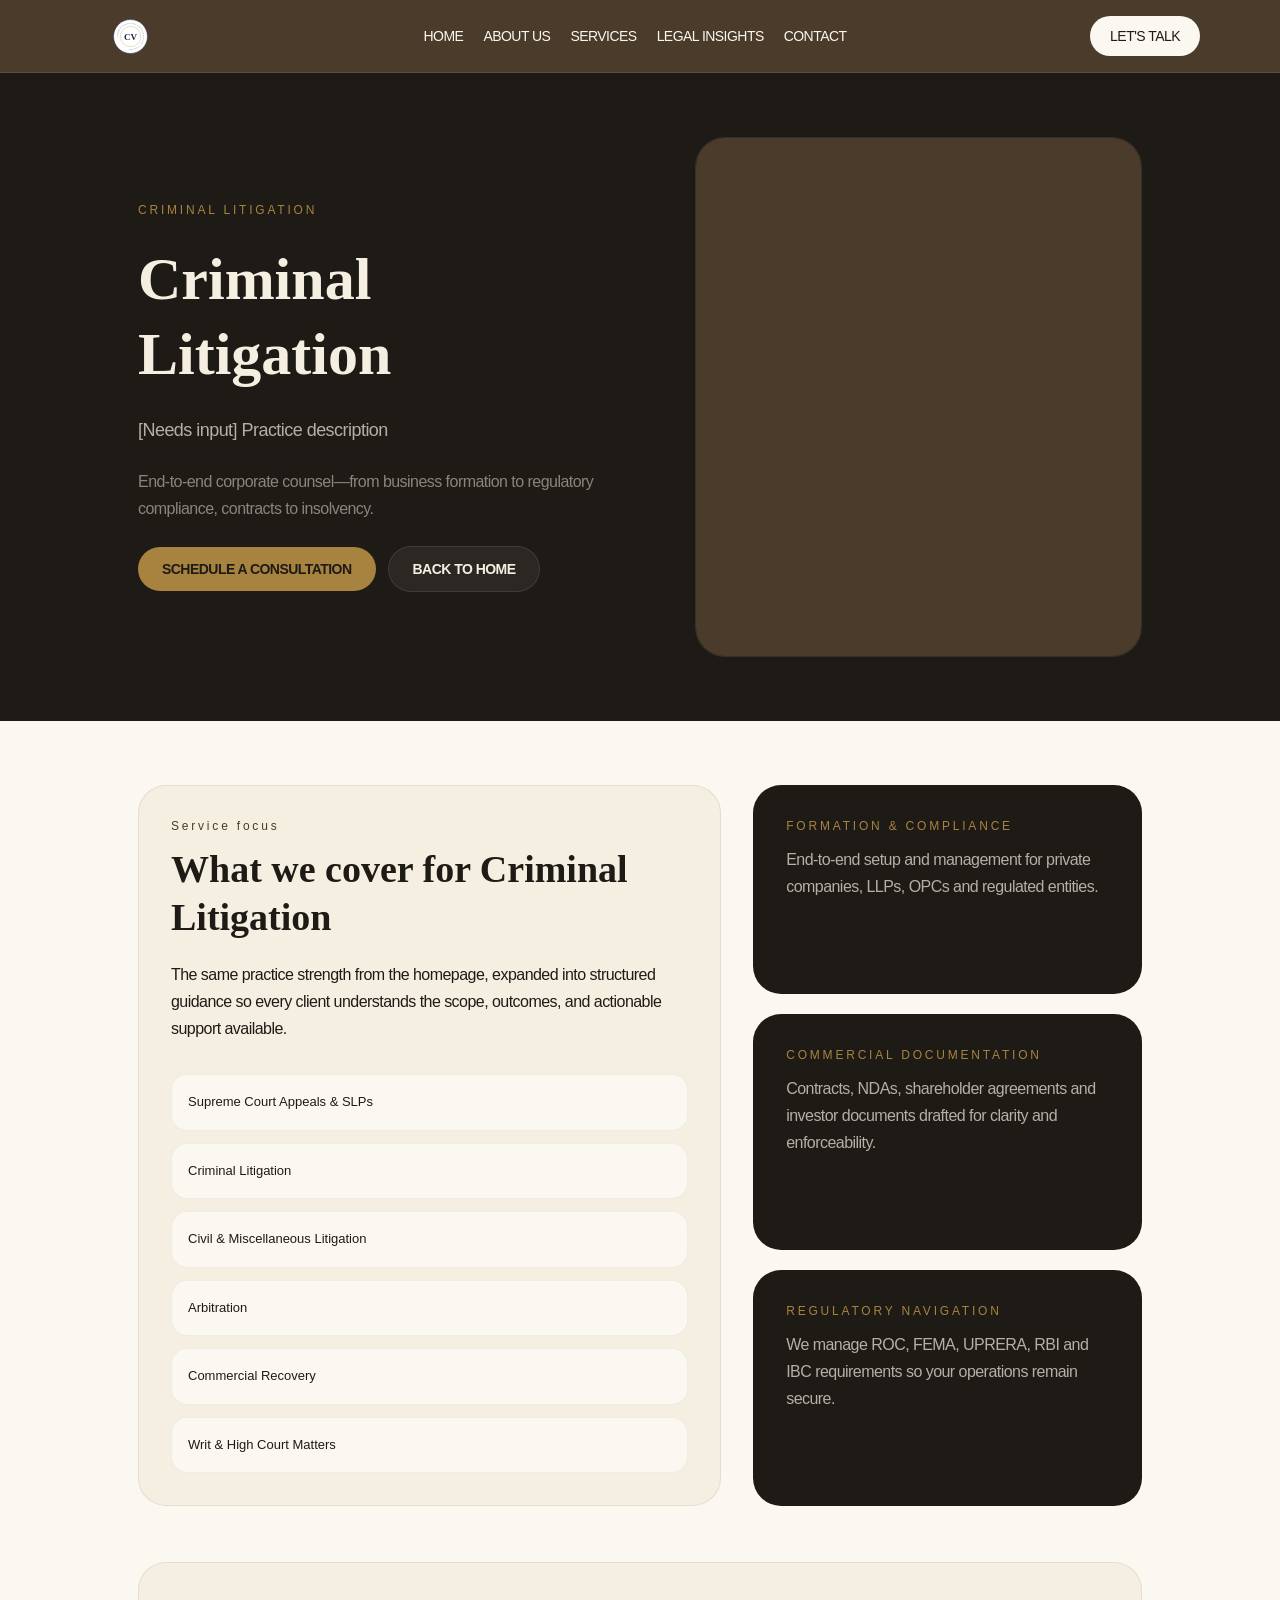
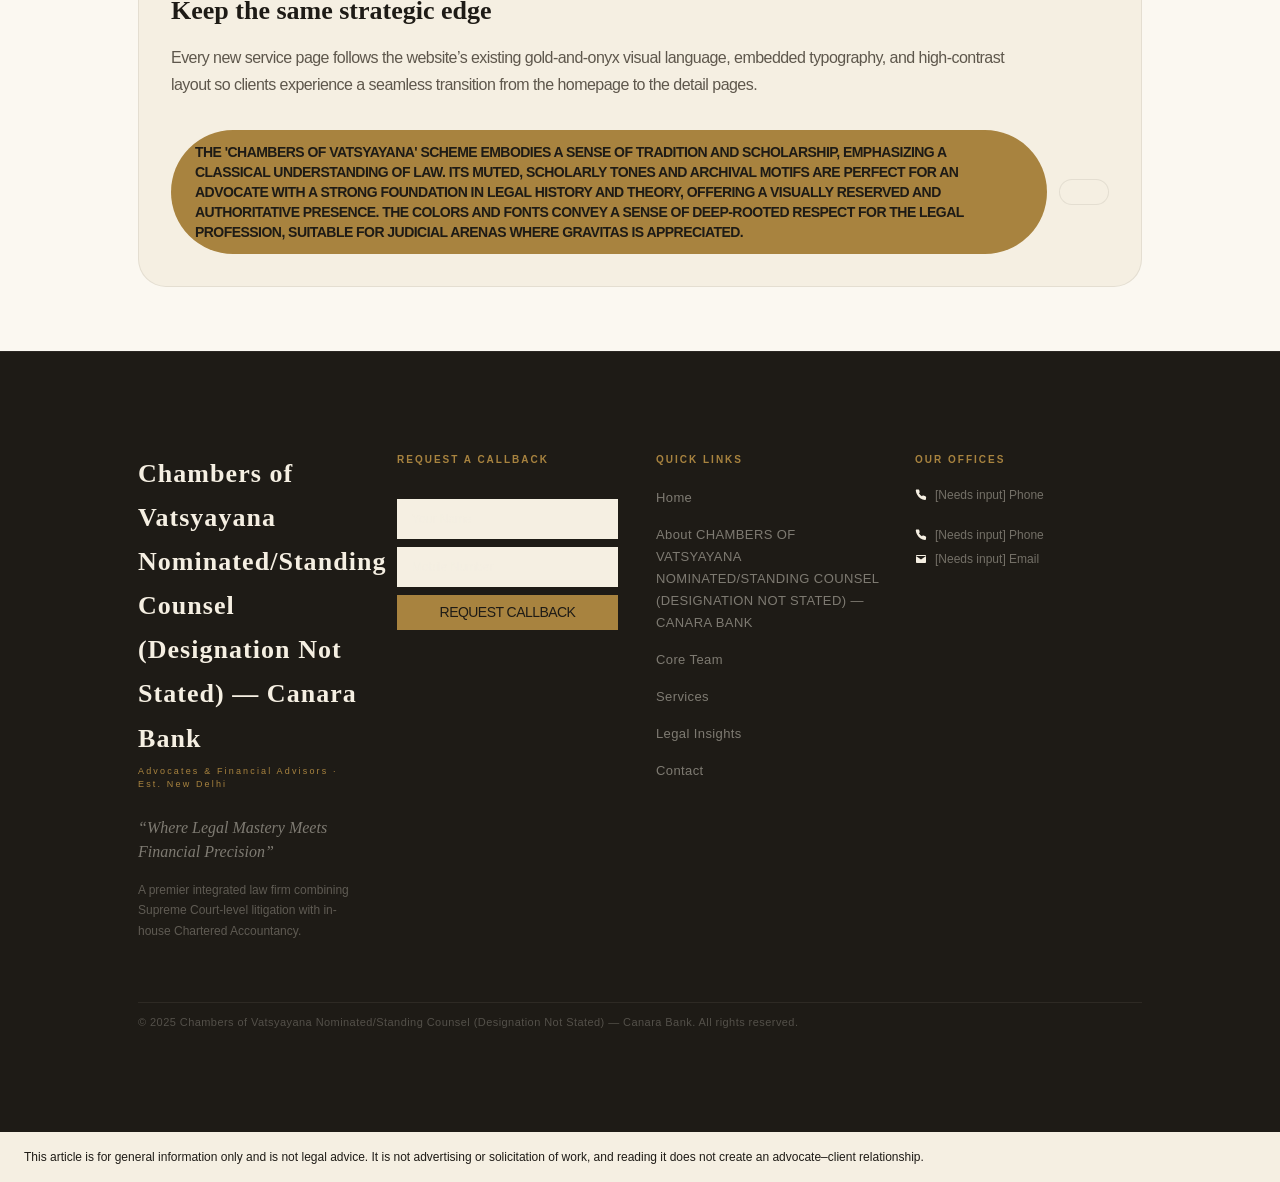
<file: services/corporate-commercial-law/index.html>
<!DOCTYPE html><html lang="en" class="jost_3e36cb27-module__GOVEQa__variable cormorant_garamond_97c65d7c-module__KWVokq__variable h-full"><head><meta charset="utf-8">
<meta http-equiv="Content-Security-Policy" content="default-src &#39;self&#39; data: blob:; script-src &#39;self&#39; &#39;unsafe-inline&#39; &#39;unsafe-eval&#39;; style-src &#39;self&#39; &#39;unsafe-inline&#39;; img-src &#39;self&#39; data: blob:; font-src &#39;self&#39; data:; media-src &#39;self&#39; data: blob:; connect-src &#39;self&#39;; frame-src &#39;self&#39;; worker-src &#39;self&#39; blob:; form-action &#39;self&#39;">


<meta name="viewport" content="width=device-width, initial-scale=1"><link rel="stylesheet" href="../../assets/site/_next/static/chunks/3c9st355b9h98.__q189041d8.css" data-precedence="next"><link rel="preload" as="script" fetchpriority="low" href="../../assets/site/_next/static/chunks/0iq1i69206cyl.__q189041d8.js"><title>Chambers of Vatsyayana Nominated/Standing Counsel (Designation Not Stated) — Canara Bank</title><meta name="description" content="Counsel grounded in the law&#39;s long tradition."><link rel="icon" href="data:image/svg+xml,%3Csvg%20xmlns%3D%22http%3A%2F%2Fwww.w3.org%2F2000%2Fsvg%22%20width%3D%22200%22%20height%3D%22200%22%20viewBox%3D%220%200%20200%20200%22%3E%3Cdefs%3E%3Cpath%20id%3D%22scl-monogram-ring%22%20d%3D%22M26%2C100a74%2C74%200%201%2C1%20148%2C0a74%2C74%200%201%2C1%20-148%2C0%22%2F%3E%3C%2Fdefs%3E%3Ccircle%20cx%3D%22100%22%20cy%3D%22100%22%20r%3D%2297%22%20fill%3D%22white%22%20stroke%3D%22%231f2a44%22%20stroke-width%3D%223%22%2F%3E%3Ccircle%20cx%3D%22100%22%20cy%3D%22100%22%20r%3D%2258%22%20fill%3D%22none%22%20stroke%3D%22%23a8833f%22%20stroke-width%3D%221.5%22%2F%3E%3Ctext%20font-family%3D%22%26apos%3BCormorant%20Garamond%26apos%3B%2C%20Georgia%2C%20%26apos%3BTimes%20New%20Roman%26apos%3B%2C%20serif%22%20font-size%3D%227%22%20letter-spacing%3D%221.26%22%20fill%3D%22%231f2a44%22%3E%3CtextPath%20href%3D%22%23scl-monogram-ring%22%20startOffset%3D%2225%25%22%20text-anchor%3D%22middle%22%20dominant-baseline%3D%22middle%22%3ECHAMBERS%20OF%20VATSYAYANA%20%C2%B7%20NOMINATED%2FSTANDING%20COUNSEL%20(DESIGNATION%20NOT%20STATED)%20%E2%80%94%20CANARA%20BANK%3C%2FtextPath%3E%3C%2Ftext%3E%3Ctext%20x%3D%22100%22%20y%3D%22100%22%20text-anchor%3D%22middle%22%20dominant-baseline%3D%22central%22%20font-family%3D%22%26apos%3BCormorant%20Garamond%26apos%3B%2C%20Georgia%2C%20%26apos%3BTimes%20New%20Roman%26apos%3B%2C%20serif%22%20font-size%3D%2252%22%20font-weight%3D%22600%22%20fill%3D%22%231f2a44%22%3ECV%3C%2Ftext%3E%3C%2Fsvg%3E"><link rel="stylesheet" href="../../brand/brand.css">
<style data-sclf-ua-colours>:where(button,input,select,textarea){color:var(--sar-color-auto-000000, #1e1b16)}:where(input,select,textarea){background-color:var(--sar-color-auto-ffffff, #f5efe2)}</style><style data-sclf-logo-fit>img[data-sclf-logo]{object-fit:contain!important;max-height:100%!important}</style></head><body class="min-h-full flex flex-col bg-white"><div hidden=""></div><div class="min-h-screen bg-[#f8f3eb] text-[#1a1a1a]"><header class="sticky top-0 z-50 border-b border-white/10 bg-[#6b1f2a]" data-sar-section="services-corporate-commercial-law/s01-navigation" data-sar-type="navigation"><div class="mx-auto flex w-full max-w-[1570px] items-center justify-between px-5 py-4 sm:px-8 md:px-12 lg:px-20"><a class="inline-flex items-center" href="../../index.html"><button type="button" class="inline-flex cursor-pointer items-center gap-2.5 transition-opacity duration-200 hover:opacity-80" aria-label="Go to home"><img alt="CHAMBERS OF VATSYAYANA NOMINATED/STANDING COUNSEL (DESIGNATION NOT STATED) — CANARA BANK" width="100" height="35" decoding="async" data-nimg="1" class="h-[35px] w-[100px] object-contain transition-opacity duration-200 hover:opacity-80" style="color:transparent" src="data:image/svg+xml,%3Csvg%20xmlns%3D%22http%3A%2F%2Fwww.w3.org%2F2000%2Fsvg%22%20width%3D%22200%22%20height%3D%22200%22%20viewBox%3D%220%200%20200%20200%22%3E%3Cdefs%3E%3Cpath%20id%3D%22scl-monogram-ring%22%20d%3D%22M26%2C100a74%2C74%200%201%2C1%20148%2C0a74%2C74%200%201%2C1%20-148%2C0%22%2F%3E%3C%2Fdefs%3E%3Ccircle%20cx%3D%22100%22%20cy%3D%22100%22%20r%3D%2297%22%20fill%3D%22white%22%20stroke%3D%22%231f2a44%22%20stroke-width%3D%223%22%2F%3E%3Ccircle%20cx%3D%22100%22%20cy%3D%22100%22%20r%3D%2258%22%20fill%3D%22none%22%20stroke%3D%22%23a8833f%22%20stroke-width%3D%221.5%22%2F%3E%3Ctext%20font-family%3D%22%26apos%3BCormorant%20Garamond%26apos%3B%2C%20Georgia%2C%20%26apos%3BTimes%20New%20Roman%26apos%3B%2C%20serif%22%20font-size%3D%227%22%20letter-spacing%3D%221.26%22%20fill%3D%22%231f2a44%22%3E%3CtextPath%20href%3D%22%23scl-monogram-ring%22%20startOffset%3D%2225%25%22%20text-anchor%3D%22middle%22%20dominant-baseline%3D%22middle%22%3ECHAMBERS%20OF%20VATSYAYANA%20%C2%B7%20NOMINATED%2FSTANDING%20COUNSEL%20(DESIGNATION%20NOT%20STATED)%20%E2%80%94%20CANARA%20BANK%3C%2FtextPath%3E%3C%2Ftext%3E%3Ctext%20x%3D%22100%22%20y%3D%22100%22%20text-anchor%3D%22middle%22%20dominant-baseline%3D%22central%22%20font-family%3D%22%26apos%3BCormorant%20Garamond%26apos%3B%2C%20Georgia%2C%20%26apos%3BTimes%20New%20Roman%26apos%3B%2C%20serif%22%20font-size%3D%2252%22%20font-weight%3D%22600%22%20fill%3D%22%231f2a44%22%3ECV%3C%2Ftext%3E%3C%2Fsvg%3E" data-sclf-logo=""></button></a><nav class="hidden items-center gap-5 md:flex"><a class="font-jost text-sm font-normal uppercase tracking-[-0.54px] text-[#f9f5ea] transition-opacity duration-200 hover:opacity-80" href="../../index.html">Home</a><a class="font-jost text-sm font-normal uppercase tracking-[-0.54px] text-[#f9f5ea] transition-opacity duration-200 hover:opacity-80" href="../../index.html#about-us">About Us</a><a class="font-jost text-sm font-normal uppercase tracking-[-0.54px] text-[#f9f5ea] transition-opacity duration-200 hover:opacity-80" href="../../index.html#services">Services</a><a class="font-jost text-sm font-normal uppercase tracking-[-0.54px] text-[#f9f5ea] transition-opacity duration-200 hover:opacity-80" href="../../blog/index.html">Legal Insights</a><a class="font-jost text-sm font-normal uppercase tracking-[-0.54px] text-[#f9f5ea] transition-opacity duration-200 hover:opacity-80" href="../../index.html#contact">Contact</a></nav><a class="rounded-full bg-[#f9f5ea] px-5 py-2.5 font-jost text-sm font-normal uppercase tracking-[-0.54px] text-[#1a1a1a] transition-all duration-200 hover:bg-white" href="../../index.html#contact">Let&#39;s talk</a></div></header>
<div class="w-full" data-sar-section="services-corporate-commercial-law/s02-hero" data-sar-type="hero"><main class="flex min-h-screen flex-col bg-[#f8f3eb] text-[#1a1a1a]"><section class="relative overflow-hidden bg-[#1a1a1a] px-5 py-16 sm:px-8 md:px-16 lg:px-[138px]"><div class="mx-auto flex max-w-[1570px] flex-col gap-12 lg:grid lg:grid-cols-[1.05fr_0.95fr] lg:items-center lg:gap-16"><div class="flex flex-col gap-6"><p class="font-jost text-xs tracking-[2.8px] text-[#b8935a] uppercase">Criminal Litigation</p><h1 class="font-cormorant text-[34px] sm:text-[44px] md:text-[52px] lg:text-[60px] font-semibold leading-tight text-white">Criminal Litigation</h1><p class="max-w-[720px] font-jost text-base md:text-lg font-light leading-[28px] tracking-[-0.54px] text-white/70">[Needs input] Practice description</p><p class="max-w-[640px] font-jost text-sm md:text-base font-light leading-[27px] tracking-[-0.54px] text-white/50">End-to-end corporate counsel—from business formation to regulatory compliance, contracts to insolvency.</p><div class="flex flex-col gap-3 sm:flex-row sm:items-center"><a class="inline-flex w-full items-center justify-center rounded-full bg-[#b8935a] px-6 py-3 text-sm font-semibold uppercase tracking-[-0.54px] text-[#1a1a1a] transition duration-200 hover:bg-[#c9a46b] sm:w-auto" href="../../index.html#contact">Schedule a Consultation</a><a class="inline-flex w-full items-center justify-center rounded-full border border-white/10 bg-white/[0.06] px-6 py-3 text-sm font-semibold uppercase tracking-[-0.54px] text-white transition duration-200 hover:border-[#b8935a] hover:text-white sm:w-auto" href="../../index.html">Back to Home</a></div></div><div class="relative h-[360px] sm:h-[420px] md:h-[520px] rounded-[30px] overflow-hidden border border-white/[0.1] bg-[#111]"><img alt="Criminal Litigation" decoding="async" data-nimg="fill" class="object-cover" style="position:absolute;height:100%;width:100%;left:0;top:0;right:0;bottom:0;color:transparent" sizes="(max-width: 768px) 100vw, 640px" src="data:image/svg+xml,%3Csvg%20xmlns%3D%22http%3A%2F%2Fwww.w3.org%2F2000%2Fsvg%22%20viewBox%3D%220%200%2016%209%22%3E%3Crect%20width%3D%2216%22%20height%3D%229%22%20fill%3D%22%234a3b2a%22%2F%3E%3C%2Fsvg%3E"></div></div></section><section class="bg-[#f8f3eb] px-5 py-16 sm:px-8 md:px-16 lg:px-[138px]"><div class="mx-auto flex max-w-[1240px] flex-col gap-14"><div class="grid gap-8 lg:grid-cols-[1.2fr_0.8fr]"><div class="rounded-[28px] border border-black/[0.08] bg-white p-8 shadow-[0_18px_60px_rgba(16,24,40,0.08)]"><p class="font-jost text-xs tracking-[2.8px] text-[#b8935a]">Service focus</p><h2 class="mt-3 font-cormorant text-[30px] md:text-[38px] font-semibold leading-tight text-[#1a1a1a]">What we cover for Criminal Litigation</h2><p class="mt-5 font-jost text-base leading-[27px] tracking-[-0.54px] text-[#444]">The same practice strength from the homepage, expanded into structured guidance so every client understands the scope, outcomes, and actionable support available.</p><ul class="mt-8 grid gap-3 text-[13px] font-light leading-[22.5px] text-[#1a1a1a]"><li class="flex items-start gap-3 rounded-2xl border border-black/[0.05] bg-[#faf7f2] px-4 py-4">Supreme Court Appeals &amp; SLPs</li><li class="flex items-start gap-3 rounded-2xl border border-black/[0.05] bg-[#faf7f2] px-4 py-4">Criminal Litigation</li><li class="flex items-start gap-3 rounded-2xl border border-black/[0.05] bg-[#faf7f2] px-4 py-4">Civil &amp; Miscellaneous Litigation</li><li class="flex items-start gap-3 rounded-2xl border border-black/[0.05] bg-[#faf7f2] px-4 py-4">Arbitration</li><li class="flex items-start gap-3 rounded-2xl border border-black/[0.05] bg-[#faf7f2] px-4 py-4">Commercial Recovery</li><li class="flex items-start gap-3 rounded-2xl border border-black/[0.05] bg-[#faf7f2] px-4 py-4">Writ &amp; High Court Matters</li></ul></div><div class="grid gap-5"><div class="rounded-[28px] border border-black/[0.08] bg-[#1a1a1a] p-8 text-white shadow-[0_16px_40px_rgba(0,0,0,0.08)]"><p class="font-jost text-xs tracking-[2.8px] text-[#b8935a] uppercase">Formation &amp; Compliance</p><p class="mt-3 font-jost text-base leading-[27px] tracking-[-0.54px] text-white/70">End-to-end setup and management for private companies, LLPs, OPCs and regulated entities.</p></div><div class="rounded-[28px] border border-black/[0.08] bg-[#1a1a1a] p-8 text-white shadow-[0_16px_40px_rgba(0,0,0,0.08)]"><p class="font-jost text-xs tracking-[2.8px] text-[#b8935a] uppercase">Commercial Documentation</p><p class="mt-3 font-jost text-base leading-[27px] tracking-[-0.54px] text-white/70">Contracts, NDAs, shareholder agreements and investor documents drafted for clarity and enforceability.</p></div><div class="rounded-[28px] border border-black/[0.08] bg-[#1a1a1a] p-8 text-white shadow-[0_16px_40px_rgba(0,0,0,0.08)]"><p class="font-jost text-xs tracking-[2.8px] text-[#b8935a] uppercase">Regulatory Navigation</p><p class="mt-3 font-jost text-base leading-[27px] tracking-[-0.54px] text-white/70">We manage ROC, FEMA, UPRERA, RBI and IBC requirements so your operations remain secure.</p></div></div></div><div class="rounded-[28px] border border-black/[0.08] bg-white p-8"><h3 class="font-cormorant text-[26px] font-semibold leading-tight text-[#1a1a1a]">Keep the same strategic edge</h3><p class="mt-4 max-w-[860px] font-jost text-base leading-[27px] tracking-[-0.54px] text-[#4d4d4d]">Every new service page follows the website’s existing gold-and-onyx visual language, embedded typography, and high-contrast layout so clients experience a seamless transition from the homepage to the detail pages.</p><div class="mt-8 flex flex-col gap-3 sm:flex-row sm:items-center"><a class="inline-flex items-center justify-center rounded-full bg-[#b8935a] px-6 py-3 text-sm font-semibold uppercase tracking-[-0.54px] text-[#1a1a1a] transition duration-200 hover:bg-[#c9a46b]" href="../../index.html#contact">The &#39;Chambers of Vatsyayana&#39; scheme embodies a sense of tradition and scholarship, emphasizing a classical understanding of law. Its muted, scholarly tones and archival motifs are perfect for an advocate with a strong foundation in legal history and theory, offering a visually reserved and authoritative presence. The colors and fonts convey a sense of deep-rooted respect for the legal profession, suitable for judicial arenas where gravitas is appreciated.</a><a class="inline-flex items-center justify-center rounded-full border border-black/[0.08] bg-white px-6 py-3 text-sm font-semibold uppercase tracking-[-0.54px] text-[#1a1a1a] transition duration-200 hover:border-[#b8935a]" href="../../index.html"></a></div></div></div></section></main></div>
<footer class="relative flex w-full flex-col border-t border-white/[0.06] bg-[#111] px-5 sm:px-8 md:px-16 lg:px-[138px] py-14 md:py-[100px] mx-auto overflow-hidden" data-sar-section="services-corporate-commercial-law/s03-footer" data-sar-type="footer"><div class="flex w-full flex-col gap-10 md:gap-[61px]"><div class="grid grid-cols-1 sm:grid-cols-2 lg:grid-cols-4 gap-10 md:gap-8"><div data-reveal="true" class="sm:col-span-2 lg:col-span-1 max-w-[318px]" style="translate: none; rotate: none; scale: none; transform: translate(0px, 0px); opacity: 1;"><p class="font-cormorant text-[22px] md:text-[26px] font-semibold leading-[44.2px] tracking-[1.04px] text-white">Chambers of Vatsyayana Nominated/Standing Counsel (Designation Not Stated) — Canara Bank</p><p class="mt-1 font-jost text-[9px] tracking-[2.16px] text-[#b8935a]">Advocates &amp; Financial Advisors · Est. New Delhi</p><p class="mt-6 font-cormorant text-base italic leading-6 text-white/45">“Where Legal Mastery Meets Financial Precision”</p><p class="mt-4 font-jost text-xs font-light leading-[20.4px] text-white/30">A premier integrated law firm combining Supreme Court-level litigation with in-house Chartered Accountancy.</p></div><div data-reveal="true" class="w-full lg:w-[221px]" style="translate: none; rotate: none; scale: none; transform: translate(0px, 0px); opacity: 1;"><p class="font-jost text-[10px] font-semibold uppercase tracking-[2px] text-[#b8935a]">Request a Callback</p><input type="text" placeholder="Your Name" class="input-gold mt-6 md:mt-8 block h-10 w-full border border-white/10 bg-white/[0.05] px-3.5 font-jost text-xs text-white placeholder:text-white/25"><input type="tel" placeholder="Mobile Number" class="input-gold mt-2 block h-10 w-full border border-white/10 bg-white/[0.05] px-3.5 font-jost text-xs text-white placeholder:text-white/25"><button type="button" class="cursor-pointer mt-2 h-[35px] w-full bg-[#b8935a] font-jost text-sm uppercase tracking-[-0.54px] text-[#1a1a1a] transition-all duration-200 hover:bg-[#c9a46b] hover:shadow-md active:scale-[0.98]">Request Callback</button></div><div data-reveal="true" style="translate: none; rotate: none; scale: none; transform: translate(0px, 0px); opacity: 1;"><p class="font-jost text-[10px] font-semibold uppercase tracking-[2px] text-[#b8935a]">Quick Links</p><ul class="mt-5 space-y-[15px] font-jost text-[13px] font-light leading-[22.1px] tracking-[0.39px] text-white/45"><li><a class="transition-colors duration-200 hover:text-white/70" href="#">Home</a></li><li><a class="transition-colors duration-200 hover:text-white/70" href="#about-us">About CHAMBERS OF VATSYAYANA NOMINATED/STANDING COUNSEL (DESIGNATION NOT STATED) — CANARA BANK</a></li><li><a class="transition-colors duration-200 hover:text-white/70" href="#team">Core Team</a></li><li><a class="transition-colors duration-200 hover:text-white/70" href="#services">Services</a></li><li><a class="transition-colors duration-200 hover:text-white/70" href="#blogs">Legal Insights</a></li><li><a class="transition-colors duration-200 hover:text-white/70" href="#contact">Contact</a></li></ul></div><div data-reveal="true" style="translate: none; rotate: none; scale: none; transform: translate(0px, 0px); opacity: 1;"><p class="font-jost text-[10px] font-semibold uppercase tracking-[2px] text-[#b8935a]">Our Offices</p><div class="mt-5 space-y-6"><div><p class="font-jost text-[11px] tracking-[1.1px] text-white/55"></p><p class="font-jost text-xs font-light leading-[20.4px] text-white/40"></p><div class="mt-2 flex items-center gap-2"><img alt="" loading="lazy" width="12" height="12" decoding="async" data-nimg="1" style="color:transparent" src="../../assets/site/images/footer-phone.__q189041d8.svg"><span class="font-jost text-xs font-light text-white/40 transition-colors hover:text-white/60">[Needs input] Phone</span></div></div><div><p class="font-jost text-[11px] tracking-[1.1px] text-white/55"></p><p class="font-jost text-xs font-light leading-[20.4px] text-white/40"></p><div class="mt-2 flex items-center gap-2"><img alt="" loading="lazy" width="12" height="12" decoding="async" data-nimg="1" style="color:transparent" src="../../assets/site/images/footer-phone.__q189041d8.svg"><span class="font-jost text-xs font-light text-white/40 transition-colors hover:text-white/60">[Needs input] Phone</span></div><div class="mt-2 flex items-center gap-2"><img alt="" loading="lazy" width="12" height="12" decoding="async" data-nimg="1" style="color:transparent" src="../../assets/site/images/footer-email.__q189041d8.svg"><span class="font-jost text-xs font-light text-white/40 break-all transition-colors hover:text-white/60">[Needs input] Email</span></div></div></div></div></div><div data-reveal="true" class="border-t border-white/[0.07] pt-2.5" style="translate: none; rotate: none; scale: none; transform: translate(0px, 0px); opacity: 1;"><div class="flex flex-col sm:flex-row items-start sm:items-center justify-between gap-2 font-jost text-[11px] font-light leading-[18.7px]"><p class="tracking-[0.44px] text-white/25">© 2025 Chambers of Vatsyayana Nominated/Standing Counsel (Designation Not Stated) — Canara Bank. All rights reserved.</p><p class="text-white/20"></p></div></div></div></footer>
</div><next-route-announcer style="position: absolute;"></next-route-announcer><aside data-sclf-disclaimer style="padding:16px 24px;font-size:12px;line-height:1.5;color:var(--sar-color-auto-000000, #1e1b16);background-color:var(--sar-color-auto-ffffff, #f5efe2)">This article is for general information only and is not legal advice. It is not advertising or solicitation of work, and reading it does not create an advocate–client relationship.</aside></body></html>
</file>
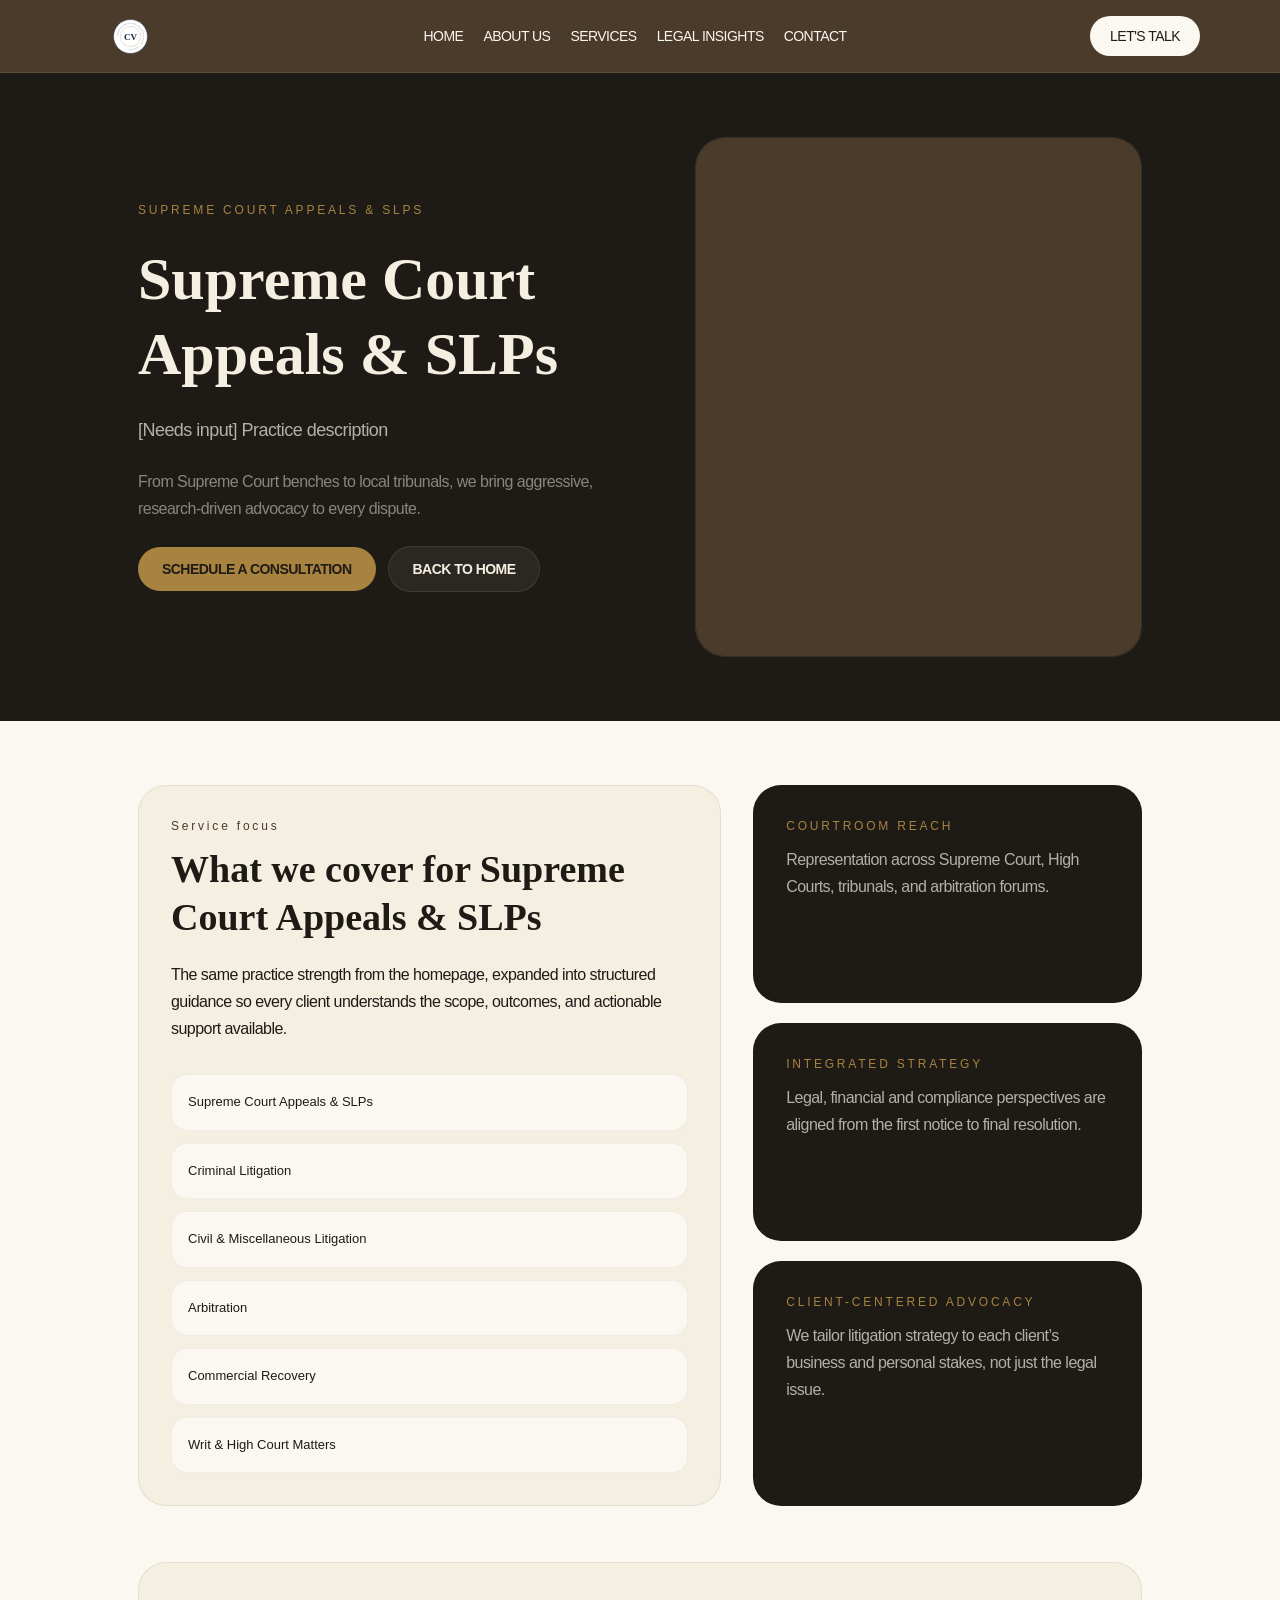
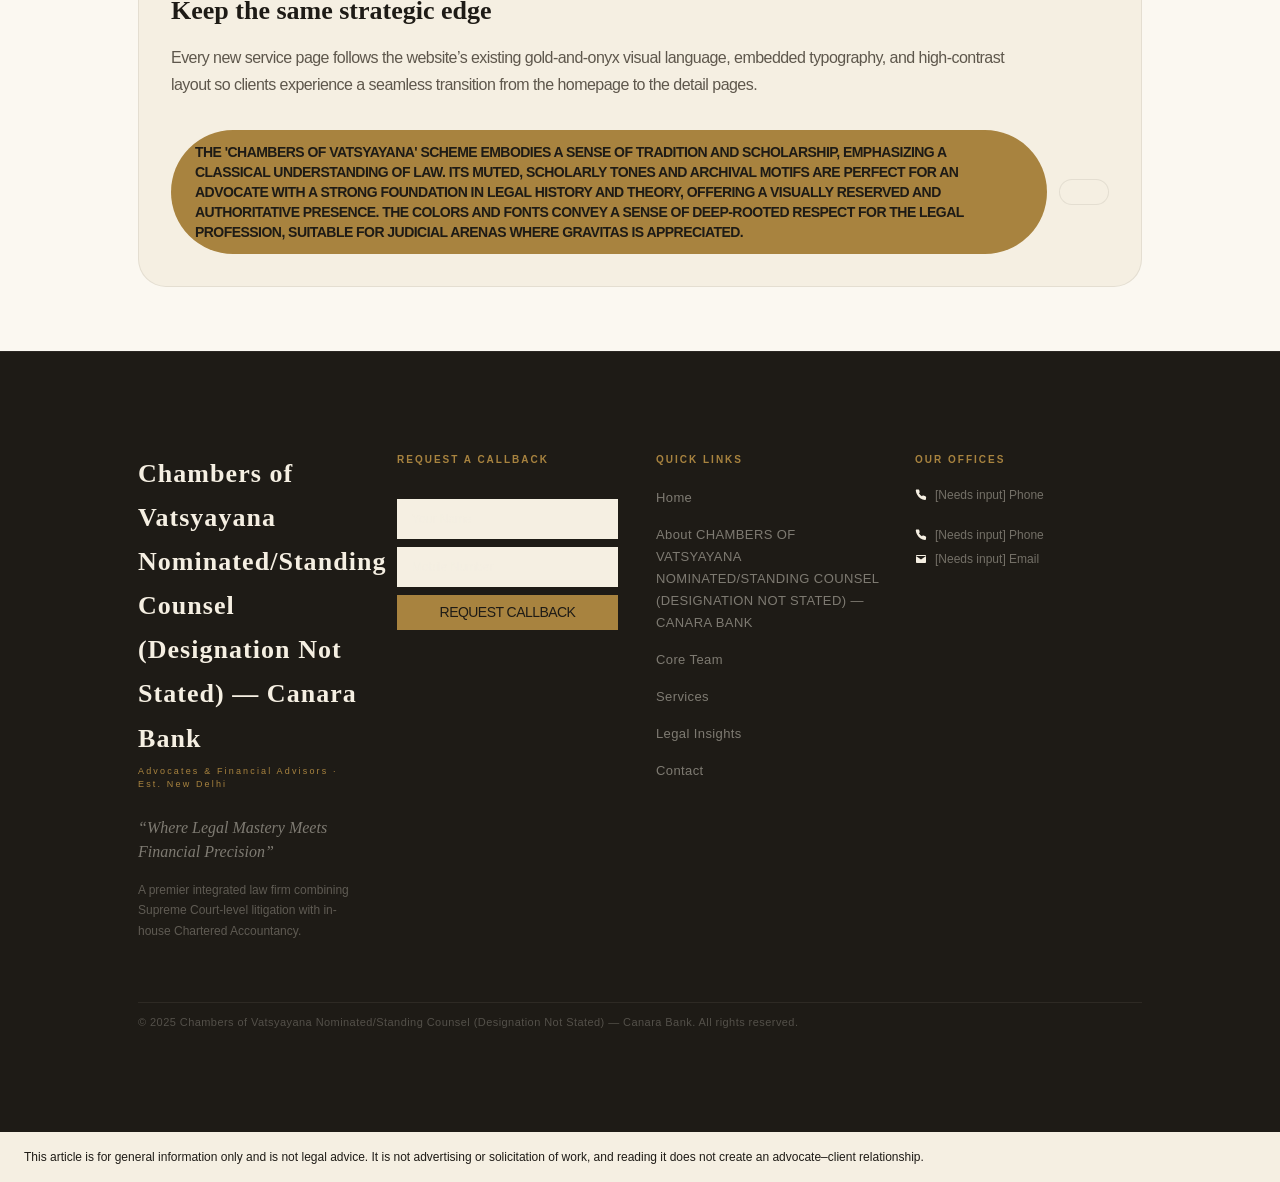
<file: services/litigation-dispute-resolution/index.html>
<!DOCTYPE html><html lang="en" class="jost_3e36cb27-module__GOVEQa__variable cormorant_garamond_97c65d7c-module__KWVokq__variable h-full"><head><meta charset="utf-8">
<meta http-equiv="Content-Security-Policy" content="default-src &#39;self&#39; data: blob:; script-src &#39;self&#39; &#39;unsafe-inline&#39; &#39;unsafe-eval&#39;; style-src &#39;self&#39; &#39;unsafe-inline&#39;; img-src &#39;self&#39; data: blob:; font-src &#39;self&#39; data:; media-src &#39;self&#39; data: blob:; connect-src &#39;self&#39;; frame-src &#39;self&#39;; worker-src &#39;self&#39; blob:; form-action &#39;self&#39;">


<meta name="viewport" content="width=device-width, initial-scale=1"><link rel="stylesheet" href="../../assets/site/_next/static/chunks/3c9st355b9h98.__q189041d8.css" data-precedence="next"><link rel="preload" as="script" fetchpriority="low" href="../../assets/site/_next/static/chunks/0iq1i69206cyl.__q189041d8.js"><title>Chambers of Vatsyayana Nominated/Standing Counsel (Designation Not Stated) — Canara Bank</title><meta name="description" content="Counsel grounded in the law&#39;s long tradition."><link rel="icon" href="data:image/svg+xml,%3Csvg%20xmlns%3D%22http%3A%2F%2Fwww.w3.org%2F2000%2Fsvg%22%20width%3D%22200%22%20height%3D%22200%22%20viewBox%3D%220%200%20200%20200%22%3E%3Cdefs%3E%3Cpath%20id%3D%22scl-monogram-ring%22%20d%3D%22M26%2C100a74%2C74%200%201%2C1%20148%2C0a74%2C74%200%201%2C1%20-148%2C0%22%2F%3E%3C%2Fdefs%3E%3Ccircle%20cx%3D%22100%22%20cy%3D%22100%22%20r%3D%2297%22%20fill%3D%22white%22%20stroke%3D%22%231f2a44%22%20stroke-width%3D%223%22%2F%3E%3Ccircle%20cx%3D%22100%22%20cy%3D%22100%22%20r%3D%2258%22%20fill%3D%22none%22%20stroke%3D%22%23a8833f%22%20stroke-width%3D%221.5%22%2F%3E%3Ctext%20font-family%3D%22%26apos%3BCormorant%20Garamond%26apos%3B%2C%20Georgia%2C%20%26apos%3BTimes%20New%20Roman%26apos%3B%2C%20serif%22%20font-size%3D%227%22%20letter-spacing%3D%221.26%22%20fill%3D%22%231f2a44%22%3E%3CtextPath%20href%3D%22%23scl-monogram-ring%22%20startOffset%3D%2225%25%22%20text-anchor%3D%22middle%22%20dominant-baseline%3D%22middle%22%3ECHAMBERS%20OF%20VATSYAYANA%20%C2%B7%20NOMINATED%2FSTANDING%20COUNSEL%20(DESIGNATION%20NOT%20STATED)%20%E2%80%94%20CANARA%20BANK%3C%2FtextPath%3E%3C%2Ftext%3E%3Ctext%20x%3D%22100%22%20y%3D%22100%22%20text-anchor%3D%22middle%22%20dominant-baseline%3D%22central%22%20font-family%3D%22%26apos%3BCormorant%20Garamond%26apos%3B%2C%20Georgia%2C%20%26apos%3BTimes%20New%20Roman%26apos%3B%2C%20serif%22%20font-size%3D%2252%22%20font-weight%3D%22600%22%20fill%3D%22%231f2a44%22%3ECV%3C%2Ftext%3E%3C%2Fsvg%3E"><link rel="stylesheet" href="../../brand/brand.css">
<style data-sclf-ua-colours>:where(button,input,select,textarea){color:var(--sar-color-auto-000000, #1e1b16)}:where(input,select,textarea){background-color:var(--sar-color-auto-ffffff, #f5efe2)}</style><style data-sclf-logo-fit>img[data-sclf-logo]{object-fit:contain!important;max-height:100%!important}</style></head><body class="min-h-full flex flex-col bg-white"><div hidden=""></div><div class="min-h-screen bg-[#f8f3eb] text-[#1a1a1a]"><header class="sticky top-0 z-50 border-b border-white/10 bg-[#6b1f2a]" data-sar-section="services-litigation-dispute-resolution/s01-navigation" data-sar-type="navigation"><div class="mx-auto flex w-full max-w-[1570px] items-center justify-between px-5 py-4 sm:px-8 md:px-12 lg:px-20"><a class="inline-flex items-center" href="../../index.html"><button type="button" class="inline-flex cursor-pointer items-center gap-2.5 transition-opacity duration-200 hover:opacity-80" aria-label="Go to home"><img alt="CHAMBERS OF VATSYAYANA NOMINATED/STANDING COUNSEL (DESIGNATION NOT STATED) — CANARA BANK" width="100" height="35" decoding="async" data-nimg="1" class="h-[35px] w-[100px] object-contain transition-opacity duration-200 hover:opacity-80" style="color:transparent" src="data:image/svg+xml,%3Csvg%20xmlns%3D%22http%3A%2F%2Fwww.w3.org%2F2000%2Fsvg%22%20width%3D%22200%22%20height%3D%22200%22%20viewBox%3D%220%200%20200%20200%22%3E%3Cdefs%3E%3Cpath%20id%3D%22scl-monogram-ring%22%20d%3D%22M26%2C100a74%2C74%200%201%2C1%20148%2C0a74%2C74%200%201%2C1%20-148%2C0%22%2F%3E%3C%2Fdefs%3E%3Ccircle%20cx%3D%22100%22%20cy%3D%22100%22%20r%3D%2297%22%20fill%3D%22white%22%20stroke%3D%22%231f2a44%22%20stroke-width%3D%223%22%2F%3E%3Ccircle%20cx%3D%22100%22%20cy%3D%22100%22%20r%3D%2258%22%20fill%3D%22none%22%20stroke%3D%22%23a8833f%22%20stroke-width%3D%221.5%22%2F%3E%3Ctext%20font-family%3D%22%26apos%3BCormorant%20Garamond%26apos%3B%2C%20Georgia%2C%20%26apos%3BTimes%20New%20Roman%26apos%3B%2C%20serif%22%20font-size%3D%227%22%20letter-spacing%3D%221.26%22%20fill%3D%22%231f2a44%22%3E%3CtextPath%20href%3D%22%23scl-monogram-ring%22%20startOffset%3D%2225%25%22%20text-anchor%3D%22middle%22%20dominant-baseline%3D%22middle%22%3ECHAMBERS%20OF%20VATSYAYANA%20%C2%B7%20NOMINATED%2FSTANDING%20COUNSEL%20(DESIGNATION%20NOT%20STATED)%20%E2%80%94%20CANARA%20BANK%3C%2FtextPath%3E%3C%2Ftext%3E%3Ctext%20x%3D%22100%22%20y%3D%22100%22%20text-anchor%3D%22middle%22%20dominant-baseline%3D%22central%22%20font-family%3D%22%26apos%3BCormorant%20Garamond%26apos%3B%2C%20Georgia%2C%20%26apos%3BTimes%20New%20Roman%26apos%3B%2C%20serif%22%20font-size%3D%2252%22%20font-weight%3D%22600%22%20fill%3D%22%231f2a44%22%3ECV%3C%2Ftext%3E%3C%2Fsvg%3E" data-sclf-logo=""></button></a><nav class="hidden items-center gap-5 md:flex"><a class="font-jost text-sm font-normal uppercase tracking-[-0.54px] text-[#f9f5ea] transition-opacity duration-200 hover:opacity-80" href="../../index.html">Home</a><a class="font-jost text-sm font-normal uppercase tracking-[-0.54px] text-[#f9f5ea] transition-opacity duration-200 hover:opacity-80" href="../../index.html#about-us">About Us</a><a class="font-jost text-sm font-normal uppercase tracking-[-0.54px] text-[#f9f5ea] transition-opacity duration-200 hover:opacity-80" href="../../index.html#services">Services</a><a class="font-jost text-sm font-normal uppercase tracking-[-0.54px] text-[#f9f5ea] transition-opacity duration-200 hover:opacity-80" href="../../blog/index.html">Legal Insights</a><a class="font-jost text-sm font-normal uppercase tracking-[-0.54px] text-[#f9f5ea] transition-opacity duration-200 hover:opacity-80" href="../../index.html#contact">Contact</a></nav><a class="rounded-full bg-[#f9f5ea] px-5 py-2.5 font-jost text-sm font-normal uppercase tracking-[-0.54px] text-[#1a1a1a] transition-all duration-200 hover:bg-white" href="../../index.html#contact">Let&#39;s talk</a></div></header>
<div class="w-full" data-sar-section="services-litigation-dispute-resolution/s02-hero" data-sar-type="hero"><main class="flex min-h-screen flex-col bg-[#f8f3eb] text-[#1a1a1a]"><section class="relative overflow-hidden bg-[#1a1a1a] px-5 py-16 sm:px-8 md:px-16 lg:px-[138px]"><div class="mx-auto flex max-w-[1570px] flex-col gap-12 lg:grid lg:grid-cols-[1.05fr_0.95fr] lg:items-center lg:gap-16"><div class="flex flex-col gap-6"><p class="font-jost text-xs tracking-[2.8px] text-[#b8935a] uppercase">Supreme Court Appeals &amp; SLPs</p><h1 class="font-cormorant text-[34px] sm:text-[44px] md:text-[52px] lg:text-[60px] font-semibold leading-tight text-white">Supreme Court Appeals &amp; SLPs</h1><p class="max-w-[720px] font-jost text-base md:text-lg font-light leading-[28px] tracking-[-0.54px] text-white/70">[Needs input] Practice description</p><p class="max-w-[640px] font-jost text-sm md:text-base font-light leading-[27px] tracking-[-0.54px] text-white/50">From Supreme Court benches to local tribunals, we bring aggressive, research-driven advocacy to every dispute.</p><div class="flex flex-col gap-3 sm:flex-row sm:items-center"><a class="inline-flex w-full items-center justify-center rounded-full bg-[#b8935a] px-6 py-3 text-sm font-semibold uppercase tracking-[-0.54px] text-[#1a1a1a] transition duration-200 hover:bg-[#c9a46b] sm:w-auto" href="../../index.html#contact">Schedule a Consultation</a><a class="inline-flex w-full items-center justify-center rounded-full border border-white/10 bg-white/[0.06] px-6 py-3 text-sm font-semibold uppercase tracking-[-0.54px] text-white transition duration-200 hover:border-[#b8935a] hover:text-white sm:w-auto" href="../../index.html">Back to Home</a></div></div><div class="relative h-[360px] sm:h-[420px] md:h-[520px] rounded-[30px] overflow-hidden border border-white/[0.1] bg-[#111]"><img alt="Supreme Court Appeals &amp; SLPs" decoding="async" data-nimg="fill" class="object-cover" style="position:absolute;height:100%;width:100%;left:0;top:0;right:0;bottom:0;color:transparent" sizes="(max-width: 768px) 100vw, 640px" src="data:image/svg+xml,%3Csvg%20xmlns%3D%22http%3A%2F%2Fwww.w3.org%2F2000%2Fsvg%22%20viewBox%3D%220%200%2016%209%22%3E%3Crect%20width%3D%2216%22%20height%3D%229%22%20fill%3D%22%234a3b2a%22%2F%3E%3C%2Fsvg%3E"></div></div></section><section class="bg-[#f8f3eb] px-5 py-16 sm:px-8 md:px-16 lg:px-[138px]"><div class="mx-auto flex max-w-[1240px] flex-col gap-14"><div class="grid gap-8 lg:grid-cols-[1.2fr_0.8fr]"><div class="rounded-[28px] border border-black/[0.08] bg-white p-8 shadow-[0_18px_60px_rgba(16,24,40,0.08)]"><p class="font-jost text-xs tracking-[2.8px] text-[#b8935a]">Service focus</p><h2 class="mt-3 font-cormorant text-[30px] md:text-[38px] font-semibold leading-tight text-[#1a1a1a]">What we cover for Supreme Court Appeals &amp; SLPs</h2><p class="mt-5 font-jost text-base leading-[27px] tracking-[-0.54px] text-[#444]">The same practice strength from the homepage, expanded into structured guidance so every client understands the scope, outcomes, and actionable support available.</p><ul class="mt-8 grid gap-3 text-[13px] font-light leading-[22.5px] text-[#1a1a1a]"><li class="flex items-start gap-3 rounded-2xl border border-black/[0.05] bg-[#faf7f2] px-4 py-4">Supreme Court Appeals &amp; SLPs</li><li class="flex items-start gap-3 rounded-2xl border border-black/[0.05] bg-[#faf7f2] px-4 py-4">Criminal Litigation</li><li class="flex items-start gap-3 rounded-2xl border border-black/[0.05] bg-[#faf7f2] px-4 py-4">Civil &amp; Miscellaneous Litigation</li><li class="flex items-start gap-3 rounded-2xl border border-black/[0.05] bg-[#faf7f2] px-4 py-4">Arbitration</li><li class="flex items-start gap-3 rounded-2xl border border-black/[0.05] bg-[#faf7f2] px-4 py-4">Commercial Recovery</li><li class="flex items-start gap-3 rounded-2xl border border-black/[0.05] bg-[#faf7f2] px-4 py-4">Writ &amp; High Court Matters</li></ul></div><div class="grid gap-5"><div class="rounded-[28px] border border-black/[0.08] bg-[#1a1a1a] p-8 text-white shadow-[0_16px_40px_rgba(0,0,0,0.08)]"><p class="font-jost text-xs tracking-[2.8px] text-[#b8935a] uppercase">Courtroom Reach</p><p class="mt-3 font-jost text-base leading-[27px] tracking-[-0.54px] text-white/70">Representation across Supreme Court, High Courts, tribunals, and arbitration forums.</p></div><div class="rounded-[28px] border border-black/[0.08] bg-[#1a1a1a] p-8 text-white shadow-[0_16px_40px_rgba(0,0,0,0.08)]"><p class="font-jost text-xs tracking-[2.8px] text-[#b8935a] uppercase">Integrated Strategy</p><p class="mt-3 font-jost text-base leading-[27px] tracking-[-0.54px] text-white/70">Legal, financial and compliance perspectives are aligned from the first notice to final resolution.</p></div><div class="rounded-[28px] border border-black/[0.08] bg-[#1a1a1a] p-8 text-white shadow-[0_16px_40px_rgba(0,0,0,0.08)]"><p class="font-jost text-xs tracking-[2.8px] text-[#b8935a] uppercase">Client-Centered Advocacy</p><p class="mt-3 font-jost text-base leading-[27px] tracking-[-0.54px] text-white/70">We tailor litigation strategy to each client’s business and personal stakes, not just the legal issue.</p></div></div></div><div class="rounded-[28px] border border-black/[0.08] bg-white p-8"><h3 class="font-cormorant text-[26px] font-semibold leading-tight text-[#1a1a1a]">Keep the same strategic edge</h3><p class="mt-4 max-w-[860px] font-jost text-base leading-[27px] tracking-[-0.54px] text-[#4d4d4d]">Every new service page follows the website’s existing gold-and-onyx visual language, embedded typography, and high-contrast layout so clients experience a seamless transition from the homepage to the detail pages.</p><div class="mt-8 flex flex-col gap-3 sm:flex-row sm:items-center"><a class="inline-flex items-center justify-center rounded-full bg-[#b8935a] px-6 py-3 text-sm font-semibold uppercase tracking-[-0.54px] text-[#1a1a1a] transition duration-200 hover:bg-[#c9a46b]" href="../../index.html#contact">The &#39;Chambers of Vatsyayana&#39; scheme embodies a sense of tradition and scholarship, emphasizing a classical understanding of law. Its muted, scholarly tones and archival motifs are perfect for an advocate with a strong foundation in legal history and theory, offering a visually reserved and authoritative presence. The colors and fonts convey a sense of deep-rooted respect for the legal profession, suitable for judicial arenas where gravitas is appreciated.</a><a class="inline-flex items-center justify-center rounded-full border border-black/[0.08] bg-white px-6 py-3 text-sm font-semibold uppercase tracking-[-0.54px] text-[#1a1a1a] transition duration-200 hover:border-[#b8935a]" href="../../index.html"></a></div></div></div></section></main></div>
<footer class="relative flex w-full flex-col border-t border-white/[0.06] bg-[#111] px-5 sm:px-8 md:px-16 lg:px-[138px] py-14 md:py-[100px] mx-auto overflow-hidden" data-sar-section="services-litigation-dispute-resolution/s03-footer" data-sar-type="footer"><div class="flex w-full flex-col gap-10 md:gap-[61px]"><div class="grid grid-cols-1 sm:grid-cols-2 lg:grid-cols-4 gap-10 md:gap-8"><div data-reveal="true" class="sm:col-span-2 lg:col-span-1 max-w-[318px]" style="translate: none; rotate: none; scale: none; transform: translate(0px, 0px); opacity: 1;"><p class="font-cormorant text-[22px] md:text-[26px] font-semibold leading-[44.2px] tracking-[1.04px] text-white">Chambers of Vatsyayana Nominated/Standing Counsel (Designation Not Stated) — Canara Bank</p><p class="mt-1 font-jost text-[9px] tracking-[2.16px] text-[#b8935a]">Advocates &amp; Financial Advisors · Est. New Delhi</p><p class="mt-6 font-cormorant text-base italic leading-6 text-white/45">“Where Legal Mastery Meets Financial Precision”</p><p class="mt-4 font-jost text-xs font-light leading-[20.4px] text-white/30">A premier integrated law firm combining Supreme Court-level litigation with in-house Chartered Accountancy.</p></div><div data-reveal="true" class="w-full lg:w-[221px]" style="translate: none; rotate: none; scale: none; transform: translate(0px, 0px); opacity: 1;"><p class="font-jost text-[10px] font-semibold uppercase tracking-[2px] text-[#b8935a]">Request a Callback</p><input type="text" placeholder="Your Name" class="input-gold mt-6 md:mt-8 block h-10 w-full border border-white/10 bg-white/[0.05] px-3.5 font-jost text-xs text-white placeholder:text-white/25"><input type="tel" placeholder="Mobile Number" class="input-gold mt-2 block h-10 w-full border border-white/10 bg-white/[0.05] px-3.5 font-jost text-xs text-white placeholder:text-white/25"><button type="button" class="cursor-pointer mt-2 h-[35px] w-full bg-[#b8935a] font-jost text-sm uppercase tracking-[-0.54px] text-[#1a1a1a] transition-all duration-200 hover:bg-[#c9a46b] hover:shadow-md active:scale-[0.98]">Request Callback</button></div><div data-reveal="true" style="translate: none; rotate: none; scale: none; transform: translate(0px, 0px); opacity: 1;"><p class="font-jost text-[10px] font-semibold uppercase tracking-[2px] text-[#b8935a]">Quick Links</p><ul class="mt-5 space-y-[15px] font-jost text-[13px] font-light leading-[22.1px] tracking-[0.39px] text-white/45"><li><a class="transition-colors duration-200 hover:text-white/70" href="#">Home</a></li><li><a class="transition-colors duration-200 hover:text-white/70" href="#about-us">About CHAMBERS OF VATSYAYANA NOMINATED/STANDING COUNSEL (DESIGNATION NOT STATED) — CANARA BANK</a></li><li><a class="transition-colors duration-200 hover:text-white/70" href="#team">Core Team</a></li><li><a class="transition-colors duration-200 hover:text-white/70" href="#services">Services</a></li><li><a class="transition-colors duration-200 hover:text-white/70" href="#blogs">Legal Insights</a></li><li><a class="transition-colors duration-200 hover:text-white/70" href="#contact">Contact</a></li></ul></div><div data-reveal="true" style="translate: none; rotate: none; scale: none; transform: translate(0px, 0px); opacity: 1;"><p class="font-jost text-[10px] font-semibold uppercase tracking-[2px] text-[#b8935a]">Our Offices</p><div class="mt-5 space-y-6"><div><p class="font-jost text-[11px] tracking-[1.1px] text-white/55"></p><p class="font-jost text-xs font-light leading-[20.4px] text-white/40"></p><div class="mt-2 flex items-center gap-2"><img alt="" loading="lazy" width="12" height="12" decoding="async" data-nimg="1" style="color:transparent" src="../../assets/site/images/footer-phone.__q189041d8.svg"><span class="font-jost text-xs font-light text-white/40 transition-colors hover:text-white/60">[Needs input] Phone</span></div></div><div><p class="font-jost text-[11px] tracking-[1.1px] text-white/55"></p><p class="font-jost text-xs font-light leading-[20.4px] text-white/40"></p><div class="mt-2 flex items-center gap-2"><img alt="" loading="lazy" width="12" height="12" decoding="async" data-nimg="1" style="color:transparent" src="../../assets/site/images/footer-phone.__q189041d8.svg"><span class="font-jost text-xs font-light text-white/40 transition-colors hover:text-white/60">[Needs input] Phone</span></div><div class="mt-2 flex items-center gap-2"><img alt="" loading="lazy" width="12" height="12" decoding="async" data-nimg="1" style="color:transparent" src="../../assets/site/images/footer-email.__q189041d8.svg"><span class="font-jost text-xs font-light text-white/40 break-all transition-colors hover:text-white/60">[Needs input] Email</span></div></div></div></div></div><div data-reveal="true" class="border-t border-white/[0.07] pt-2.5" style="translate: none; rotate: none; scale: none; transform: translate(0px, 0px); opacity: 1;"><div class="flex flex-col sm:flex-row items-start sm:items-center justify-between gap-2 font-jost text-[11px] font-light leading-[18.7px]"><p class="tracking-[0.44px] text-white/25">© 2025 Chambers of Vatsyayana Nominated/Standing Counsel (Designation Not Stated) — Canara Bank. All rights reserved.</p><p class="text-white/20"></p></div></div></div></footer>
</div><next-route-announcer style="position: absolute;"></next-route-announcer><aside data-sclf-disclaimer style="padding:16px 24px;font-size:12px;line-height:1.5;color:var(--sar-color-auto-000000, #1e1b16);background-color:var(--sar-color-auto-ffffff, #f5efe2)">This article is for general information only and is not legal advice. It is not advertising or solicitation of work, and reading it does not create an advocate–client relationship.</aside></body></html>
</file>
<file: assets/site/_next/static/chunks/3c9st355b9h98.__q189041d8.css>
.jost_3e36cb27-module__GOVEQa__className{font-family:var(--sar-font-font-1);font-style:normal}.jost_3e36cb27-module__GOVEQa__variable{--font-jost:var(--sar-font-body, sans-serif)}.cormorant_garamond_97c65d7c-module__KWVokq__className{font-family:var(--sar-font-font-2)}.cormorant_garamond_97c65d7c-module__KWVokq__variable{--font-cormorant:var(--sar-font-heading, serif)}
@layer properties{@supports (((-webkit-hyphens:none)) and (not (margin-trim:inline))) or ((-moz-orient:inline) and (not (color:rgb(from red r g b)))){*,:before,:after,::backdrop{--tw-translate-x:0;--tw-translate-y:0;--tw-translate-z:0;--tw-space-y-reverse:0;--tw-border-style:solid;--tw-leading:initial;--tw-font-weight:initial;--tw-tracking:initial;--tw-shadow:0 0 color-mix(in srgb, var(--sar-color-auto-000000, #1e1b16) 0%, transparent);--tw-shadow-color:initial;--tw-shadow-alpha:100%;--tw-inset-shadow:0 0 color-mix(in srgb, var(--sar-color-auto-000000, #1e1b16) 0%, transparent);--tw-inset-shadow-color:initial;--tw-inset-shadow-alpha:100%;--tw-ring-color:initial;--tw-ring-shadow:0 0 color-mix(in srgb, var(--sar-color-auto-000000, #1e1b16) 0%, transparent);--tw-inset-ring-color:initial;--tw-inset-ring-shadow:0 0 color-mix(in srgb, var(--sar-color-auto-000000, #1e1b16) 0%, transparent);--tw-ring-inset:initial;--tw-ring-offset-width:0px;--tw-ring-offset-color:var(--sar-color-auto-ffffff, #f5efe2);--tw-ring-offset-shadow:0 0 color-mix(in srgb, var(--sar-color-auto-000000, #1e1b16) 0%, transparent);--tw-backdrop-blur:initial;--tw-backdrop-brightness:initial;--tw-backdrop-contrast:initial;--tw-backdrop-grayscale:initial;--tw-backdrop-hue-rotate:initial;--tw-backdrop-invert:initial;--tw-backdrop-opacity:initial;--tw-backdrop-saturate:initial;--tw-backdrop-sepia:initial;--tw-duration:initial;--tw-scale-x:1;--tw-scale-y:1;--tw-scale-z:1;--tw-content:""}}}@layer theme{:root,:host{--font-sans:ui-sans-serif, system-ui, sans-serif, "Apple Color Emoji", "Segoe UI Emoji", "Segoe UI Symbol", "Noto Color Emoji";--font-mono:var(--sar-font-body, sans-serif);--color-red-400:var(--sar-color-auto-ff6568, #f5efe2);--color-gray-200:var(--sar-color-auto-e5e7eb, #fbf8f1);--color-black:var(--sar-color-auto-000000, #1e1b16);--color-white:var(--sar-color-auto-ffffff, #f5efe2);--spacing:.25rem;--text-xs:.75rem;--text-xs--line-height:calc(1 / .75);--text-sm:.875rem;--text-sm--line-height:calc(1.25 / .875);--text-base:1rem;--text-base--line-height:calc(1.5 / 1);--text-lg:1.125rem;--text-lg--line-height:calc(1.75 / 1.125);--text-xl:1.25rem;--text-xl--line-height:calc(1.75 / 1.25);--text-2xl:1.5rem;--text-2xl--line-height:calc(2 / 1.5);--font-weight-light:300;--font-weight-normal:400;--font-weight-medium:500;--font-weight-semibold:600;--font-weight-bold:700;--leading-tight:1.25;--leading-relaxed:1.625;--radius-2xl:1rem;--blur-sm:8px;--default-transition-duration:.15s;--default-transition-timing-function:cubic-bezier(.4, 0, .2, 1);--default-font-family:var(--sar-font-body, sans-serif);--default-mono-font-family:var(--sar-font-body, sans-serif);--font-jost:var(--sar-font-body, sans-serif);--font-cormorant:var(--sar-font-heading, serif)}@supports (color:lab(0% 0 0)){:root,:host{--color-red-400:lab(63.7053% 60.745 31.3109);--color-gray-200:lab(91.6229% -.159115 -2.26791)}}}@layer base{*,:after,:before,::backdrop{box-sizing:border-box;border:0 solid;margin:0;padding:0}::file-selector-button{box-sizing:border-box;border:0 solid;margin:0;padding:0}html,:host{-webkit-text-size-adjust:100%;tab-size:4;line-height:1.5;font-family:var(--default-font-family,ui-sans-serif, system-ui, sans-serif, "Apple Color Emoji", "Segoe UI Emoji", "Segoe UI Symbol", "Noto Color Emoji");font-feature-settings:var(--default-font-feature-settings,normal);font-variation-settings:var(--default-font-variation-settings,normal);-webkit-tap-highlight-color:transparent}hr{height:0;color:inherit;border-top-width:1px}abbr:where([title]){-webkit-text-decoration:underline dotted;text-decoration:underline dotted}h1,h2,h3,h4,h5,h6{font-size:inherit;font-weight:inherit}a{color:inherit;-webkit-text-decoration:inherit;-webkit-text-decoration:inherit;-webkit-text-decoration:inherit;-webkit-text-decoration:inherit;text-decoration:inherit}b,strong{font-weight:bolder}code,kbd,samp,pre{font-family:var(--sar-font-font-4);font-feature-settings:var(--default-mono-font-feature-settings,normal);font-variation-settings:var(--default-mono-font-variation-settings,normal);font-size:1em}small{font-size:80%}sub,sup{vertical-align:baseline;font-size:75%;line-height:0;position:relative}sub{bottom:-.25em}sup{top:-.5em}table{text-indent:0;border-color:inherit;border-collapse:collapse}:-moz-focusring{outline:auto}progress{vertical-align:baseline}summary{display:list-item}ol,ul,menu{list-style:none}img,svg,video,canvas,audio,iframe,embed,object{vertical-align:middle;display:block}img,video{max-width:100%;height:auto}button,input,select,optgroup,textarea{font:inherit;font-feature-settings:inherit;font-variation-settings:inherit;letter-spacing:inherit;color:inherit;opacity:1;background-color:var(--sar-color-color-7);border-radius:0}::file-selector-button{font:inherit;font-feature-settings:inherit;font-variation-settings:inherit;letter-spacing:inherit;color:inherit;opacity:1;background-color:var(--sar-color-color-7);border-radius:0}:where(select:is([multiple],[size])) optgroup{font-weight:bolder}:where(select:is([multiple],[size])) optgroup option{padding-inline-start:20px}::file-selector-button{margin-inline-end:4px}::placeholder{opacity:1}@supports (not ((-webkit-appearance:-apple-pay-button))) or (contain-intrinsic-size:1px){::placeholder{color:currentColor}@supports (color:color-mix(in lab, red, red)){::placeholder{color:color-mix(in oklab, currentcolor 50%, transparent)}}}textarea{resize:vertical}::-webkit-search-decoration{-webkit-appearance:none}::-webkit-date-and-time-value{min-height:1lh;text-align:inherit}::-webkit-datetime-edit{display:inline-flex}::-webkit-datetime-edit-fields-wrapper{padding:0}::-webkit-datetime-edit{padding-block:0}::-webkit-datetime-edit-year-field{padding-block:0}::-webkit-datetime-edit-month-field{padding-block:0}::-webkit-datetime-edit-day-field{padding-block:0}::-webkit-datetime-edit-hour-field{padding-block:0}::-webkit-datetime-edit-minute-field{padding-block:0}::-webkit-datetime-edit-second-field{padding-block:0}::-webkit-datetime-edit-millisecond-field{padding-block:0}::-webkit-datetime-edit-meridiem-field{padding-block:0}::-webkit-calendar-picker-indicator{line-height:1}:-moz-ui-invalid{box-shadow:none}button,input:where([type=button],[type=reset],[type=submit]){appearance:button}::file-selector-button{appearance:button}::-webkit-inner-spin-button{height:auto}::-webkit-outer-spin-button{height:auto}[hidden]:where(:not([hidden=until-found])){display:none!important}}@layer components;@layer utilities{.pointer-events-auto{pointer-events:auto}.pointer-events-none{pointer-events:none}.visible{visibility:visible}.absolute{position:absolute}.fixed{position:fixed}.relative{position:relative}.sticky{position:sticky}.inset-0{inset:0}.inset-x-0{inset-inline:0}.top-0{top:0}.top-1\/2{top:50%}.top-6{top:calc(var(--spacing) * 6)}.top-\[13px\]{top:13px}.top-\[180px\]{top:180px}.top-full{top:100%}.right-0{right:0}.right-6{right:calc(var(--spacing) * 6)}.right-\[5\%\]{right:5%}.-bottom-4{bottom:calc(var(--spacing) * -4)}.-bottom-\[2\%\]{bottom:-2%}.bottom-4{bottom:calc(var(--spacing) * 4)}.left-0{left:0}.left-1\/2{left:50%}.left-4{left:calc(var(--spacing) * 4)}.left-\[5\%\]{left:5%}.left-\[13px\]{left:13px}.left-\[46\%\]{left:46%}.z-0{z-index:0}.z-10{z-index:10}.z-50{z-index:50}.z-\[100\]{z-index:100}.z-\[101\]{z-index:101}.mx-7{margin-inline:calc(var(--spacing) * 7)}.mx-auto{margin-inline:auto}.mt-0\.5{margin-top:calc(var(--spacing) * .5)}.mt-1{margin-top:var(--spacing)}.mt-2{margin-top:calc(var(--spacing) * 2)}.mt-3{margin-top:calc(var(--spacing) * 3)}.mt-4{margin-top:calc(var(--spacing) * 4)}.mt-5{margin-top:calc(var(--spacing) * 5)}.mt-6{margin-top:calc(var(--spacing) * 6)}.mt-8{margin-top:calc(var(--spacing) * 8)}.mt-10{margin-top:calc(var(--spacing) * 10)}.mt-12{margin-top:calc(var(--spacing) * 12)}.mb-2{margin-bottom:calc(var(--spacing) * 2)}.mb-2\.5{margin-bottom:calc(var(--spacing) * 2.5)}.mb-3{margin-bottom:calc(var(--spacing) * 3)}.mb-4{margin-bottom:calc(var(--spacing) * 4)}.mb-16{margin-bottom:calc(var(--spacing) * 16)}.ml-4{margin-left:calc(var(--spacing) * 4)}.block{display:block}.contents{display:contents}.flex{display:flex}.grid{display:grid}.hidden{display:none}.inline-block{display:inline-block}.inline-flex{display:inline-flex}.table{display:table}.aspect-\[805\/764\]{aspect-ratio:805/764}.size-6{width:calc(var(--spacing) * 6);height:calc(var(--spacing) * 6)}.size-7{width:calc(var(--spacing) * 7);height:calc(var(--spacing) * 7)}.size-\[52px\]{width:52px;height:52px}.h-0\.5{height:calc(var(--spacing) * .5)}.h-4{height:calc(var(--spacing) * 4)}.h-9{height:calc(var(--spacing) * 9)}.h-10{height:calc(var(--spacing) * 10)}.h-12{height:calc(var(--spacing) * 12)}.h-16{height:calc(var(--spacing) * 16)}.h-\[35px\]{height:35px}.h-\[49px\]{height:49px}.h-\[80px\]{height:80px}.h-\[90px\]{height:90px}.h-\[100px\]{height:100px}.h-\[100vh\]{height:100vh}.h-\[104\%\]{height:104%}.h-\[180px\]{height:180px}.h-\[210px\]{height:210px}.h-\[280px\]{height:280px}.h-\[360px\]{height:360px}.h-\[480px\]{height:480px}.h-full{height:100%}.max-h-\[90vh\]{max-height:90vh}.min-h-full{min-height:100%}.min-h-screen{min-height:100vh}.w-5{width:calc(var(--spacing) * 5)}.w-6{width:calc(var(--spacing) * 6)}.w-9{width:calc(var(--spacing) * 9)}.w-10{width:calc(var(--spacing) * 10)}.w-16{width:calc(var(--spacing) * 16)}.w-\[3px\]{width:3px}.w-\[62\%\]{width:62%}.w-\[64\%\]{width:64%}.w-\[80px\]{width:80px}.w-\[90\%\]{width:90%}.w-\[90px\]{width:90px}.w-\[100px\]{width:100px}.w-\[160px\]{width:160px}.w-\[180px\]{width:180px}.w-fit{width:fit-content}.w-full{width:100%}.max-w-\[318px\]{max-width:318px}.max-w-\[360px\]{max-width:360px}.max-w-\[460px\]{max-width:460px}.max-w-\[490px\]{max-width:490px}.max-w-\[520px\]{max-width:520px}.max-w-\[528px\]{max-width:528px}.max-w-\[540px\]{max-width:540px}.max-w-\[568px\]{max-width:568px}.max-w-\[620px\]{max-width:620px}.max-w-\[640px\]{max-width:640px}.max-w-\[680px\]{max-width:680px}.max-w-\[720px\]{max-width:720px}.max-w-\[760px\]{max-width:760px}.max-w-\[820px\]{max-width:820px}.max-w-\[860px\]{max-width:860px}.max-w-\[1200px\]{max-width:1200px}.max-w-\[1240px\]{max-width:1240px}.max-w-\[1280px\]{max-width:1280px}.max-w-\[1570px\]{max-width:1570px}.max-w-full{max-width:100%}.min-w-0{min-width:0}.flex-1{flex:1}.shrink-0{flex-shrink:0}.-translate-x-1\/2{--tw-translate-x:calc(calc(1 / 2 * 100%) * -1);translate:var(--tw-translate-x) var(--tw-translate-y)}.-translate-y-1\/2{--tw-translate-y:calc(calc(1 / 2 * 100%) * -1);translate:var(--tw-translate-x) var(--tw-translate-y)}.-translate-y-2{--tw-translate-y:calc(var(--spacing) * -2);translate:var(--tw-translate-x) var(--tw-translate-y)}.translate-y-2{--tw-translate-y:calc(var(--spacing) * 2);translate:var(--tw-translate-x) var(--tw-translate-y)}.-rotate-45{rotate:-45deg}.rotate-45{rotate:45deg}.cursor-default{cursor:default}.cursor-pointer{cursor:pointer}.resize{resize:both}.resize-none{resize:none}.grid-cols-1{grid-template-columns:repeat(1,minmax(0,1fr))}.grid-cols-2{grid-template-columns:repeat(2,minmax(0,1fr))}.flex-col{flex-direction:column}.flex-wrap{flex-wrap:wrap}.items-center{align-items:center}.items-start{align-items:flex-start}.items-stretch{align-items:stretch}.justify-between{justify-content:space-between}.justify-center{justify-content:center}.justify-end{justify-content:flex-end}.gap-0\.5{gap:calc(var(--spacing) * .5)}.gap-1{gap:var(--spacing)}.gap-1\.5{gap:calc(var(--spacing) * 1.5)}.gap-2{gap:calc(var(--spacing) * 2)}.gap-2\.5{gap:calc(var(--spacing) * 2.5)}.gap-3{gap:calc(var(--spacing) * 3)}.gap-3\.5{gap:calc(var(--spacing) * 3.5)}.gap-4{gap:calc(var(--spacing) * 4)}.gap-5{gap:calc(var(--spacing) * 5)}.gap-6{gap:calc(var(--spacing) * 6)}.gap-7{gap:calc(var(--spacing) * 7)}.gap-8{gap:calc(var(--spacing) * 8)}.gap-10{gap:calc(var(--spacing) * 10)}.gap-12{gap:calc(var(--spacing) * 12)}.gap-14{gap:calc(var(--spacing) * 14)}.gap-16{gap:calc(var(--spacing) * 16)}.gap-\[3px\]{gap:3px}.gap-\[15px\]{gap:15px}.gap-\[17px\]{gap:17px}.gap-\[22px\]{gap:22px}:where(.space-y-0>:not(:last-child)){--tw-space-y-reverse:0;margin-block:0}:where(.space-y-6>:not(:last-child)){--tw-space-y-reverse:0;margin-block-start:calc(calc(var(--spacing) * 6) * var(--tw-space-y-reverse));margin-block-end:calc(calc(var(--spacing) * 6) * calc(1 - var(--tw-space-y-reverse)))}:where(.space-y-\[15px\]>:not(:last-child)){--tw-space-y-reverse:0;margin-block-start:calc(15px * var(--tw-space-y-reverse));margin-block-end:calc(15px * calc(1 - var(--tw-space-y-reverse)))}.gap-x-8{column-gap:calc(var(--spacing) * 8)}.gap-y-2{row-gap:calc(var(--spacing) * 2)}.overflow-hidden{overflow:hidden}.overflow-visible{overflow:visible}.overflow-x-hidden{overflow-x:hidden}.overflow-y-auto{overflow-y:auto}.rounded-2xl{border-radius:var(--radius-2xl)}.rounded-\[28px\]{border-radius:28px}.rounded-\[30px\]{border-radius:30px}.rounded-\[50px\]{border-radius:50px}.rounded-full{border-radius:3.40282e38px}.border{border-style:var(--tw-border-style);border-width:1px}.border-t{border-top-style:var(--tw-border-style);border-top-width:1px}.border-b{border-bottom-style:var(--tw-border-style);border-bottom-width:1px}.border-l{border-left-style:var(--tw-border-style);border-left-width:1px}.border-\[\#1a1a1a\]\/15{border-color:color-mix(in srgb, var(--sar-color-auto-1a1a1a, #1e1b16) 14.902%, transparent);border-color:lab(9.26318% 0 0/.15)}.border-\[\#b8935a\]\/40{border-color:color-mix(in srgb, var(--sar-color-auto-b8935a, #a8833f) 40%, transparent);border-color:lab(63.5087% 9.13805 35.5334/.4)}.border-\[\#d8c6a4\]{border-color:var(--sar-color-auto-d8c6a4, #f5efe2)}.border-\[rgba\(184\,147\,90\,0\.5\)\]{border-color:color-mix(in srgb, var(--sar-color-auto-b8935a, #a8833f) 50.1961%, transparent)}.border-\[rgba\(184\,147\,90\,0\.15\)\]{border-color:color-mix(in srgb, var(--sar-color-auto-b8935a, #a8833f) 14.902%, transparent)}.border-\[rgba\(184\,147\,90\,0\.25\)\]{border-color:var(--sar-color-color-8)}.border-\[rgba\(249\,245\,234\,0\.14\)\]{border-color:color-mix(in srgb, var(--sar-color-auto-f9f5ea, #fbf8f1) 14.1176%, transparent)}.border-black\/\[0\.04\]{border-color:color-mix(in srgb, var(--sar-color-auto-000000, #1e1b16) 3.9216%, transparent)}@supports (color:color-mix(in lab, red, red)){.border-black\/\[0\.04\]{border-color:color-mix(in oklab, var(--color-black) 4%, transparent)}}.border-black\/\[0\.05\]{border-color:color-mix(in srgb, var(--sar-color-auto-000000, #1e1b16) 5.098%, transparent)}@supports (color:color-mix(in lab, red, red)){.border-black\/\[0\.05\]{border-color:color-mix(in oklab, var(--color-black) 5%, transparent)}}.border-black\/\[0\.06\]{border-color:color-mix(in srgb, var(--sar-color-auto-000000, #1e1b16) 5.8824%, transparent)}@supports (color:color-mix(in lab, red, red)){.border-black\/\[0\.06\]{border-color:color-mix(in oklab, var(--color-black) 6%, transparent)}}.border-black\/\[0\.07\]{border-color:color-mix(in srgb, var(--sar-color-auto-000000, #1e1b16) 7.0588%, transparent)}@supports (color:color-mix(in lab, red, red)){.border-black\/\[0\.07\]{border-color:color-mix(in oklab, var(--color-black) 7.0%, transparent)}}.border-black\/\[0\.08\]{border-color:var(--sar-color-color-5)}@supports (color:color-mix(in lab, red, red)){.border-black\/\[0\.08\]{border-color:color-mix(in oklab, var(--color-black) 8%, transparent)}}.border-black\/\[0\.09\]{border-color:color-mix(in srgb, var(--sar-color-auto-000000, #1e1b16) 9.0196%, transparent)}@supports (color:color-mix(in lab, red, red)){.border-black\/\[0\.09\]{border-color:color-mix(in oklab, var(--color-black) 9%, transparent)}}.border-black\/\[0\.12\]{border-color:color-mix(in srgb, var(--sar-color-auto-000000, #1e1b16) 12.1569%, transparent)}@supports (color:color-mix(in lab, red, red)){.border-black\/\[0\.12\]{border-color:color-mix(in oklab, var(--color-black) 12%, transparent)}}.border-gray-200\/10{border-color:color-mix(in srgb, var(--sar-color-auto-e5e7eb, #fbf8f1) 10.1961%, transparent)}@supports (color:color-mix(in lab, red, red)){.border-gray-200\/10{border-color:color-mix(in oklab, var(--color-gray-200) 10%, transparent)}}.border-white\/10{border-color:var(--sar-color-color-1)}@supports (color:color-mix(in lab, red, red)){.border-white\/10{border-color:color-mix(in oklab, var(--color-white) 10%, transparent)}}.border-white\/20{border-color:var(--sar-color-color-9)}@supports (color:color-mix(in lab, red, red)){.border-white\/20{border-color:color-mix(in oklab, var(--color-white) 20%, transparent)}}.border-white\/\[0\.1\]{border-color:var(--sar-color-color-1)}@supports (color:color-mix(in lab, red, red)){.border-white\/\[0\.1\]{border-color:color-mix(in oklab, var(--color-white) 10%, transparent)}}.border-white\/\[0\.06\]{border-color:var(--sar-color-color-2)}@supports (color:color-mix(in lab, red, red)){.border-white\/\[0\.06\]{border-color:color-mix(in oklab, var(--color-white) 6%, transparent)}}.border-white\/\[0\.07\]{border-color:var(--sar-color-color-10)}@supports (color:color-mix(in lab, red, red)){.border-white\/\[0\.07\]{border-color:color-mix(in oklab, var(--color-white) 7.0%, transparent)}}.border-white\/\[0\.08\]{border-color:color-mix(in srgb, var(--sar-color-auto-ffffff, #f5efe2) 7.8431%, transparent)}@supports (color:color-mix(in lab, red, red)){.border-white\/\[0\.08\]{border-color:color-mix(in oklab, var(--color-white) 8%, transparent)}}.bg-\[\#1a1a1a\]{background-color:var(--sar-color-text);--sclf-fg-auto-0b0b0b:#a8833f;--sclf-fg-text:#a8833f;--sclf-fg-auto-1a1a1a:#a8833f;--sclf-fg-auto-4d4d4d:#a8833f;--sclf-fg-accent:#a8833f;--sclf-fg-auto-353a3c:#a8833f;--sclf-fg-auto-444444:#a8833f;--sclf-fg-auto-555555:#a8833f;--sclf-fg-auto-666666:#a8833f;--sclf-fg-auto-777777:#a8833f;--sclf-fg-auto-aaaaaa:#a8833f;--sclf-fg-auto-b18d59:#a8833f;--sclf-fg-primary:#a8833f;--sclf-fg-background:#fbf8f1;--sclf-fg-auto-6b1f2a:#a8833f;--sclf-fg-auto-b8935a:#a8833f;--sclf-fg-auto-ffffff:#f5efe2;--sclf-fg-auto-333333:#a8833f;--sclf-fg-auto-c9a46b:#a8833f;--sclf-on:#a8833f}.bg-\[\#2c1a1d\]{background-color:var(--sar-color-auto-2c1a1d, #1e1b16);--sclf-fg-auto-0b0b0b:#a8833f;--sclf-fg-text:#a8833f;--sclf-fg-auto-1a1a1a:#a8833f;--sclf-fg-auto-4d4d4d:#a8833f;--sclf-fg-accent:#a8833f;--sclf-fg-auto-353a3c:#a8833f;--sclf-fg-auto-444444:#a8833f;--sclf-fg-auto-555555:#a8833f;--sclf-fg-auto-666666:#a8833f;--sclf-fg-auto-777777:#a8833f;--sclf-fg-auto-aaaaaa:#a8833f;--sclf-fg-auto-b18d59:#a8833f;--sclf-fg-primary:#a8833f;--sclf-fg-background:#fbf8f1;--sclf-fg-auto-6b1f2a:#a8833f;--sclf-fg-auto-b8935a:#a8833f;--sclf-fg-auto-ffffff:#f5efe2;--sclf-fg-auto-333333:#a8833f;--sclf-fg-auto-c9a46b:#a8833f;--sclf-on:#a8833f}.bg-\[\#6b1f2a\]{background-color:var(--sar-color-accent);--sclf-fg-auto-0b0b0b:#f5efe2;--sclf-fg-text:#f5efe2;--sclf-fg-auto-1a1a1a:#f5efe2;--sclf-fg-auto-4d4d4d:#f5efe2;--sclf-fg-accent:#f5efe2;--sclf-fg-auto-353a3c:#f5efe2;--sclf-fg-auto-444444:#f5efe2;--sclf-fg-auto-555555:#f5efe2;--sclf-fg-auto-666666:#f5efe2;--sclf-fg-auto-777777:#f5efe2;--sclf-fg-auto-aaaaaa:#f5efe2;--sclf-fg-auto-b18d59:#f5efe2;--sclf-fg-primary:#f5efe2;--sclf-fg-background:#fbf8f1;--sclf-fg-auto-6b1f2a:#f5efe2;--sclf-fg-auto-b8935a:#f5efe2;--sclf-fg-auto-ffffff:#f5efe2;--sclf-fg-auto-333333:#f5efe2;--sclf-fg-auto-c9a46b:#f5efe2;--sclf-on:#f5efe2}.bg-\[\#6d2c34\]{background-color:var(--sar-color-auto-6d2c34, #4a3b2a);--sclf-fg-auto-0b0b0b:#f5efe2;--sclf-fg-text:#f5efe2;--sclf-fg-auto-1a1a1a:#f5efe2;--sclf-fg-auto-4d4d4d:#f5efe2;--sclf-fg-accent:#f5efe2;--sclf-fg-auto-353a3c:#f5efe2;--sclf-fg-auto-444444:#f5efe2;--sclf-fg-auto-555555:#f5efe2;--sclf-fg-auto-666666:#f5efe2;--sclf-fg-auto-777777:#f5efe2;--sclf-fg-auto-aaaaaa:#f5efe2;--sclf-fg-auto-b18d59:#f5efe2;--sclf-fg-primary:#f5efe2;--sclf-fg-background:#fbf8f1;--sclf-fg-auto-6b1f2a:#f5efe2;--sclf-fg-auto-b8935a:#f5efe2;--sclf-fg-auto-ffffff:#f5efe2;--sclf-fg-auto-333333:#f5efe2;--sclf-fg-auto-c9a46b:#f5efe2;--sclf-on:#f5efe2}.bg-\[\#111\]{background-color:var(--sar-color-color-6);--sclf-fg-auto-0b0b0b:#a8833f;--sclf-fg-text:#a8833f;--sclf-fg-auto-1a1a1a:#a8833f;--sclf-fg-auto-4d4d4d:#a8833f;--sclf-fg-accent:#a8833f;--sclf-fg-auto-353a3c:#a8833f;--sclf-fg-auto-444444:#a8833f;--sclf-fg-auto-555555:#a8833f;--sclf-fg-auto-666666:#a8833f;--sclf-fg-auto-777777:#a8833f;--sclf-fg-auto-aaaaaa:#a8833f;--sclf-fg-auto-b18d59:#a8833f;--sclf-fg-primary:#a8833f;--sclf-fg-background:#fbf8f1;--sclf-fg-auto-6b1f2a:#a8833f;--sclf-fg-auto-b8935a:#a8833f;--sclf-fg-auto-ffffff:#f5efe2;--sclf-fg-auto-333333:#a8833f;--sclf-fg-auto-c9a46b:#a8833f;--sclf-on:#a8833f}.bg-\[\#b8935a\]{background-color:var(--sar-color-primary);--sclf-fg-auto-0b0b0b:#1e1b16;--sclf-fg-text:#1e1b16;--sclf-fg-auto-1a1a1a:#1e1b16;--sclf-fg-auto-4d4d4d:#1e1b16;--sclf-fg-accent:#1e1b16;--sclf-fg-auto-353a3c:#1e1b16;--sclf-fg-auto-444444:#1e1b16;--sclf-fg-auto-555555:#1e1b16;--sclf-fg-auto-666666:#1e1b16;--sclf-fg-auto-777777:#1e1b16;--sclf-fg-auto-aaaaaa:#1e1b16;--sclf-fg-auto-b18d59:#1e1b16;--sclf-fg-primary:#1e1b16;--sclf-fg-background:#1e1b16;--sclf-fg-auto-6b1f2a:#1e1b16;--sclf-fg-auto-b8935a:#1e1b16;--sclf-fg-auto-ffffff:#1e1b16;--sclf-fg-auto-333333:#1e1b16;--sclf-fg-auto-c9a46b:#1e1b16;--sclf-on:#1e1b16}.bg-\[\#b8935a\]\/10{background-color:var(--sar-color-color-11);background-color:lab(63.5087% 9.13805 35.5334/.1)}.bg-\[\#f0ebe0\]{background-color:var(--sar-color-auto-f0ebe0, #fbf8f1);--sclf-fg-auto-0b0b0b:#1e1b16;--sclf-fg-text:#1e1b16;--sclf-fg-auto-1a1a1a:#1e1b16;--sclf-fg-auto-4d4d4d:#5e574c;--sclf-fg-accent:#4a3b2a;--sclf-fg-auto-353a3c:#1e1b16;--sclf-fg-auto-444444:#1e1b16;--sclf-fg-auto-555555:#5e574c;--sclf-fg-auto-666666:#5e574c;--sclf-fg-auto-777777:#5e574c;--sclf-fg-auto-aaaaaa:#5e574c;--sclf-fg-auto-b18d59:#4a3b2a;--sclf-fg-primary:#4a3b2a;--sclf-fg-background:#4a3b2a;--sclf-fg-auto-6b1f2a:#4a3b2a;--sclf-fg-auto-b8935a:#4a3b2a;--sclf-fg-auto-ffffff:#4a3b2a;--sclf-fg-auto-333333:#1e1b16;--sclf-fg-auto-c9a46b:#4a3b2a;--sclf-on:#1e1b16}.bg-\[\#f8f3eb\]{background-color:var(--sar-color-auto-f9f5ea, #fbf8f1);--sclf-fg-auto-0b0b0b:#1e1b16;--sclf-fg-text:#1e1b16;--sclf-fg-auto-1a1a1a:#1e1b16;--sclf-fg-auto-4d4d4d:#5e574c;--sclf-fg-accent:#4a3b2a;--sclf-fg-auto-353a3c:#1e1b16;--sclf-fg-auto-444444:#1e1b16;--sclf-fg-auto-555555:#5e574c;--sclf-fg-auto-666666:#5e574c;--sclf-fg-auto-777777:#5e574c;--sclf-fg-auto-aaaaaa:#5e574c;--sclf-fg-auto-b18d59:#4a3b2a;--sclf-fg-primary:#4a3b2a;--sclf-fg-background:#4a3b2a;--sclf-fg-auto-6b1f2a:#4a3b2a;--sclf-fg-auto-b8935a:#4a3b2a;--sclf-fg-auto-ffffff:#4a3b2a;--sclf-fg-auto-333333:#1e1b16;--sclf-fg-auto-c9a46b:#4a3b2a;--sclf-on:#1e1b16}.bg-\[\#f9f5ea\]{background-color:var(--sar-color-background);--sclf-fg-auto-0b0b0b:#1e1b16;--sclf-fg-text:#1e1b16;--sclf-fg-auto-1a1a1a:#1e1b16;--sclf-fg-auto-4d4d4d:#5e574c;--sclf-fg-accent:#4a3b2a;--sclf-fg-auto-353a3c:#1e1b16;--sclf-fg-auto-444444:#1e1b16;--sclf-fg-auto-555555:#5e574c;--sclf-fg-auto-666666:#5e574c;--sclf-fg-auto-777777:#5e574c;--sclf-fg-auto-aaaaaa:#5e574c;--sclf-fg-auto-b18d59:#4a3b2a;--sclf-fg-primary:#4a3b2a;--sclf-fg-background:#4a3b2a;--sclf-fg-auto-6b1f2a:#4a3b2a;--sclf-fg-auto-b8935a:#4a3b2a;--sclf-fg-auto-ffffff:#4a3b2a;--sclf-fg-auto-333333:#1e1b16;--sclf-fg-auto-c9a46b:#4a3b2a;--sclf-on:#1e1b16}.bg-\[\#faf7f2\]{background-color:var(--sar-color-background, #f5efe2);--sclf-fg-auto-0b0b0b:#1e1b16;--sclf-fg-text:#1e1b16;--sclf-fg-auto-1a1a1a:#1e1b16;--sclf-fg-auto-4d4d4d:#5e574c;--sclf-fg-accent:#4a3b2a;--sclf-fg-auto-353a3c:#1e1b16;--sclf-fg-auto-444444:#1e1b16;--sclf-fg-auto-555555:#5e574c;--sclf-fg-auto-666666:#5e574c;--sclf-fg-auto-777777:#5e574c;--sclf-fg-auto-aaaaaa:#5e574c;--sclf-fg-auto-b18d59:#4a3b2a;--sclf-fg-primary:#4a3b2a;--sclf-fg-background:#4a3b2a;--sclf-fg-auto-6b1f2a:#4a3b2a;--sclf-fg-auto-b8935a:#4a3b2a;--sclf-fg-auto-ffffff:#4a3b2a;--sclf-fg-auto-333333:#1e1b16;--sclf-fg-auto-c9a46b:#4a3b2a;--sclf-on:#1e1b16}.bg-\[\#fff7eb\]{background-color:var(--sar-color-auto-fff7eb, #f5efe2);--sclf-fg-auto-0b0b0b:#1e1b16;--sclf-fg-text:#1e1b16;--sclf-fg-auto-1a1a1a:#1e1b16;--sclf-fg-auto-4d4d4d:#5e574c;--sclf-fg-accent:#4a3b2a;--sclf-fg-auto-353a3c:#1e1b16;--sclf-fg-auto-444444:#1e1b16;--sclf-fg-auto-555555:#5e574c;--sclf-fg-auto-666666:#5e574c;--sclf-fg-auto-777777:#5e574c;--sclf-fg-auto-aaaaaa:#5e574c;--sclf-fg-auto-b18d59:#4a3b2a;--sclf-fg-primary:#4a3b2a;--sclf-fg-background:#4a3b2a;--sclf-fg-auto-6b1f2a:#4a3b2a;--sclf-fg-auto-b8935a:#4a3b2a;--sclf-fg-auto-ffffff:#4a3b2a;--sclf-fg-auto-333333:#1e1b16;--sclf-fg-auto-c9a46b:#4a3b2a;--sclf-on:#1e1b16}.bg-black\/60{background-color:color-mix(in srgb, var(--sar-color-auto-000000, #1e1b16) 60%, transparent)}@supports (color:color-mix(in lab, red, red)){.bg-black\/60{background-color:color-mix(in oklab, var(--color-black) 60%, transparent)}}.bg-black\/70{background-color:color-mix(in srgb, var(--sar-color-auto-000000, #1e1b16) 70.1961%, transparent)}@supports (color:color-mix(in lab, red, red)){.bg-black\/70{background-color:color-mix(in oklab, var(--color-black) 70%, transparent)}}.bg-white{background-color:var(--color-white);--sclf-fg-auto-0b0b0b:#1e1b16;--sclf-fg-text:#1e1b16;--sclf-fg-auto-1a1a1a:#1e1b16;--sclf-fg-auto-4d4d4d:#5e574c;--sclf-fg-accent:#4a3b2a;--sclf-fg-auto-353a3c:#1e1b16;--sclf-fg-auto-444444:#1e1b16;--sclf-fg-auto-555555:#5e574c;--sclf-fg-auto-666666:#5e574c;--sclf-fg-auto-777777:#5e574c;--sclf-fg-auto-aaaaaa:#5e574c;--sclf-fg-auto-b18d59:#4a3b2a;--sclf-fg-primary:#4a3b2a;--sclf-fg-background:#4a3b2a;--sclf-fg-auto-6b1f2a:#4a3b2a;--sclf-fg-auto-b8935a:#4a3b2a;--sclf-fg-auto-ffffff:#4a3b2a;--sclf-fg-auto-333333:#1e1b16;--sclf-fg-auto-c9a46b:#4a3b2a;--sclf-on:#1e1b16}.bg-white\/10{background-color:var(--sar-color-color-1)}@supports (color:color-mix(in lab, red, red)){.bg-white\/10{background-color:color-mix(in oklab, var(--color-white) 10%, transparent)}}.bg-white\/60{background-color:var(--sar-color-color-3)}@supports (color:color-mix(in lab, red, red)){.bg-white\/60{background-color:color-mix(in oklab, var(--color-white) 60%, transparent)}}.bg-white\/\[0\.03\]{background-color:color-mix(in srgb, var(--sar-color-auto-ffffff, #f5efe2) 3.1373%, transparent)}@supports (color:color-mix(in lab, red, red)){.bg-white\/\[0\.03\]{background-color:color-mix(in oklab, var(--color-white) 3%, transparent)}}.bg-white\/\[0\.04\]{background-color:color-mix(in srgb, var(--sar-color-auto-ffffff, #f5efe2) 3.9216%, transparent)}@supports (color:color-mix(in lab, red, red)){.bg-white\/\[0\.04\]{background-color:color-mix(in oklab, var(--color-white) 4%, transparent)}}.bg-white\/\[0\.05\]{background-color:color-mix(in srgb, var(--sar-color-auto-ffffff, #f5efe2) 5.098%, transparent)}@supports (color:color-mix(in lab, red, red)){.bg-white\/\[0\.05\]{background-color:color-mix(in oklab, var(--color-white) 5%, transparent)}}.bg-white\/\[0\.06\]{background-color:var(--sar-color-color-2)}@supports (color:color-mix(in lab, red, red)){.bg-white\/\[0\.06\]{background-color:color-mix(in oklab, var(--color-white) 6%, transparent)}}.object-contain{object-fit:contain}.object-cover{object-fit:cover}.object-left{object-position:left}.object-right-bottom{object-position:right bottom}.object-top{object-position:top}.p-2{padding:calc(var(--spacing) * 2)}.p-2\.5{padding:calc(var(--spacing) * 2.5)}.p-4{padding:calc(var(--spacing) * 4)}.p-6{padding:calc(var(--spacing) * 6)}.p-7{padding:calc(var(--spacing) * 7)}.p-8{padding:calc(var(--spacing) * 8)}.px-2{padding-inline:calc(var(--spacing) * 2)}.px-2\.5{padding-inline:calc(var(--spacing) * 2.5)}.px-3{padding-inline:calc(var(--spacing) * 3)}.px-3\.5{padding-inline:calc(var(--spacing) * 3.5)}.px-4{padding-inline:calc(var(--spacing) * 4)}.px-5{padding-inline:calc(var(--spacing) * 5)}.px-6{padding-inline:calc(var(--spacing) * 6)}.px-7{padding-inline:calc(var(--spacing) * 7)}.px-8{padding-inline:calc(var(--spacing) * 8)}.px-\[17px\]{padding-inline:17px}.py-1{padding-block:var(--spacing)}.py-1\.5{padding-block:calc(var(--spacing) * 1.5)}.py-2\.5{padding-block:calc(var(--spacing) * 2.5)}.py-3{padding-block:calc(var(--spacing) * 3)}.py-4{padding-block:calc(var(--spacing) * 4)}.py-5{padding-block:calc(var(--spacing) * 5)}.py-6{padding-block:calc(var(--spacing) * 6)}.py-8{padding-block:calc(var(--spacing) * 8)}.py-10{padding-block:calc(var(--spacing) * 10)}.py-12{padding-block:calc(var(--spacing) * 12)}.py-14{padding-block:calc(var(--spacing) * 14)}.py-16{padding-block:calc(var(--spacing) * 16)}.py-\[3px\]{padding-block:3px}.py-\[19px\]{padding-block:19px}.py-\[29px\]{padding-block:29px}.pt-2{padding-top:calc(var(--spacing) * 2)}.pt-2\.5{padding-top:calc(var(--spacing) * 2.5)}.pt-4{padding-top:calc(var(--spacing) * 4)}.pt-5{padding-top:calc(var(--spacing) * 5)}.pt-8{padding-top:calc(var(--spacing) * 8)}.pb-6{padding-bottom:calc(var(--spacing) * 6)}.pb-7{padding-bottom:calc(var(--spacing) * 7)}.pb-8{padding-bottom:calc(var(--spacing) * 8)}.text-center{text-align:center}.text-justify{text-align:justify}.text-left{text-align:left}.font-cormorant{font-family:var(--sar-font-heading, serif)}.font-jost{font-family:var(--sar-font-body, sans-serif)}.text-2xl{font-size:var(--text-2xl);line-height:var(--tw-leading,var(--text-2xl--line-height))}.text-base{font-size:var(--text-base);line-height:var(--tw-leading,var(--text-base--line-height))}.text-lg{font-size:var(--text-lg);line-height:var(--tw-leading,var(--text-lg--line-height))}.text-sm{font-size:var(--text-sm);line-height:var(--tw-leading,var(--text-sm--line-height))}.text-xl{font-size:var(--text-xl);line-height:var(--tw-leading,var(--text-xl--line-height))}.text-xs{font-size:var(--text-xs);line-height:var(--tw-leading,var(--text-xs--line-height))}.text-\[9px\]{font-size:9px}.text-\[10px\]{font-size:10px}.text-\[11px\]{font-size:11px}.text-\[12px\]{font-size:12px}.text-\[13px\]{font-size:13px}.text-\[18px\]{font-size:18px}.text-\[22px\]{font-size:22px}.text-\[24px\]{font-size:24px}.text-\[26px\]{font-size:26px}.text-\[28px\]{font-size:28px}.text-\[30px\]{font-size:30px}.text-\[32px\]{font-size:32px}.text-\[34px\]{font-size:34px}.text-\[36px\]{font-size:36px}.text-\[40px\]{font-size:40px}.text-\[42px\]{font-size:42px}.text-\[48px\]{font-size:48px}.text-\[56px\]{font-size:56px}.leading-6{--tw-leading:calc(var(--spacing) * 6);line-height:calc(var(--spacing) * 6)}.leading-7{--tw-leading:calc(var(--spacing) * 7);line-height:calc(var(--spacing) * 7)}.leading-8{--tw-leading:calc(var(--spacing) * 8);line-height:calc(var(--spacing) * 8)}.leading-9{--tw-leading:calc(var(--spacing) * 9);line-height:calc(var(--spacing) * 9)}.leading-\[1\.05\]{--tw-leading:1.05;line-height:1.05}.leading-\[1\.75\]{--tw-leading:1.75;line-height:1.75}.leading-\[16\.1px\]{--tw-leading:16.1px;line-height:16.1px}.leading-\[18\.7px\]{--tw-leading:18.7px;line-height:18.7px}.leading-\[18\.15px\]{--tw-leading:18.15px;line-height:18.15px}.leading-\[19\.25px\]{--tw-leading:19.25px;line-height:19.25px}.leading-\[19\.55px\]{--tw-leading:19.55px;line-height:19.55px}.leading-\[20\.4px\]{--tw-leading:20.4px;line-height:20.4px}.leading-\[21\.6px\]{--tw-leading:21.6px;line-height:21.6px}.leading-\[22\.1px\]{--tw-leading:22.1px;line-height:22.1px}.leading-\[22\.5px\]{--tw-leading:22.5px;line-height:22.5px}.leading-\[22\.75px\]{--tw-leading:22.75px;line-height:22.75px}.leading-\[23\.4px\]{--tw-leading:23.4px;line-height:23.4px}.leading-\[26px\]{--tw-leading:26px;line-height:26px}.leading-\[27px\]{--tw-leading:27px;line-height:27px}.leading-\[28px\]{--tw-leading:28px;line-height:28px}.leading-\[29\.9px\]{--tw-leading:29.9px;line-height:29.9px}.leading-\[44\.2px\]{--tw-leading:44.2px;line-height:44.2px}.leading-relaxed{--tw-leading:var(--leading-relaxed);line-height:var(--leading-relaxed)}.leading-tight{--tw-leading:var(--leading-tight);line-height:var(--leading-tight)}.font-bold{--tw-font-weight:var(--font-weight-bold);font-weight:var(--font-weight-bold)}.font-light{--tw-font-weight:var(--font-weight-light);font-weight:var(--font-weight-light)}.font-medium{--tw-font-weight:var(--font-weight-medium);font-weight:var(--font-weight-medium)}.font-normal{--tw-font-weight:var(--font-weight-normal);font-weight:var(--font-weight-normal)}.font-semibold{--tw-font-weight:var(--font-weight-semibold);font-weight:var(--font-weight-semibold)}.tracking-\[-0\.9px\]{--tw-tracking:-.9px;letter-spacing:-.9px}.tracking-\[-0\.54px\]{--tw-tracking:-.54px;letter-spacing:-.54px}.tracking-\[-1\.5px\]{--tw-tracking:-1.5px;letter-spacing:-1.5px}.tracking-\[0\.36px\]{--tw-tracking:.36px;letter-spacing:.36px}.tracking-\[0\.39px\]{--tw-tracking:.39px;letter-spacing:.39px}.tracking-\[0\.44px\]{--tw-tracking:.44px;letter-spacing:.44px}.tracking-\[1\.1px\]{--tw-tracking:1.1px;letter-spacing:1.1px}.tracking-\[1\.04px\]{--tw-tracking:1.04px;letter-spacing:1.04px}.tracking-\[2\.2px\]{--tw-tracking:2.2px;letter-spacing:2.2px}.tracking-\[2\.8px\]{--tw-tracking:2.8px;letter-spacing:2.8px}.tracking-\[2\.16px\]{--tw-tracking:2.16px;letter-spacing:2.16px}.tracking-\[2px\]{--tw-tracking:2px;letter-spacing:2px}.break-all{word-break:break-all}.text-\[\#0b0b0b\]{color:var(--sclf-fg-auto-0b0b0b, var(--sar-color-auto-0b0b0b, #1e1b16))}.text-\[\#1a1a1a\]{color:var(--sclf-fg-text, var(--sar-color-text))}.text-\[\#1a1a1a\]\/60{color:color-mix(in srgb, var(--sclf-fg-auto-1a1a1a, var(--sar-color-auto-1a1a1a, #1e1b16)) 60%, transparent);color:lab(9.26318% 0 0/.6)}.text-\[\#1a1a1a\]\/70{color:color-mix(in srgb, var(--sclf-fg-auto-1a1a1a, var(--sar-color-auto-1a1a1a, #1e1b16)) 70.1961%, transparent);color:lab(9.26329% 0 0/.7)}.text-\[\#4d4d4d\]{color:var(--sclf-fg-auto-4d4d4d, var(--sar-color-auto-4d4d4d, #5e574c))}.text-\[\#6b1f2a\]{color:var(--sclf-fg-accent, var(--sar-color-accent))}.text-\[\#353a3c\]{color:var(--sclf-fg-auto-353a3c, var(--sar-color-auto-353a3c, #1e1b16))}.text-\[\#444\]{color:var(--sclf-fg-auto-444444, var(--sar-color-auto-444444, #1e1b16))}.text-\[\#555\]{color:var(--sclf-fg-auto-555555, var(--sar-color-auto-555555, #5e574c))}.text-\[\#666\]{color:var(--sclf-fg-auto-666666, var(--sar-color-auto-666666, #5e574c))}.text-\[\#777\]{color:var(--sclf-fg-auto-777777, var(--sar-color-auto-777777, #5e574c))}.text-\[\#aaa\]{color:var(--sclf-fg-auto-aaaaaa, var(--sar-color-auto-aaaaaa, #5e574c))}.text-\[\#b18d59\]{color:var(--sclf-fg-auto-b18d59, var(--sar-color-auto-b18d59, #a8833f))}.text-\[\#b8935a\]{color:var(--sclf-fg-primary, var(--sar-color-primary))}.text-\[\#f9f5ea\]{color:var(--sclf-fg-background, var(--sar-color-background))}.text-\[rgba\(107\,31\,42\,0\.3\)\]{color:color-mix(in srgb, var(--sclf-fg-auto-6b1f2a, var(--sar-color-auto-6b1f2a, #4a3b2a)) 30.1961%, transparent)}.text-\[rgba\(184\,147\,90\,0\.2\)\]{color:var(--sar-color-color-12)}.text-\[rgba\(184\,147\,90\,0\.3\)\]{color:color-mix(in srgb, var(--sclf-fg-auto-b8935a, var(--sar-color-auto-b8935a, #a8833f)) 30.1961%, transparent)}.text-red-400{color:var(--color-red-400)}.text-white{color:var(--sclf-fg-auto-ffffff, var(--color-white))}.text-white\/20{color:var(--sar-color-color-9)}@supports (color:color-mix(in lab, red, red)){.text-white\/20{color:color-mix(in oklab, var(--sclf-fg-auto-ffffff, var(--color-white)) 20%, transparent)}}.text-white\/25{color:color-mix(in srgb, var(--sclf-fg-auto-ffffff, var(--sar-color-auto-ffffff, #f5efe2)) 25.098%, transparent)}@supports (color:color-mix(in lab, red, red)){.text-white\/25{color:color-mix(in oklab, var(--sclf-fg-auto-ffffff, var(--color-white)) 25%, transparent)}}.text-white\/30{color:color-mix(in srgb, var(--sclf-fg-auto-ffffff, var(--sar-color-auto-ffffff, #f5efe2)) 30.1961%, transparent)}@supports (color:color-mix(in lab, red, red)){.text-white\/30{color:color-mix(in oklab, var(--sclf-fg-auto-ffffff, var(--color-white)) 30%, transparent)}}.text-white\/35{color:color-mix(in srgb, var(--sclf-fg-auto-ffffff, var(--sar-color-auto-ffffff, #f5efe2)) 34.902%, transparent)}@supports (color:color-mix(in lab, red, red)){.text-white\/35{color:color-mix(in oklab, var(--sclf-fg-auto-ffffff, var(--color-white)) 35%, transparent)}}.text-white\/40{color:color-mix(in srgb, var(--sclf-fg-auto-ffffff, var(--sar-color-auto-ffffff, #f5efe2)) 40%, transparent)}@supports (color:color-mix(in lab, red, red)){.text-white\/40{color:color-mix(in oklab, var(--sclf-fg-auto-ffffff, var(--color-white)) 40%, transparent)}}.text-white\/45{color:color-mix(in srgb, var(--sclf-fg-auto-ffffff, var(--sar-color-auto-ffffff, #f5efe2)) 45.098%, transparent)}@supports (color:color-mix(in lab, red, red)){.text-white\/45{color:color-mix(in oklab, var(--sclf-fg-auto-ffffff, var(--color-white)) 45%, transparent)}}.text-white\/50{color:color-mix(in srgb, var(--sclf-fg-auto-ffffff, var(--sar-color-auto-ffffff, #f5efe2)) 50.1961%, transparent)}@supports (color:color-mix(in lab, red, red)){.text-white\/50{color:color-mix(in oklab, var(--sclf-fg-auto-ffffff, var(--color-white)) 50%, transparent)}}.text-white\/55{color:color-mix(in srgb, var(--sclf-fg-auto-ffffff, var(--sar-color-auto-ffffff, #f5efe2)) 54.902%, transparent)}@supports (color:color-mix(in lab, red, red)){.text-white\/55{color:color-mix(in oklab, var(--sclf-fg-auto-ffffff, var(--color-white)) 55%, transparent)}}.text-white\/60{color:var(--sar-color-color-3)}@supports (color:color-mix(in lab, red, red)){.text-white\/60{color:color-mix(in oklab, var(--sclf-fg-auto-ffffff, var(--color-white)) 60%, transparent)}}.text-white\/70{color:color-mix(in srgb, var(--sclf-fg-auto-ffffff, var(--sar-color-auto-ffffff, #f5efe2)) 70.1961%, transparent)}@supports (color:color-mix(in lab, red, red)){.text-white\/70{color:color-mix(in oklab, var(--sclf-fg-auto-ffffff, var(--color-white)) 70%, transparent)}}.uppercase{text-transform:uppercase}.italic{font-style:italic}.underline{text-decoration-line:underline}.decoration-solid{text-decoration-style:solid}.underline-offset-2{text-underline-offset:2px}.\[color-scheme\:dark\]{--lightningcss-light: ;--lightningcss-dark:initial;color-scheme:dark}.opacity-0{opacity:0}.shadow-\[0_8px_30px_rgba\(0\,0\,0\,0\.28\)\]{--tw-shadow:0 8px 30px var(--tw-shadow-color,color-mix(in srgb, var(--sar-color-auto-000000, #1e1b16) 27.8431%, transparent));box-shadow:var(--tw-inset-shadow), var(--tw-inset-ring-shadow), var(--tw-ring-offset-shadow), var(--tw-ring-shadow), var(--tw-shadow)}.shadow-\[0_16px_40px_rgba\(0\,0\,0\,0\.08\)\]{--tw-shadow:0 16px 40px var(--tw-shadow-color,color-mix(in srgb, var(--sar-color-auto-000000, #1e1b16) 7.8431%, transparent));box-shadow:var(--tw-inset-shadow), var(--tw-inset-ring-shadow), var(--tw-ring-offset-shadow), var(--tw-ring-shadow), var(--tw-shadow)}.shadow-\[0_18px_60px_rgba\(16\,24\,40\,0\.08\)\]{--tw-shadow:0 18px 60px var(--tw-shadow-color,color-mix(in srgb, var(--sar-color-auto-101828, #1e1b16) 7.8431%, transparent));box-shadow:var(--tw-inset-shadow), var(--tw-inset-ring-shadow), var(--tw-ring-offset-shadow), var(--tw-ring-shadow), var(--tw-shadow)}.shadow-\[0px_1px_2px_0px_rgba\(16\,24\,40\,0\.05\)\]{--tw-shadow:0px 1px 2px 0px var(--tw-shadow-color,color-mix(in srgb, var(--sar-color-auto-101828, #1e1b16) 5.098%, transparent));box-shadow:var(--tw-inset-shadow), var(--tw-inset-ring-shadow), var(--tw-ring-offset-shadow), var(--tw-ring-shadow), var(--tw-shadow)}.shadow-lg{--tw-shadow:0 10px 15px -3px var(--tw-shadow-color,color-mix(in srgb, var(--sar-color-auto-000000, #1e1b16) 10.1961%, transparent)), 0 4px 6px -4px var(--tw-shadow-color,color-mix(in srgb, var(--sar-color-auto-000000, #1e1b16) 10.1961%, transparent));box-shadow:var(--tw-inset-shadow), var(--tw-inset-ring-shadow), var(--tw-ring-offset-shadow), var(--tw-ring-shadow), var(--tw-shadow)}.backdrop-blur-sm{--tw-backdrop-blur:blur(var(--blur-sm));-webkit-backdrop-filter:var(--tw-backdrop-blur,) var(--tw-backdrop-brightness,) var(--tw-backdrop-contrast,) var(--tw-backdrop-grayscale,) var(--tw-backdrop-hue-rotate,) var(--tw-backdrop-invert,) var(--tw-backdrop-opacity,) var(--tw-backdrop-saturate,) var(--tw-backdrop-sepia,);backdrop-filter:var(--tw-backdrop-blur,) var(--tw-backdrop-brightness,) var(--tw-backdrop-contrast,) var(--tw-backdrop-grayscale,) var(--tw-backdrop-hue-rotate,) var(--tw-backdrop-invert,) var(--tw-backdrop-opacity,) var(--tw-backdrop-saturate,) var(--tw-backdrop-sepia,)}.transition{transition-property:color,background-color,border-color,outline-color,text-decoration-color,fill,stroke,--tw-gradient-from,--tw-gradient-via,--tw-gradient-to,opacity,box-shadow,transform,translate,scale,rotate,filter,-webkit-backdrop-filter,backdrop-filter,display,content-visibility,overlay,pointer-events;transition-timing-function:var(--tw-ease,var(--default-transition-timing-function));transition-duration:var(--tw-duration,var(--default-transition-duration))}.transition-all{transition-property:all;transition-timing-function:var(--tw-ease,var(--default-transition-timing-function));transition-duration:var(--tw-duration,var(--default-transition-duration))}.transition-colors{transition-property:color,background-color,border-color,outline-color,text-decoration-color,fill,stroke,--tw-gradient-from,--tw-gradient-via,--tw-gradient-to;transition-timing-function:var(--tw-ease,var(--default-transition-timing-function));transition-duration:var(--tw-duration,var(--default-transition-duration))}.transition-opacity{transition-property:opacity;transition-timing-function:var(--tw-ease,var(--default-transition-timing-function));transition-duration:var(--tw-duration,var(--default-transition-duration))}.transition-shadow{transition-property:box-shadow;transition-timing-function:var(--tw-ease,var(--default-transition-timing-function));transition-duration:var(--tw-duration,var(--default-transition-duration))}.transition-transform{transition-property:transform,translate,scale,rotate;transition-timing-function:var(--tw-ease,var(--default-transition-timing-function));transition-duration:var(--tw-duration,var(--default-transition-duration))}.duration-200{--tw-duration:.2s;transition-duration:.2s}.duration-300{--tw-duration:.3s;transition-duration:.3s}.duration-350{--tw-duration:.35s;transition-duration:.35s}.duration-700{--tw-duration:.7s;transition-duration:.7s}@media (hover:hover){.group-hover\:scale-105:is(:where(.group):hover *){--tw-scale-x:105%;--tw-scale-y:105%;--tw-scale-z:105%;scale:var(--tw-scale-x) var(--tw-scale-y)}.group-hover\:border-\[rgba\(184\,147\,90\,0\.9\)\]:is(:where(.group):hover *){border-color:color-mix(in srgb, var(--sar-color-auto-b8935a, #a8833f) 90.1961%, transparent)}.group-hover\:text-\[\#6b1f2a\]:is(:where(.group):hover *){color:var(--sclf-fg-accent, var(--sar-color-accent))}.group-hover\:shadow-lg:is(:where(.group):hover *){--tw-shadow:0 10px 15px -3px var(--tw-shadow-color,color-mix(in srgb, var(--sar-color-auto-000000, #1e1b16) 10.1961%, transparent)), 0 4px 6px -4px var(--tw-shadow-color,color-mix(in srgb, var(--sar-color-auto-000000, #1e1b16) 10.1961%, transparent));box-shadow:var(--tw-inset-shadow), var(--tw-inset-ring-shadow), var(--tw-ring-offset-shadow), var(--tw-ring-shadow), var(--tw-shadow)}}.placeholder\:text-white\/25::placeholder{color:color-mix(in srgb, var(--sclf-fg-auto-ffffff, var(--sar-color-auto-ffffff, #f5efe2)) 25.098%, transparent)}@supports (color:color-mix(in lab, red, red)){.placeholder\:text-white\/25::placeholder{color:color-mix(in oklab, var(--sclf-fg-auto-ffffff, var(--color-white)) 25%, transparent)}}.placeholder\:text-white\/40::placeholder{color:color-mix(in srgb, var(--sclf-fg-auto-ffffff, var(--sar-color-auto-ffffff, #f5efe2)) 40%, transparent)}@supports (color:color-mix(in lab, red, red)){.placeholder\:text-white\/40::placeholder{color:color-mix(in oklab, var(--sclf-fg-auto-ffffff, var(--color-white)) 40%, transparent)}}.after\:absolute:after{content:var(--tw-content);position:absolute}.after\:bottom-0:after{content:var(--tw-content);bottom:0}.after\:left-0:after{content:var(--tw-content);left:0}.after\:h-\[1px\]:after{content:var(--tw-content);height:1px}.after\:w-full:after{content:var(--tw-content);width:100%}.after\:origin-left:after{content:var(--tw-content);transform-origin:0}.after\:scale-x-0:after{content:var(--tw-content);--tw-scale-x:0%;scale:var(--tw-scale-x) var(--tw-scale-y)}.after\:bg-\[\#f9f5ea\]:after{content:var(--tw-content);background-color:var(--sar-color-background);--sclf-fg-auto-0b0b0b:#1e1b16;--sclf-fg-text:#1e1b16;--sclf-fg-auto-1a1a1a:#1e1b16;--sclf-fg-auto-4d4d4d:#5e574c;--sclf-fg-accent:#4a3b2a;--sclf-fg-auto-353a3c:#1e1b16;--sclf-fg-auto-444444:#1e1b16;--sclf-fg-auto-555555:#5e574c;--sclf-fg-auto-666666:#5e574c;--sclf-fg-auto-777777:#5e574c;--sclf-fg-auto-aaaaaa:#5e574c;--sclf-fg-auto-b18d59:#4a3b2a;--sclf-fg-primary:#4a3b2a;--sclf-fg-background:#4a3b2a;--sclf-fg-auto-6b1f2a:#4a3b2a;--sclf-fg-auto-b8935a:#4a3b2a;--sclf-fg-auto-ffffff:#4a3b2a;--sclf-fg-auto-333333:#1e1b16;--sclf-fg-auto-c9a46b:#4a3b2a;--sclf-on:#1e1b16}.after\:transition-transform:after{content:var(--tw-content);transition-property:transform,translate,scale,rotate;transition-timing-function:var(--tw-ease,var(--default-transition-timing-function));transition-duration:var(--tw-duration,var(--default-transition-duration))}.after\:duration-300:after{content:var(--tw-content);--tw-duration:.3s;transition-duration:.3s}@media (hover:hover){.hover\:-translate-y-1:hover{--tw-translate-y:calc(var(--spacing) * -1);translate:var(--tw-translate-x) var(--tw-translate-y)}.hover\:rotate-90:hover{rotate:90deg}.hover\:border-\[\#b8935a\]:hover{border-color:var(--sar-color-primary)}.hover\:border-\[rgba\(184\,147\,90\,0\.2\)\]:hover{border-color:var(--sar-color-color-12)}.hover\:border-\[rgba\(184\,147\,90\,0\.25\)\]:hover{border-color:var(--sar-color-color-8)}.hover\:border-white\/30:hover{border-color:color-mix(in srgb, var(--sar-color-auto-ffffff, #f5efe2) 30.1961%, transparent)}@supports (color:color-mix(in lab, red, red)){.hover\:border-white\/30:hover{border-color:color-mix(in oklab, var(--color-white) 30%, transparent)}}.hover\:bg-\[\#8a2535\]:hover{background-color:var(--sar-color-auto-8a2535, #a8833f);--sclf-fg-auto-0b0b0b:#1e1b16;--sclf-fg-text:#1e1b16;--sclf-fg-auto-1a1a1a:#1e1b16;--sclf-fg-auto-4d4d4d:#1e1b16;--sclf-fg-accent:#1e1b16;--sclf-fg-auto-353a3c:#1e1b16;--sclf-fg-auto-444444:#1e1b16;--sclf-fg-auto-555555:#1e1b16;--sclf-fg-auto-666666:#1e1b16;--sclf-fg-auto-777777:#1e1b16;--sclf-fg-auto-aaaaaa:#1e1b16;--sclf-fg-auto-b18d59:#1e1b16;--sclf-fg-primary:#1e1b16;--sclf-fg-background:#1e1b16;--sclf-fg-auto-6b1f2a:#1e1b16;--sclf-fg-auto-b8935a:#1e1b16;--sclf-fg-auto-ffffff:#1e1b16;--sclf-fg-auto-333333:#1e1b16;--sclf-fg-auto-c9a46b:#1e1b16;--sclf-on:#1e1b16}.hover\:bg-\[\#c9a46b\]:hover{background-color:color-mix(in srgb, var(--sar-color-auto-c9a46b, #a8833f) 93%, #ffffff 7%)}.hover\:bg-\[rgba\(184\,147\,90\,0\.04\)\]:hover{background-color:color-mix(in srgb, var(--sar-color-auto-b8935a, #a8833f) 3.9216%, transparent)}.hover\:bg-black\/\[0\.015\]:hover{background-color:color-mix(in srgb, var(--sar-color-auto-000000, #1e1b16) 1.5686%, transparent)}@supports (color:color-mix(in lab, red, red)){.hover\:bg-black\/\[0\.015\]:hover{background-color:color-mix(in oklab, var(--color-black) 1.5%, transparent)}}.hover\:bg-white:hover{background-color:var(--color-white);--sclf-fg-auto-0b0b0b:#1e1b16;--sclf-fg-text:#1e1b16;--sclf-fg-auto-1a1a1a:#1e1b16;--sclf-fg-auto-4d4d4d:#5e574c;--sclf-fg-accent:#4a3b2a;--sclf-fg-auto-353a3c:#1e1b16;--sclf-fg-auto-444444:#1e1b16;--sclf-fg-auto-555555:#5e574c;--sclf-fg-auto-666666:#5e574c;--sclf-fg-auto-777777:#5e574c;--sclf-fg-auto-aaaaaa:#5e574c;--sclf-fg-auto-b18d59:#4a3b2a;--sclf-fg-primary:#4a3b2a;--sclf-fg-background:#4a3b2a;--sclf-fg-auto-6b1f2a:#4a3b2a;--sclf-fg-auto-b8935a:#4a3b2a;--sclf-fg-auto-ffffff:#4a3b2a;--sclf-fg-auto-333333:#1e1b16;--sclf-fg-auto-c9a46b:#4a3b2a;--sclf-on:#1e1b16}.hover\:bg-white\/\[0\.1\]:hover{background-color:var(--sar-color-color-1)}@supports (color:color-mix(in lab, red, red)){.hover\:bg-white\/\[0\.1\]:hover{background-color:color-mix(in oklab, var(--color-white) 10%, transparent)}}.hover\:bg-white\/\[0\.06\]:hover{background-color:var(--sar-color-color-2)}@supports (color:color-mix(in lab, red, red)){.hover\:bg-white\/\[0\.06\]:hover{background-color:color-mix(in oklab, var(--color-white) 6%, transparent)}}.hover\:bg-white\/\[0\.07\]:hover{background-color:var(--sar-color-color-10)}@supports (color:color-mix(in lab, red, red)){.hover\:bg-white\/\[0\.07\]:hover{background-color:color-mix(in oklab, var(--color-white) 7.0%, transparent)}}.hover\:text-\[\#1a1a1a\]:hover{color:var(--sclf-fg-text, var(--sar-color-text))}.hover\:text-\[\#333\]:hover{color:color-mix(in srgb, var(--sclf-fg-auto-333333, var(--sar-color-auto-333333, #1e1b16)) 98%, #000000 2%)}.hover\:text-\[\#b8935a\]:hover{color:var(--sclf-fg-primary, var(--sar-color-primary))}.hover\:text-\[\#c9a46b\]:hover{color:color-mix(in srgb, var(--sclf-fg-auto-c9a46b, var(--sar-color-auto-c9a46b, #a8833f)) 93%, #ffffff 7%)}.hover\:text-white:hover{color:var(--sclf-fg-auto-ffffff, var(--color-white))}.hover\:text-white\/60:hover{color:var(--sar-color-color-3)}@supports (color:color-mix(in lab, red, red)){.hover\:text-white\/60:hover{color:color-mix(in oklab, var(--sclf-fg-auto-ffffff, var(--color-white)) 60%, transparent)}}.hover\:text-white\/70:hover{color:color-mix(in srgb, var(--sclf-fg-auto-ffffff, var(--sar-color-auto-ffffff, #f5efe2)) 70.1961%, transparent)}@supports (color:color-mix(in lab, red, red)){.hover\:text-white\/70:hover{color:color-mix(in oklab, var(--sclf-fg-auto-ffffff, var(--color-white)) 70%, transparent)}}.hover\:text-white\/75:hover{color:color-mix(in srgb, var(--sclf-fg-auto-ffffff, var(--sar-color-auto-ffffff, #f5efe2)) 74.902%, transparent)}@supports (color:color-mix(in lab, red, red)){.hover\:text-white\/75:hover{color:color-mix(in oklab, var(--sclf-fg-auto-ffffff, var(--color-white)) 75%, transparent)}}.hover\:text-white\/80:hover{color:color-mix(in srgb, var(--sclf-fg-auto-ffffff, var(--sar-color-auto-ffffff, #f5efe2)) 80%, transparent)}@supports (color:color-mix(in lab, red, red)){.hover\:text-white\/80:hover{color:color-mix(in oklab, var(--sclf-fg-auto-ffffff, var(--color-white)) 80%, transparent)}}.hover\:opacity-80:hover{opacity:.8}.hover\:shadow-lg:hover{--tw-shadow:0 10px 15px -3px var(--tw-shadow-color,color-mix(in srgb, var(--sar-color-auto-000000, #1e1b16) 10.1961%, transparent)), 0 4px 6px -4px var(--tw-shadow-color,color-mix(in srgb, var(--sar-color-auto-000000, #1e1b16) 10.1961%, transparent));box-shadow:var(--tw-inset-shadow), var(--tw-inset-ring-shadow), var(--tw-ring-offset-shadow), var(--tw-ring-shadow), var(--tw-shadow)}.hover\:shadow-md:hover{--tw-shadow:0 4px 6px -1px var(--tw-shadow-color,color-mix(in srgb, var(--sar-color-auto-000000, #1e1b16) 10.1961%, transparent)), 0 2px 4px -2px var(--tw-shadow-color,color-mix(in srgb, var(--sar-color-auto-000000, #1e1b16) 10.1961%, transparent));box-shadow:var(--tw-inset-shadow), var(--tw-inset-ring-shadow), var(--tw-ring-offset-shadow), var(--tw-ring-shadow), var(--tw-shadow)}.hover\:shadow-xl:hover{--tw-shadow:0 20px 25px -5px var(--tw-shadow-color,color-mix(in srgb, var(--sar-color-auto-000000, #1e1b16) 10.1961%, transparent)), 0 8px 10px -6px var(--tw-shadow-color,color-mix(in srgb, var(--sar-color-auto-000000, #1e1b16) 10.1961%, transparent));box-shadow:var(--tw-inset-shadow), var(--tw-inset-ring-shadow), var(--tw-ring-offset-shadow), var(--tw-ring-shadow), var(--tw-shadow)}.hover\:after\:scale-x-100:hover:after{content:var(--tw-content);--tw-scale-x:100%;scale:var(--tw-scale-x) var(--tw-scale-y)}}.active\:scale-\[0\.97\]:active{scale:.97}.active\:scale-\[0\.98\]:active{scale:.98}.active\:scale-\[0\.99\]:active{scale:.99}.disabled\:opacity-60:disabled{opacity:.6}@media (min-width:40rem){.sm\:top-\[260px\]{top:260px}.sm\:right-0{right:0}.sm\:-left-4{left:calc(var(--spacing) * -4)}.sm\:col-span-2{grid-column:span 2/span 2}.sm\:mr-7{margin-right:calc(var(--spacing) * 7)}.sm\:mb-0{margin-bottom:0}.sm\:mb-20{margin-bottom:calc(var(--spacing) * 20)}.sm\:block{display:block}.sm\:h-\[200px\]{height:200px}.sm\:h-\[360px\]{height:360px}.sm\:h-\[380px\]{height:380px}.sm\:h-\[420px\]{height:420px}.sm\:h-\[560px\]{height:560px}.sm\:w-\[110px\]{width:110px}.sm\:w-\[180px\]{width:180px}.sm\:w-auto{width:auto}.sm\:w-full{width:100%}.sm\:grid-cols-2{grid-template-columns:repeat(2,minmax(0,1fr))}.sm\:grid-cols-3{grid-template-columns:repeat(3,minmax(0,1fr))}.sm\:flex-row{flex-direction:row}.sm\:items-center{align-items:center}.sm\:items-end{align-items:flex-end}.sm\:gap-6{gap:calc(var(--spacing) * 6)}.sm\:p-6{padding:calc(var(--spacing) * 6)}.sm\:px-5{padding-inline:calc(var(--spacing) * 5)}.sm\:px-7{padding-inline:calc(var(--spacing) * 7)}.sm\:px-8{padding-inline:calc(var(--spacing) * 8)}.sm\:px-9{padding-inline:calc(var(--spacing) * 9)}.sm\:px-10{padding-inline:calc(var(--spacing) * 10)}.sm\:px-12{padding-inline:calc(var(--spacing) * 12)}.sm\:px-14{padding-inline:calc(var(--spacing) * 14)}.sm\:px-\[18px\]{padding-inline:18px}.sm\:px-\[33px\]{padding-inline:33px}.sm\:px-\[37px\]{padding-inline:37px}.sm\:py-24{padding-block:calc(var(--spacing) * 24)}.sm\:text-base{font-size:var(--text-base);line-height:var(--tw-leading,var(--text-base--line-height))}.sm\:text-\[10px\]{font-size:10px}.sm\:text-\[22px\]{font-size:22px}.sm\:text-\[26px\]{font-size:26px}.sm\:text-\[36px\]{font-size:36px}.sm\:text-\[44px\]{font-size:44px}.sm\:text-\[52px\]{font-size:52px}.sm\:text-\[56px\]{font-size:56px}.sm\:tracking-\[2\.2px\]{--tw-tracking:2.2px;letter-spacing:2.2px}}@media (min-width:48rem){.md\:top-\[370px\]{top:370px}.md\:bottom-0{bottom:0}.md\:-left-\[30px\]{left:-30px}.md\:mt-0{margin-top:0}.md\:mt-8{margin-top:calc(var(--spacing) * 8)}.md\:-ml-px{margin-left:-1px}.md\:block{display:block}.md\:flex{display:flex}.md\:hidden{display:none}.md\:size-8{width:calc(var(--spacing) * 8);height:calc(var(--spacing) * 8)}.md\:h-\[23px\]{height:23px}.md\:h-\[99px\]{height:99px}.md\:h-\[120px\]{height:120px}.md\:h-\[125px\]{height:125px}.md\:h-\[229px\]{height:229px}.md\:h-\[443px\]{height:443px}.md\:h-\[520px\]{height:520px}.md\:h-\[560px\]{height:560px}.md\:h-\[640px\]{height:640px}.md\:w-\[27px\]{width:27px}.md\:w-\[100px\]{width:100px}.md\:w-\[224px\]{width:224px}.md\:w-\[262px\]{width:262px}.md\:w-\[368px\]{width:368px}.md\:w-\[388px\]{width:388px}.md\:w-\[500px\]{width:500px}.md\:w-\[544px\]{width:544px}.md\:w-\[548px\]{width:548px}.md\:w-\[553px\]{width:553px}.md\:w-\[558px\]{width:558px}.md\:w-auto{width:auto}.md\:max-w-\[309px\]{max-width:309px}.md\:max-w-\[393px\]{max-width:393px}.md\:shrink-0{flex-shrink:0}.md\:flex-row{flex-direction:row}.md\:items-end{align-items:flex-end}.md\:justify-start{justify-content:flex-start}.md\:gap-1\.5{gap:calc(var(--spacing) * 1.5)}.md\:gap-2\.5{gap:calc(var(--spacing) * 2.5)}.md\:gap-4{gap:calc(var(--spacing) * 4)}.md\:gap-5{gap:calc(var(--spacing) * 5)}.md\:gap-8{gap:calc(var(--spacing) * 8)}.md\:gap-10{gap:calc(var(--spacing) * 10)}.md\:gap-16{gap:calc(var(--spacing) * 16)}.md\:gap-\[18px\]{gap:18px}.md\:gap-\[27px\]{gap:27px}.md\:gap-\[30px\]{gap:30px}.md\:gap-\[34px\]{gap:34px}.md\:gap-\[35px\]{gap:35px}.md\:gap-\[41px\]{gap:41px}.md\:gap-\[42px\]{gap:42px}.md\:gap-\[46px\]{gap:46px}.md\:gap-\[52px\]{gap:52px}.md\:gap-\[60px\]{gap:60px}.md\:gap-\[61px\]{gap:61px}.md\:gap-\[68px\]{gap:68px}.md\:gap-\[70px\]{gap:70px}.md\:gap-\[78px\]{gap:78px}.md\:gap-\[88px\]{gap:88px}.md\:gap-\[97px\]{gap:97px}.md\:p-7{padding:calc(var(--spacing) * 7)}.md\:p-8{padding:calc(var(--spacing) * 8)}.md\:p-12{padding:calc(var(--spacing) * 12)}.md\:px-8{padding-inline:calc(var(--spacing) * 8)}.md\:px-12{padding-inline:calc(var(--spacing) * 12)}.md\:px-16{padding-inline:calc(var(--spacing) * 16)}.md\:px-\[108px\]{padding-inline:108px}.md\:py-5{padding-block:calc(var(--spacing) * 5)}.md\:py-7{padding-block:calc(var(--spacing) * 7)}.md\:py-10{padding-block:calc(var(--spacing) * 10)}.md\:py-\[49px\]{padding-block:49px}.md\:py-\[51px\]{padding-block:51px}.md\:py-\[60px\]{padding-block:60px}.md\:py-\[72px\]{padding-block:72px}.md\:py-\[87px\]{padding-block:87px}.md\:py-\[99px\]{padding-block:99px}.md\:py-\[100px\]{padding-block:100px}.md\:py-\[140px\]{padding-block:140px}.md\:text-right{text-align:right}.md\:text-base{font-size:var(--text-base);line-height:var(--tw-leading,var(--text-base--line-height))}.md\:text-lg{font-size:var(--text-lg);line-height:var(--tw-leading,var(--text-lg--line-height))}.md\:text-xs{font-size:var(--text-xs);line-height:var(--tw-leading,var(--text-xs--line-height))}.md\:text-\[26px\]{font-size:26px}.md\:text-\[32px\]{font-size:32px}.md\:text-\[36px\]{font-size:36px}.md\:text-\[38px\]{font-size:38px}.md\:text-\[40px\]{font-size:40px}.md\:text-\[46px\]{font-size:46px}.md\:text-\[50px\]{font-size:50px}.md\:text-\[52px\]{font-size:52px}.md\:text-\[64px\]{font-size:64px}.md\:text-\[70px\]{font-size:70px}.md\:text-\[72px\]{font-size:72px}}@media (min-width:64rem){.lg\:col-span-1{grid-column:span 1/span 1}.lg\:flex{display:flex}.lg\:grid{display:grid}.lg\:h-\[750px\]{height:750px}.lg\:w-\[58\%\]{width:58%}.lg\:w-\[221px\]{width:221px}.lg\:grid-cols-3{grid-template-columns:repeat(3,minmax(0,1fr))}.lg\:grid-cols-4{grid-template-columns:repeat(4,minmax(0,1fr))}.lg\:grid-cols-5{grid-template-columns:repeat(5,minmax(0,1fr))}.lg\:grid-cols-\[1\.2fr_0\.8fr\]{grid-template-columns:1.2fr .8fr}.lg\:grid-cols-\[1\.05fr_0\.95fr\]{grid-template-columns:1.05fr .95fr}.lg\:items-center{align-items:center}.lg\:gap-4{gap:calc(var(--spacing) * 4)}.lg\:gap-5{gap:calc(var(--spacing) * 5)}.lg\:gap-16{gap:calc(var(--spacing) * 16)}.lg\:gap-\[55px\]{gap:55px}.lg\:px-16{padding-inline:calc(var(--spacing) * 16)}.lg\:px-20{padding-inline:calc(var(--spacing) * 20)}.lg\:px-\[136px\]{padding-inline:136px}.lg\:px-\[138px\]{padding-inline:138px}.lg\:pl-\[34px\]{padding-left:34px}.lg\:text-\[56px\]{font-size:56px}.lg\:text-\[60px\]{font-size:60px}.lg\:text-\[72px\]{font-size:72px}}@media (min-width:80rem){.xl\:h-\[904px\]{height:904px}.xl\:w-\[55\%\]{width:55%}}}:root{--color-cream:var(--sar-color-auto-f9f5ea, #fbf8f1);--color-cream-bg:var(--sar-color-auto-f9f5ea, #fbf8f1);--color-burgundy:var(--sar-color-auto-6d2c34, #4a3b2a);--color-maroon:var(--sar-color-auto-6b1f2a, #4a3b2a);--color-gold:var(--sar-color-auto-b8935a, #a8833f);--color-gold-alt:var(--sar-color-auto-b18d59, #a8833f);--color-dark:var(--sar-color-auto-1a1a1a, #1e1b16);--color-footer:var(--sar-color-auto-111111, #1e1b16)}body{font-family:var(--sar-font-body);-webkit-font-smoothing:antialiased;margin:0}.font-jost{font-family:var(--sar-font-body)}.font-cormorant{font-family:var(--sar-font-heading)}.accordion-content{grid-template-rows:0fr;transition:grid-template-rows .38s cubic-bezier(.16,1,.3,1);display:grid}.accordion-content.open{grid-template-rows:1fr}.accordion-inner{overflow:hidden}.input-gold{outline:none;transition:border-color .22s,box-shadow .22s}.input-gold:focus{box-shadow:0 0 0 3px var(--sar-color-color-11);border-color:color-mix(in srgb, var(--sar-color-auto-b8935a, #a8833f) 54.902%, transparent)!important}.blog-img-zoom{transition:transform .55s cubic-bezier(.16,1,.3,1)}article:hover .blog-img-zoom{transform:scale(1.06)}@keyframes floatBadge{0%,to{transform:translateY(0)}50%{transform:translateY(-7px)}}.float-badge{animation:4s ease-in-out infinite floatBadge}@keyframes navDrop{0%{transform:translateY(-100%)}to{transform:translateY(0)}}.nav-stuck{will-change:transform;animation:.45s cubic-bezier(.16,1,.3,1) navDrop}.arrow-nudge{transition:transform .22s}.group:hover .arrow-nudge{transform:translate(5px)}@property --tw-translate-x{syntax:"*";inherits:false;initial-value:0}@property --tw-translate-y{syntax:"*";inherits:false;initial-value:0}@property --tw-translate-z{syntax:"*";inherits:false;initial-value:0}@property --tw-space-y-reverse{syntax:"*";inherits:false;initial-value:0}@property --tw-border-style{syntax:"*";inherits:false;initial-value:solid}@property --tw-leading{syntax:"*";inherits:false}@property --tw-font-weight{syntax:"*";inherits:false}@property --tw-tracking{syntax:"*";inherits:false}@property --tw-shadow{syntax:"*";inherits:false;initial-value:0 0 color-mix(in srgb, var(--sar-color-auto-000000, #1e1b16) 0%, transparent)}@property --tw-shadow-color{syntax:"*";inherits:false}@property --tw-shadow-alpha{syntax:"<percentage>";inherits:false;initial-value:100%}@property --tw-inset-shadow{syntax:"*";inherits:false;initial-value:0 0 color-mix(in srgb, var(--sar-color-auto-000000, #1e1b16) 0%, transparent)}@property --tw-inset-shadow-color{syntax:"*";inherits:false}@property --tw-inset-shadow-alpha{syntax:"<percentage>";inherits:false;initial-value:100%}@property --tw-ring-color{syntax:"*";inherits:false}@property --tw-ring-shadow{syntax:"*";inherits:false;initial-value:0 0 color-mix(in srgb, var(--sar-color-auto-000000, #1e1b16) 0%, transparent)}@property --tw-inset-ring-color{syntax:"*";inherits:false}@property --tw-inset-ring-shadow{syntax:"*";inherits:false;initial-value:0 0 color-mix(in srgb, var(--sar-color-auto-000000, #1e1b16) 0%, transparent)}@property --tw-ring-inset{syntax:"*";inherits:false}@property --tw-ring-offset-width{syntax:"<length>";inherits:false;initial-value:0}@property --tw-ring-offset-color{syntax:"*";inherits:false;initial-value:var(--sar-color-auto-ffffff, #f5efe2)}@property --tw-ring-offset-shadow{syntax:"*";inherits:false;initial-value:0 0 color-mix(in srgb, var(--sar-color-auto-000000, #1e1b16) 0%, transparent)}@property --tw-backdrop-blur{syntax:"*";inherits:false}@property --tw-backdrop-brightness{syntax:"*";inherits:false}@property --tw-backdrop-contrast{syntax:"*";inherits:false}@property --tw-backdrop-grayscale{syntax:"*";inherits:false}@property --tw-backdrop-hue-rotate{syntax:"*";inherits:false}@property --tw-backdrop-invert{syntax:"*";inherits:false}@property --tw-backdrop-opacity{syntax:"*";inherits:false}@property --tw-backdrop-saturate{syntax:"*";inherits:false}@property --tw-backdrop-sepia{syntax:"*";inherits:false}@property --tw-duration{syntax:"*";inherits:false}@property --tw-scale-x{syntax:"*";inherits:false;initial-value:1}@property --tw-scale-y{syntax:"*";inherits:false;initial-value:1}@property --tw-scale-z{syntax:"*";inherits:false;initial-value:1}@property --tw-content{syntax:"*";inherits:false;initial-value:""}
</file>
<file: assets/site/_next/static/chunks/33ex3e_4hazko.__q189041d8.css>
.BlogArticle-module__iFhOjW__page{--ink:var(--sar-color-auto-1a1a1a, #1e1b16);--paper:var(--sar-color-auto-ffffff, #f5efe2);--page-bg:var(--sar-color-auto-f8f3eb, #fbf8f1);--accent:var(--sar-color-auto-6b1f2a, #4a3b2a);--accent-2:var(--sar-color-auto-b8935a, #a8833f);--rule:color-mix(in srgb, var(--sar-color-auto-1a1a1a, #1e1b16) 10.1961%, transparent);--highlight:var(--sar-color-auto-f8f3eb, #fbf8f1);--muted:var(--sar-color-auto-777777, #5e574c);background:var(--page-bg);min-height:100vh;color:var(--sclf-fg-auto-1a1a1a, var(--ink));font-family:var(--sar-font-body);line-height:1.6;--sclf-fg-auto-1a1a1a:#1e1b16;--sclf-fg-auto-6b1f2a:#4a3b2a;--sclf-fg-color-4:#4a3b2a;--sclf-fg-auto-777777:#5e574c;--sclf-fg-auto-f0ebe3:#4a3b2a;--sclf-fg-auto-f5f0e8:#4a3b2a;--sclf-fg-auto-b8935a:#4a3b2a;--sclf-on:#1e1b16}.BlogArticle-module__iFhOjW__header,.BlogArticle-module__iFhOjW__layout{width:min(1260px,100% - 80px);margin:0 auto}.BlogArticle-module__iFhOjW__header{padding:64px 0 0}.BlogArticle-module__iFhOjW__tagStrip{flex-wrap:wrap;gap:8px;margin-bottom:28px;display:flex}.BlogArticle-module__iFhOjW__tag{color:var(--sclf-fg-auto-6b1f2a, var(--accent));font-family:var(--sar-font-body);letter-spacing:.08em;text-transform:uppercase;background:var(--sar-color-background);border-radius:3px;padding:4px 10px;font-size:11px;font-weight:600;--sclf-fg-auto-1a1a1a:#1e1b16;--sclf-fg-auto-6b1f2a:#4a3b2a;--sclf-fg-color-4:#4a3b2a;--sclf-fg-auto-777777:#5e574c;--sclf-fg-auto-f0ebe3:#4a3b2a;--sclf-fg-auto-f5f0e8:#4a3b2a;--sclf-fg-auto-b8935a:#4a3b2a;--sclf-on:#1e1b16}.BlogArticle-module__iFhOjW__tagCourt,.BlogArticle-module__iFhOjW__tagStatusYes{color:var(--sclf-fg-color-4, var(--sar-color-color-4))}.BlogArticle-module__iFhOjW__tagCourt{background:var(--accent);--sclf-fg-auto-1a1a1a:#f5efe2;--sclf-fg-auto-6b1f2a:#f5efe2;--sclf-fg-color-4:#f5efe2;--sclf-fg-auto-777777:#f5efe2;--sclf-fg-auto-f0ebe3:#fbf8f1;--sclf-fg-auto-f5f0e8:#fbf8f1;--sclf-fg-auto-b8935a:#f5efe2;--sclf-on:#f5efe2}.BlogArticle-module__iFhOjW__tagStatusYes{background:var(--accent-2);--sclf-fg-auto-1a1a1a:#1e1b16;--sclf-fg-auto-6b1f2a:#1e1b16;--sclf-fg-color-4:#1e1b16;--sclf-fg-auto-777777:#1e1b16;--sclf-fg-auto-f0ebe3:#1e1b16;--sclf-fg-auto-f5f0e8:#1e1b16;--sclf-fg-auto-b8935a:#1e1b16;--sclf-on:#1e1b16}.BlogArticle-module__iFhOjW__header h1,.BlogArticle-module__iFhOjW__articleBody h2,.BlogArticle-module__iFhOjW__pullQuote,.BlogArticle-module__iFhOjW__verdictText{font-family:var(--sar-font-heading)}.BlogArticle-module__iFhOjW__header h1{max-width:950px;margin:0;font-size:clamp(32px,5vw,62px);font-weight:700;line-height:1.1}.BlogArticle-module__iFhOjW__articleDeck{border-left:4px solid var(--accent);max-width:900px;margin:24px 0 32px;padding-left:20px;font-size:19px;font-style:italic;line-height:1.6}.BlogArticle-module__iFhOjW__layout{align-items:flex-start;gap:48px;padding:64px 0;display:flex}.BlogArticle-module__iFhOjW__toc{width:220px;font-family:var(--sar-font-body);flex-shrink:0;font-size:12px;line-height:1.6;position:sticky;top:40px}.BlogArticle-module__iFhOjW__toc ul{margin:0;padding:0;list-style:none}.BlogArticle-module__iFhOjW__toc li{border-left:2px solid var(--rule);margin-bottom:6px;padding-left:10px}.BlogArticle-module__iFhOjW__toc a{color:var(--sclf-fg-auto-777777, var(--muted));text-decoration:none}.BlogArticle-module__iFhOjW__toc a:hover{color:var(--sclf-fg-auto-6b1f2a, var(--accent))}.BlogArticle-module__iFhOjW__articleBody{background:var(--paper);flex:1;min-width:0;padding:64px 72px;box-shadow:0 20px 70px var(--sar-color-color-5);--sclf-fg-auto-1a1a1a:#1e1b16;--sclf-fg-auto-6b1f2a:#4a3b2a;--sclf-fg-color-4:#4a3b2a;--sclf-fg-auto-777777:#5e574c;--sclf-fg-auto-f0ebe3:#4a3b2a;--sclf-fg-auto-f5f0e8:#4a3b2a;--sclf-fg-auto-b8935a:#4a3b2a;--sclf-on:#1e1b16}.BlogArticle-module__iFhOjW__articleBody h2{margin:42px 0 12px;font-size:clamp(26px,3vw,38px);line-height:1.2}.BlogArticle-module__iFhOjW__articleBody h2:before{color:var(--sclf-fg-auto-6b1f2a, var(--accent));content:attr(data-section);font-family:var(--sar-font-body);letter-spacing:.1em;text-transform:uppercase;margin-bottom:6px;font-size:11px;font-weight:600;display:block}.BlogArticle-module__iFhOjW__articleBody h2+p{border-left:3px solid var(--accent);padding-left:18px}.BlogArticle-module__iFhOjW__articleBody ol{padding-left:24px}.BlogArticle-module__iFhOjW__articleBody blockquote{border-left:4px solid var(--accent);font-family:var(--sar-font-body);background:var(--sar-color-background);margin:28px 0;padding:20px 24px;font-size:14px;--sclf-fg-auto-1a1a1a:#1e1b16;--sclf-fg-auto-6b1f2a:#4a3b2a;--sclf-fg-color-4:#4a3b2a;--sclf-fg-auto-777777:#5e574c;--sclf-fg-auto-f0ebe3:#4a3b2a;--sclf-fg-auto-f5f0e8:#4a3b2a;--sclf-fg-auto-b8935a:#4a3b2a;--sclf-on:#1e1b16}.BlogArticle-module__iFhOjW__pullQuote{border-left:5px solid var(--accent);background:var(--highlight);margin:32px 0;padding:24px 28px;font-size:21px;font-style:italic;line-height:1.5;--sclf-fg-auto-1a1a1a:#1e1b16;--sclf-fg-auto-6b1f2a:#4a3b2a;--sclf-fg-color-4:#4a3b2a;--sclf-fg-auto-777777:#5e574c;--sclf-fg-auto-f0ebe3:#4a3b2a;--sclf-fg-auto-f5f0e8:#4a3b2a;--sclf-fg-auto-b8935a:#4a3b2a;--sclf-on:#1e1b16}.BlogArticle-module__iFhOjW__articleBody table{border-collapse:collapse;width:100%;font-family:var(--sar-font-body);margin:32px 0;font-size:14px}.BlogArticle-module__iFhOjW__articleBody th{background:var(--ink);color:var(--sclf-fg-color-4, var(--sar-color-color-4));letter-spacing:.06em;text-align:left;text-transform:uppercase;padding:12px 14px;font-size:11px;--sclf-fg-auto-1a1a1a:#a8833f;--sclf-fg-auto-6b1f2a:#a8833f;--sclf-fg-color-4:#f5efe2;--sclf-fg-auto-777777:#a8833f;--sclf-fg-auto-f0ebe3:#fbf8f1;--sclf-fg-auto-f5f0e8:#fbf8f1;--sclf-fg-auto-b8935a:#a8833f;--sclf-on:#a8833f}.BlogArticle-module__iFhOjW__articleBody td{border:1px solid var(--rule);vertical-align:top;padding:12px 14px}.BlogArticle-module__iFhOjW__articleBody tr:nth-child(2n) td{background:var(--sar-color-auto-f5f2ec, #fbf8f1);--sclf-fg-auto-1a1a1a:#1e1b16;--sclf-fg-auto-6b1f2a:#4a3b2a;--sclf-fg-color-4:#4a3b2a;--sclf-fg-auto-777777:#5e574c;--sclf-fg-auto-f0ebe3:#4a3b2a;--sclf-fg-auto-f5f0e8:#4a3b2a;--sclf-fg-auto-b8935a:#4a3b2a;--sclf-on:#1e1b16}.BlogArticle-module__iFhOjW__verdictBox{color:var(--sclf-fg-auto-f0ebe3, var(--sar-color-auto-f0ebe3, #fbf8f1));background:var(--sar-color-color-6);border-radius:2px;margin-bottom:32px;padding:32px 36px;--sclf-fg-auto-1a1a1a:#a8833f;--sclf-fg-auto-6b1f2a:#a8833f;--sclf-fg-color-4:#f5efe2;--sclf-fg-auto-777777:#a8833f;--sclf-fg-auto-f0ebe3:#fbf8f1;--sclf-fg-auto-f5f0e8:#fbf8f1;--sclf-fg-auto-b8935a:#a8833f;--sclf-on:#a8833f}.BlogArticle-module__iFhOjW__ratioLabel,.BlogArticle-module__iFhOjW__takeawayLabel,.BlogArticle-module__iFhOjW__perspective h3{color:var(--sclf-fg-auto-6b1f2a, var(--accent));font-family:var(--sar-font-body);letter-spacing:.12em;text-transform:uppercase;font-size:10px;font-weight:700;display:block}.BlogArticle-module__iFhOjW__verdictText{color:var(--sclf-fg-auto-f5f0e8, var(--sar-color-auto-f5f0e8, #fbf8f1));margin:14px 0 0;font-size:20px;font-style:italic;line-height:1.5}.BlogArticle-module__iFhOjW__perspective{border-left:4px solid var(--accent-2);background:var(--highlight);margin:24px 0;padding:20px 24px;--sclf-fg-auto-1a1a1a:#1e1b16;--sclf-fg-auto-6b1f2a:#4a3b2a;--sclf-fg-color-4:#4a3b2a;--sclf-fg-auto-777777:#5e574c;--sclf-fg-auto-f0ebe3:#4a3b2a;--sclf-fg-auto-f5f0e8:#4a3b2a;--sclf-fg-auto-b8935a:#4a3b2a;--sclf-on:#1e1b16}.BlogArticle-module__iFhOjW__perspective h3{color:var(--sclf-fg-auto-6b1f2a, var(--accent));margin:0 0 12px}.BlogArticle-module__iFhOjW__faqItem{border-bottom:1px solid var(--rule);margin:0}.BlogArticle-module__iFhOjW__faqQuestion{cursor:pointer;font-family:var(--sar-font-body);justify-content:space-between;align-items:center;padding:18px 0;font-size:17px;font-weight:600;list-style:none;display:flex}.BlogArticle-module__iFhOjW__faqQuestion::-webkit-details-marker{display:none}.BlogArticle-module__iFhOjW__faqQuestion:after{color:var(--sclf-fg-auto-6b1f2a, var(--accent));content:"+";font-size:20px}.BlogArticle-module__iFhOjW__faqItem[open] .BlogArticle-module__iFhOjW__faqQuestion:after{content:"x"}.BlogArticle-module__iFhOjW__faqAnswer{padding:0 0 20px}.BlogArticle-module__iFhOjW__takeaways{grid-template-columns:repeat(2,1fr);gap:20px;margin:24px 0;display:grid}.BlogArticle-module__iFhOjW__takeaway{border-top:3px solid var(--accent);background:var(--paper);padding:20px;--sclf-fg-auto-1a1a1a:#1e1b16;--sclf-fg-auto-6b1f2a:#4a3b2a;--sclf-fg-color-4:#4a3b2a;--sclf-fg-auto-777777:#5e574c;--sclf-fg-auto-f0ebe3:#4a3b2a;--sclf-fg-auto-f5f0e8:#4a3b2a;--sclf-fg-auto-b8935a:#4a3b2a;--sclf-on:#1e1b16}.BlogArticle-module__iFhOjW__takeawayLabel{margin-bottom:10px}.BlogArticle-module__iFhOjW__backLink{color:var(--sclf-fg-auto-6b1f2a, var(--accent));font-family:var(--sar-font-body);letter-spacing:.08em;text-transform:uppercase;margin-top:48px;font-size:13px;font-weight:600;text-decoration:none;transition:color .2s;display:inline-block}.BlogArticle-module__iFhOjW__backLink:hover{color:var(--sclf-fg-auto-b8935a, var(--accent-2))}@media (max-width:1024px){.BlogArticle-module__iFhOjW__toc{display:none}}@media (max-width:768px){.BlogArticle-module__iFhOjW__header,.BlogArticle-module__iFhOjW__layout{width:min(100% - 40px,700px)}.BlogArticle-module__iFhOjW__header{padding-top:36px}.BlogArticle-module__iFhOjW__layout{padding:32px 0}.BlogArticle-module__iFhOjW__articleBody{padding:28px 22px}.BlogArticle-module__iFhOjW__articleBody table{display:block;overflow-x:auto}}@media (max-width:640px){.BlogArticle-module__iFhOjW__takeaways{grid-template-columns:1fr}}
</file>
<file: brand/brand.css>
/* Generated from site.config.json. */
:root {
  --sar-color-primary: #a8833f;
  --sar-color-accent: #4a3b2a;
  --sar-color-text: #1e1b16;
  --sar-color-background: #fbf8f1;
  --sar-color-color-1: #f5efe21a;
  --sar-color-color-2: #f5efe20f;
  --sar-color-color-3: #f5efe299;
  --sar-color-color-4: #f5efe2;
  --sar-color-color-5: #1e1b1614;
  --sar-color-color-6: #1e1b16;
  --sar-color-color-7: #1e1b1600;
  --sar-color-color-8: #a8833f40;
  --sar-color-color-9: #f5efe233;
  --sar-color-color-10: #f5efe212;
  --sar-color-color-11: #a8833f1a;
  --sar-color-color-12: #a8833f33;
  --sar-color-auto-000000: #1e1b16;
  --sar-color-auto-0b0b0b: #1e1b16;
  --sar-color-auto-101828: #1e1b16;
  --sar-color-auto-2c1a1d: #1e1b16;
  --sar-color-auto-333333: #1e1b16;
  --sar-color-auto-353a3c: #1e1b16;
  --sar-color-auto-444444: #1e1b16;
  --sar-color-auto-4d4d4d: #5e574c;
  --sar-color-auto-555555: #5e574c;
  --sar-color-auto-666666: #5e574c;
  --sar-color-auto-6d2c34: #4a3b2a;
  --sar-color-auto-777777: #5e574c;
  --sar-color-auto-8a2535: #a8833f;
  --sar-color-auto-aaaaaa: #5e574c;
  --sar-color-auto-b18d59: #a8833f;
  --sar-color-auto-c9a46b: #a8833f;
  --sar-color-auto-d8c6a4: #f5efe2;
  --sar-color-auto-e5e7eb: #fbf8f1;
  --sar-color-auto-f0ebe0: #fbf8f1;
  --sar-color-auto-f0ebe3: #fbf8f1;
  --sar-color-auto-f5f0e8: #fbf8f1;
  --sar-color-auto-f5f2ec: #fbf8f1;
  --sar-color-auto-faf7f2: #f5efe2;
  --sar-color-auto-ff6568: #f5efe2;
  --sar-color-auto-fff7eb: #f5efe2;
  --sar-font-body: Inter, sans-serif;
  --sar-font-heading: Cormorant Garamond, serif;
  --sar-font-font-1: Inter, sans-serif;
  --sar-font-font-2: Inter, sans-serif;
  --sar-font-font-3: var(--default-font-family,ui-sans-serif, system-ui, sans-serif, "Apple Color Emoji", "Segoe UI Emoji", "Segoe UI Symbol", "Noto Color Emoji");
  --sar-font-font-4: Inter, sans-serif;
}

#hero .home-hero-body {
  min-height: clamp(30rem, 61vw, 56.5rem);
}

#hero .home-hero-copy {
  width: min(100%, 28rem);
  padding-block: 3rem;
}

#hero .home-hero-designation {
  max-width: 22rem;
  font-size: clamp(0.9375rem, 1.6vw, 1.125rem);
  line-height: 1.4;
}

@media (min-width: 768px) {
  #hero .home-hero-copy {
    width: min(49%, 29rem);
  }

  #hero h1 {
    font-size: clamp(3rem, 5vw, 4.5rem);
  }
}

.home-header,
#hero {
  background: #30251e;
}

.home-header {
  position: relative;
  z-index: 30;
  color: #f9f5ea;
  padding: 0.85rem clamp(1.25rem, 5vw, 5rem);
  width: 100%;
  border-bottom: 1px solid #f9f5ea26;
}

.home-header-inner,
.home-footer-inner {
  display: flex;
  align-items: center;
  justify-content: space-between;
  flex-wrap: wrap;
  gap: 1rem 2rem;
}

.home-header-inner {
  max-width: 88rem;
  margin-inline: auto;
}

.home-header nav,
.home-footer nav {
  display: flex;
  flex-wrap: wrap;
  gap: 0.5rem 1.5rem;
}

.home-header a:hover,
.home-footer a:hover {
  text-decoration: underline;
}

.home-logo {
  display: inline-flex;
  align-items: center;
  gap: 0.75rem;
}

.home-logo-emblem {
  position: relative;
  display: block;
  width: 3.1rem;
  aspect-ratio: 1;
  overflow: hidden;
  background: #f3eee2;
  clip-path: polygon(50% 0%, 100% 12%, 100% 52%, 82% 82%, 50% 100%, 18% 82%, 0% 52%, 0% 12%);
  transition: clip-path 500ms ease, transform 500ms ease;
}

.home-logo-emblem img {
  position: absolute;
  width: 350%;
  height: auto;
  max-width: none;
  left: -125%;
  top: -49%;
}

.home-logo-title small,
.home-logo-title strong {
  display: block;
}

.home-logo-title small {
  font-size: 0.8rem;
  letter-spacing: 0.13em;
  text-transform: uppercase;
}

.home-logo-title strong {
  font-size: 1.15rem;
}

#hero .home-hero-body {
  background: #4a3b2a;
}

#hero .home-hero-content {
  min-height: inherit;
  justify-content: flex-start;
}

#hero .home-hero-copy {
  padding-inline-start: 0;
}

.home-hero-engraving {
  position: absolute;
  inset: 0 0 0 48%;
  overflow: hidden;
  isolation: isolate;
}

.home-hero-engraving img {
  position: absolute;
  inset: 0;
  width: 100%;
  height: 100%;
  object-fit: cover;
  object-position: 49% 49%;
  mask-image: linear-gradient(to right, transparent, #000 24%);
}

.home-section {
  padding: clamp(3rem, 7vw, 6.5rem) clamp(1.25rem, 5vw, 5rem);
  color: #30251e;
  background: #fbf8f1;
}

.home-section:nth-of-type(odd) {
  background: #f2ebe0;
}

.home-section.home-section-dark,
.home-footer {
  background: #30251e;
  color: #f9f5ea;
}

.home-section-inner {
  max-width: 76rem;
  margin-inline: auto;
}

.home-section h2,
.home-section h3 {
  font-family: var(--font-cormorant), Georgia, serif;
  line-height: 1.12;
}

.home-section h2 {
  font-size: clamp(2rem, 4.5vw, 3.5rem);
  margin-bottom: 1.5rem;
}

.home-section h3 {
  font-size: clamp(1.45rem, 3vw, 2rem);
  margin-bottom: .65rem;
}

.home-prose {
  max-width: 72ch;
}

.home-prose p + p {
  margin-top: 1rem;
}

.home-split {
  display: grid;
  align-items: center;
  grid-template-columns: minmax(0, 1.4fr) minmax(0, 1fr);
  gap: clamp(1.5rem, 5vw, 4rem);
}

.home-split > img {
  width: 100%;
  max-height: 29rem;
  object-fit: cover;
  object-position: center 65%;
  border-radius: .25rem;
}

.home-profile {
  grid-template-columns: minmax(0, 19rem) minmax(0, 1fr);
}

.home-profile > img {
  aspect-ratio: 1;
  object-position: center;
  clip-path: inset(0.8% 0 0 round .25rem);
}

.home-profile .home-role {
  font-weight: 600;
}

.home-disclosure-grid {
  display: grid;
  grid-template-columns: repeat(2, minmax(0, 1fr));
  align-items: start;
  gap: 2rem 3rem;
  margin-top: 2.5rem;
}

.home-disclosures details {
  border-top: 1px solid #f9f5ea42;
  padding: .75rem 0;
}

.home-disclosures summary {
  cursor: pointer;
}

.home-disclosures details p {
  margin-top: .5rem;
}

.home-action {
  display: inline-flex;
  width: fit-content;
  padding: .75rem 1.25rem;
  border-radius: 2rem;
  background: #f9f5ea;
  color: #30251e;
  font-weight: 600;
}

.home-action:hover {
  text-decoration: underline;
}

#contact .home-action {
  margin-bottom: .85rem;
  background: #4a3b2a;
  color: #f9f5ea;
}

.home-footer {
  padding: clamp(2.5rem, 6vw, 4.5rem) clamp(1.25rem, 5vw, 5rem);
  border-top: 1px solid #af885580;
}

.home-footer-inner {
  max-width: 76rem;
  margin-inline: auto;
  gap: 1.5rem 2rem;
}

.home-back-top {
  display: inline-flex;
  align-items: center;
  gap: .5rem;
  min-height: 2.75rem;
  color: #e3c390;
}

.home-back-top span {
  display: grid;
  place-items: center;
  width: 2rem;
  height: 2rem;
  border: 1px solid #af885580;
  border-radius: 50%;
}

@media (max-width: 767px) {
  #hero .home-hero-body {
    flex-direction: column;
  }

  #hero .home-hero-content {
    order: -1;
    min-height: auto;
  }

  #hero .home-hero-copy {
    padding-block: 2.5rem;
  }

  .home-split,
  .home-disclosure-grid {
    grid-template-columns: minmax(0, 1fr);
  }

  .home-profile > img {
    max-width: 19rem;
    justify-self: center;
  }

  .home-footer-inner {
    align-items: flex-start;
    flex-direction: column;
  }
}

.home-logo-title {
  transform-origin: left center;
  transition: transform 500ms ease, color 500ms ease, letter-spacing 500ms ease;
}

.home-logo:is(:hover, :focus-visible) {
  text-decoration: none;
}

.home-logo:is(:hover, :focus-visible) .home-logo-emblem {
  clip-path: polygon(50% 0%, 85% 11%, 100% 43%, 88% 79%, 50% 100%, 12% 79%, 0% 43%, 15% 11%);
  transform: rotate(-7deg) scale(1.06);
}

.home-logo:is(:hover, :focus-visible) .home-logo-title {
  color: #e3c390;
  letter-spacing: .025em;
  transform: translateX(.2rem) skewX(-6deg);
}

#services {
  overflow: hidden;
  padding-block: 0;
}

.practice-intro {
  display: grid;
  grid-template-columns: minmax(0, 1fr) clamp(14rem, 37vw, 34rem);
  align-items: end;
  gap: clamp(1.5rem, 5vw, 4rem);
  margin-inline-end: calc(-1 * max(clamp(1.25rem, 5vw, 5rem), (100vw - 76rem) / 2));
}

.practice-intro > div {
  align-self: center;
  padding-block: clamp(3rem, 7vw, 6.5rem);
}

.practice-directory-link {
  margin-top: 1.5rem;
}

.home-section.practice-directory {
  background: #f2ebe0;
  color: #30251e;
  border-top: 1px solid #a8833f50;
}

.practice-directory .home-disclosures details {
  border-color: #4a3b2a40;
}

.practice-engraving {
  display: block;
  justify-self: end;
}

.practice-engraving img {
  display: block;
  width: 100%;
  height: auto;
  max-height: clamp(25rem, 51vw, 45rem);
  object-fit: contain;
  object-position: right bottom;
}

.practice-engraving-waiting {
  opacity: 0;
  transform: translateY(2.75rem);
  clip-path: inset(20% 0 0);
}

.practice-engraving-visible {
  animation: practice-editorial-rise 900ms cubic-bezier(.2,.7,.2,1) both;
}

@keyframes practice-editorial-rise {
  from {
    opacity: 0;
    transform: translateY(2.75rem);
    clip-path: inset(20% 0 0);
  }
  to {
    opacity: 1;
    transform: translateY(0);
    clip-path: inset(0);
  }
}

.appointment-dialog {
  position: fixed;
  inset: 0;
  margin: auto;
  padding: 0;
  width: min(42.5rem, calc(100vw - 2rem));
  max-height: min(48rem, calc(100dvh - 2rem));
  overflow: hidden;
  color-scheme: dark;
  color: #f9f5ea;
  background: #30251e;
  border: 1px solid #af885759;
  box-shadow: 0 1rem 4rem #17100bb3;
}

.appointment-dialog[open] {
  display: flex;
  flex-direction: column;
}

.appointment-dialog::backdrop {
  background: #21170fc7;
  backdrop-filter: blur(3px);
}

.appointment-heading {
  padding: clamp(1rem, 4vw, 2rem);
  display: flex;
  align-items: start;
  justify-content: space-between;
  gap: 1rem;
  border-bottom: 1px solid #af885759;
}

.appointment-heading h2 {
  font: 500 clamp(1.75rem, 5vw, 2.5rem)/1.05 var(--sar-font-heading, Georgia);
}

.appointment-heading em {
  color: #e3c390;
}

.appointment-heading p {
  margin-top: .5rem;
  color: #e2d4c5;
}

.appointment-close {
  display: grid;
  place-items: center;
  width: 2.5rem;
  height: 2.5rem;
  border: 1px solid #af885580;
  border-radius: 50%;
  font-size: 1.4rem;
  cursor: pointer;
}

.appointment-body {
  min-height: 0;
  overflow: auto;
  padding: clamp(1rem, 4vw, 2rem);
}

.appointment-fields {
  display: grid;
  grid-template-columns: repeat(2, minmax(0, 1fr));
  gap: 1rem;
}

.appointment-wide {
  grid-column: 1 / -1;
}

.appointment-dialog label {
  display: block;
  color: #e3c390;
  font-weight: 600;
}

.appointment-dialog input,
.appointment-dialog select,
.appointment-dialog textarea {
  display: block;
  width: 100%;
  margin-top: .35rem;
  padding: .65rem .75rem;
  min-height: 2.75rem;
  font-weight: 400;
  color: #f9f5ea;
  background: #4a3b2a;
  border: 1px solid #af885580;
  border-radius: .2rem;
}

.appointment-dialog :focus-visible {
  outline: 2px solid #e3c390;
  outline-offset: 2px;
}

.appointment-dialog .home-action,
#contact button {
  cursor: pointer;
}

.appointment-draft {
  margin-top: 1.5rem;
  border-top: 1px solid #af885580;
  padding-top: 1rem;
}

.appointment-actions {
  display: flex;
  align-items: center;
  flex-wrap: wrap;
  gap: 1rem;
  margin-block: .75rem;
}

.appointment-actions a {
  text-decoration: underline;
}

@media (max-width: 640px) {
  .appointment-fields {
    grid-template-columns: minmax(0, 1fr);
  }
}

@media (prefers-reduced-motion: reduce) {
  .home-logo-emblem,
  .home-logo-title {
    transition: none;
  }

  .home-logo:is(:hover, :focus-visible) :is(.home-logo-emblem, .home-logo-title) {
    transform: none;
  }

  .practice-engraving-waiting,
  .practice-engraving-visible {
    animation: none;
    opacity: 1;
    transform: none;
    clip-path: none;
  }
}

.home-mobile-menu {
  display: none;
}

@media (max-width: 767px) {
  .home-header-inner {
    position: relative;
    flex-wrap: nowrap;
    gap: .75rem;
  }

  .home-header .home-desktop-nav,
  .practice-engraving {
    display: none;
  }

  .home-logo {
    min-width: 0;
  }

  .home-logo-emblem {
    flex: 0 0 2.75rem;
  }

  .home-logo-title strong {
    font-size: clamp(.95rem, 4vw, 1.15rem);
  }

  .home-mobile-menu {
    display: block;
    flex: none;
  }

  .home-menu-toggle {
    display: grid;
    place-items: center;
    width: 2.75rem;
    height: 2.75rem;
    list-style: none;
    cursor: pointer;
    border: 1px solid #f9f5ea59;
    border-radius: .3rem;
  }

  .home-menu-icon {
    display: grid;
    gap: .25rem;
  }

  .home-menu-toggle[aria-expanded="true"] .home-menu-icon span:first-child {
    transform: translateY(6px) rotate(45deg);
  }

  .home-menu-toggle[aria-expanded="true"] .home-menu-icon span:nth-child(2) {
    visibility: hidden;
  }

  .home-menu-toggle[aria-expanded="true"] .home-menu-icon span:last-child {
    transform: translateY(-6px) rotate(-45deg);
  }

  .home-menu-icon span {
    width: 1.25rem;
    height: 2px;
    background: currentColor;
  }

  .home-mobile-menu nav {
    position: absolute;
    z-index: 20;
    inset: calc(100% + .85rem) 0 auto;
    display: grid;
    gap: 0;
    padding: .35rem .75rem;
    background: #30251e;
    border: 1px solid #af885580;
    box-shadow: 0 .6rem 1.3rem #17100b4d;
  }

  .home-mobile-menu nav[hidden] {
    display: none;
  }

  .home-mobile-menu a {
    display: flex;
    align-items: center;
    min-height: 2.75rem;
    padding-inline: .65rem;
  }

  .home-mobile-menu a + a {
    border-top: 1px solid #f9f5ea26;
  }

  .home-mobile-menu :focus-visible {
    outline: 2px solid #e3c390;
    outline-offset: 2px;
  }

  #hero .home-hero-body {
    min-height: 0;
  }

  .home-hero-engraving {
    position: relative;
    inset: auto;
    width: 100%;
    height: clamp(18rem, 105vw, 33rem);
  }

  .home-hero-engraving img {
    object-position: center 63%;
    mask-image: linear-gradient(to bottom, transparent, #000 18%);
  }

  #hero h1 {
    font-size: clamp(2.2rem, 9vw, 3.5rem);
    overflow-wrap: anywhere;
  }

  .practice-intro {
    display: block;
    margin-inline-end: 0;
  }
}
</file>
